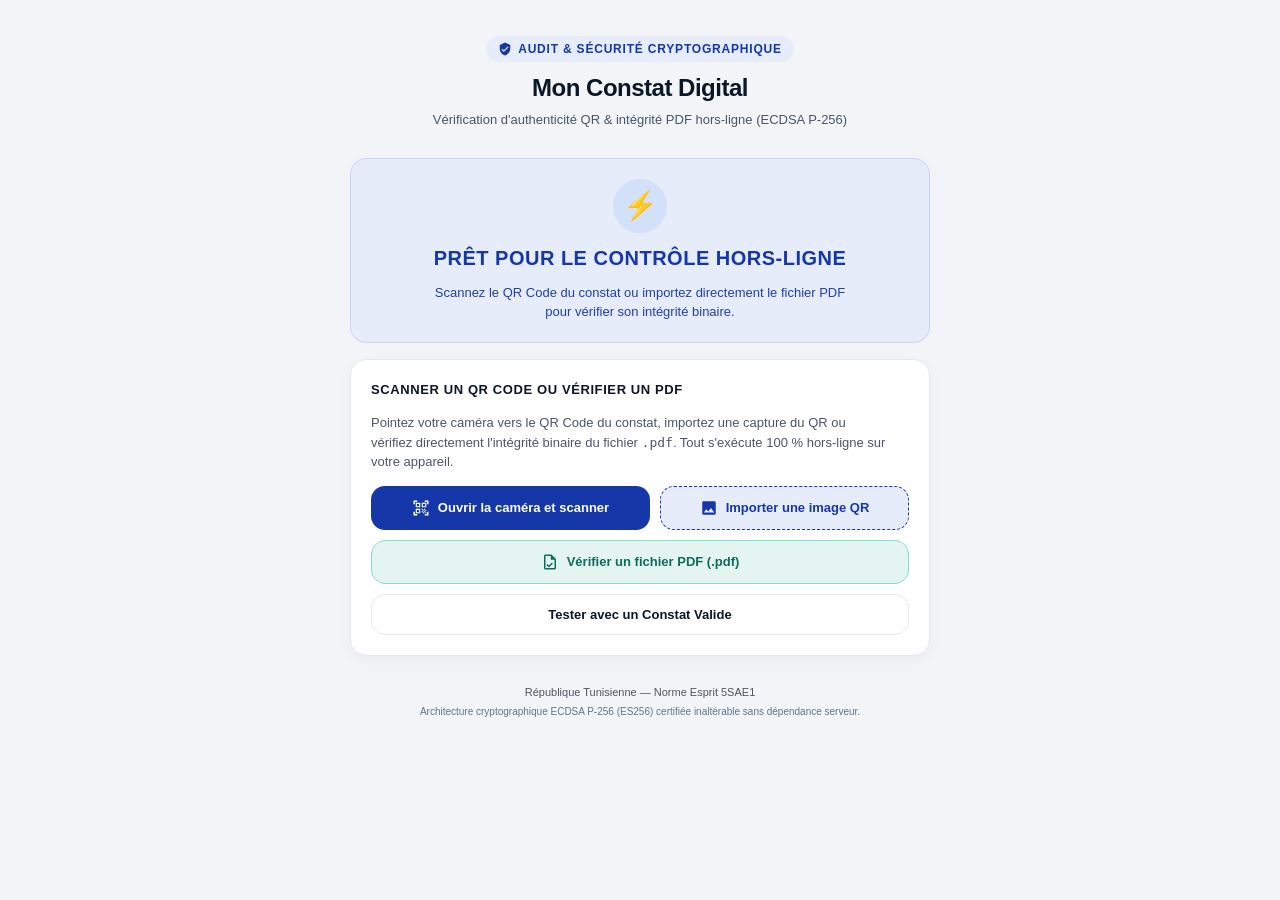
<file: verifier-pwa/index.html>
<!DOCTYPE html>
<html lang="fr">
<head>
  <meta charset="UTF-8">
  <meta name="viewport" content="width=device-width, initial-scale=1.0">
  <meta name="theme-color" content="#1537A8">
  <meta name="description" content="Vérificateur d'authenticité hors-ligne des constats amiables numériques (ECDSA P-256 JWS & PDF)">
  <meta http-equiv="Content-Security-Policy" content="default-src 'none'; script-src 'self'; style-src 'self'; img-src 'self' data:; media-src 'self' mediastream:; font-src 'self'; connect-src 'none'; object-src 'none'; base-uri 'none'; form-action 'none';">
  <title>Certification Constat | Mon Constat Digital</title>
  <link rel="stylesheet" href="style.css">
</head>
<body>

  <main class="container">
    <!-- En-tête Marque -->
    <header class="brand-header">
      <div class="brand-badge">
        <svg width="14" height="14" viewBox="0 0 24 24" fill="currentColor" aria-hidden="true">
          <path d="M12 1L3 5v6c0 5.55 3.84 10.74 9 12 5.16-1.26 9-6.45 9-12V5l-9-4zm-2 16l-4-4 1.41-1.41L10 14.17l6.59-6.59L18 9l-8 8z"/>
        </svg>
        Audit & Sécurité Cryptographique
      </div>
      <h1 class="brand-title">Mon Constat Digital</h1>
      <p class="brand-subtitle">Vérification d'authenticité QR & intégrité PDF hors-ligne (ECDSA P-256)</p>
    </header>

    <!-- Zone de statut dynamique -->
    <section id="result-area" aria-live="polite">
      <!-- Rempli dynamiquement par verify.js -->
    </section>

    <!-- Scanner QR Code & Vérificateur PDF intégrés -->
    <section id="scanner-box" class="card scanner-box hidden" aria-labelledby="scanner-heading">
      <h2 id="scanner-heading" class="card-title">Scanner un QR Code ou vérifier un PDF</h2>
      <p class="helper-text">
        Pointez votre caméra vers le QR Code du constat, importez une capture du QR ou vérifiez directement l'intégrité binaire du fichier <code>.pdf</code>. Tout s'exécute 100 % hors-ligne sur votre appareil.
      </p>

      <div id="scanner-stage" class="scanner-stage hidden">
        <video
          id="qr-video"
          class="scanner-video"
          autoplay
          playsinline
          muted
          aria-label="Aperçu caméra pour scanner le QR code du constat"
        ></video>
        <div class="scanner-reticle" aria-hidden="true">
          <span class="corner tl"></span>
          <span class="corner tr"></span>
          <span class="corner bl"></span>
          <span class="corner br"></span>
        </div>
      </div>

      <canvas id="qr-canvas" hidden></canvas>
      <input id="qr-file-input" type="file" accept="image/*" hidden>
      <input id="pdf-file-input" type="file" accept="application/pdf,.pdf" hidden>

      <p id="scanner-status" class="scanner-status hidden" role="status" aria-live="polite"></p>

      <div class="btn-group">
        <button id="start-scan-btn" class="btn btn-primary" type="button">
          <svg width="18" height="18" viewBox="0 0 24 24" fill="currentColor" aria-hidden="true">
            <path d="M9.5 6.5v3h-3v-3h3M11 5H5v6h6V5zm-1.5 9.5v3h-3v-3h3M11 13H5v6h6v-6zm6.5-6.5v3h-3v-3h3M19 5h-6v6h6V5zm-6 8h1.5v1.5H13V13zm1.5 1.5H16V16h-1.5v-1.5zM16 13h1.5v1.5H16V13zm-3 3h1.5v1.5H13V16zm1.5 1.5H16V19h-1.5v-1.5zM16 16h1.5v1.5H16V16zm1.5-1.5H19V16h-1.5v-1.5zm0 3H19V19h-1.5v-1.5zM22 7h-2V4h-3V2h5v5zm0 15v-5h-2v3h-3v2h5zM2 22h5v-2H4v-3H2v5zM2 2v5h2V4h3V2H2z"/>
          </svg>
          <span id="start-scan-label">Ouvrir la caméra et scanner</span>
        </button>

        <button id="upload-scan-btn" class="btn btn-scan" type="button">
          <svg width="18" height="18" viewBox="0 0 24 24" fill="currentColor" aria-hidden="true">
            <path d="M21 19V5c0-1.1-.9-2-2-2H5c-1.1 0-2 .9-2 2v14c0 1.1.9 2 2 2h14c1.1 0 2-.9 2-2zM8.5 13.5l2.5 3.01L14.5 12l4.5 6H5l3.5-4.5z"/>
          </svg>
          Importer une image QR
        </button>

        <button id="verify-pdf-btn" class="btn btn-pdf" type="button">
          <svg width="18" height="18" viewBox="0 0 24 24" fill="currentColor" aria-hidden="true">
            <path d="M14 2H6c-1.1 0-2 .9-2 2v16c0 1.1.9 2 2 2h12c1.1 0 2-.9 2-2V8l-6-6zm4 18H6V4h7v5h5v11zm-9.5-5.5l2 2 4-4 1.4 1.4-5.4 5.4-3.4-3.4 1.4-1.4z"/>
          </svg>
          Vérifier un fichier PDF (.pdf)
        </button>

        <button id="demo-btn" class="btn btn-secondary" type="button">
          Tester avec un Constat Valide
        </button>
      </div>
    </section>

    <!-- Actions post-vérification -->
    <div id="post-verify-actions" class="post-actions hidden">
      <button id="rescan-btn" class="btn btn-primary" type="button">
        Scanner un autre QR Code
      </button>
      <button id="post-verify-pdf-btn" class="btn btn-pdf" type="button">
        Contrôler un fichier PDF (.pdf)
      </button>
    </div>

    <!-- Détails vérifiés du constat et/ou du PDF -->
    <section id="details-area" class="details-stack hidden">
      <!-- Rempli dynamiquement par verify.js -->
    </section>

    <!-- Pied de page officiel -->
    <footer class="footer">
      <p>République Tunisienne — Norme Esprit 5SAE1</p>
      <p class="footer-note">
        Architecture cryptographique ECDSA P-256 (ES256) certifiée inaltérable sans dépendance serveur.
      </p>
    </footer>
  </main>

  <script src="jsqr.js"></script>
  <script src="verify.js"></script>
</body>
</html>
</file>
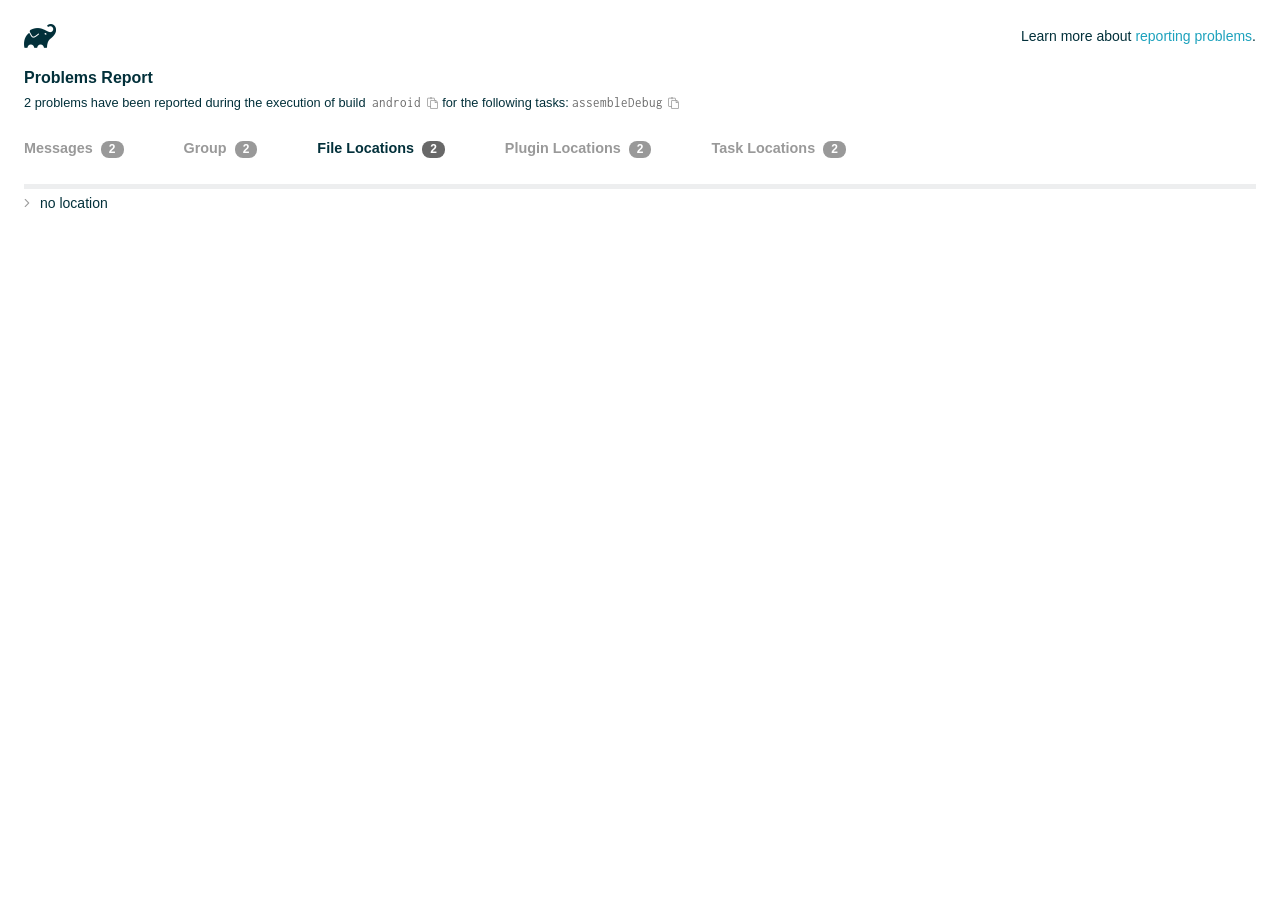
<file: android/build/reports/problems/problems-report.html>
<!DOCTYPE html>

<html lang="en">
<head>
    <!-- Required meta tags -->
    <meta charset="utf-8">
    <meta name="viewport" content="width=device-width, initial-scale=1, shrink-to-fit=no">

                    <style type="text/css">
                /*! normalize.css v7.0.0 | MIT License | github.com/necolas/normalize.css */
html {
    line-height: 1.15;
    -ms-text-size-adjust: 100%;
    -webkit-text-size-adjust: 100%
}

body {
    margin: 0
}

article, aside, footer, header, nav, section {
    display: block
}

h1 {
    font-size: 2em;
    margin: .67em 0
}

figcaption, figure, main {
    display: block
}

figure {
    margin: 1em 40px
}

hr {
    box-sizing: content-box;
    height: 0;
    overflow: visible
}

pre {
    font-family: monospace, monospace;
    font-size: 1em
}

a {
    background-color: transparent;
    -webkit-text-decoration-skip: objects
}

abbr[title] {
    border-bottom: none;
    text-decoration: underline;
    text-decoration: underline dotted
}

b, strong {
    font-weight: inherit
}

b, strong {
    font-weight: bolder
}

code, kbd, samp {
    font-family: monospace, monospace;
    font-size: 1em
}

dfn {
    font-style: italic
}

mark {
    background-color: #ff0;
    color: #000
}

small {
    font-size: 80%
}

sub, sup {
    font-size: 75%;
    line-height: 0;
    position: relative;
    vertical-align: baseline
}

sub {
    bottom: -.25em
}

sup {
    top: -.5em
}

audio, video {
    display: inline-block
}

audio:not([controls]) {
    display: none;
    height: 0
}

img {
    border-style: none
}

svg:not(:root) {
    overflow: hidden
}

button, input, optgroup, select, textarea {
    font-family: sans-serif;
    font-size: 100%;
    line-height: 1.15;
    margin: 0
}

button, input {
    overflow: visible
}

button, select {
    text-transform: none
}

[type=reset], [type=submit], button, html [type=button] {
    -webkit-appearance: button
}

[type=button]::-moz-focus-inner, [type=reset]::-moz-focus-inner, [type=submit]::-moz-focus-inner, button::-moz-focus-inner {
    border-style: none;
    padding: 0
}

[type=button]:-moz-focusring, [type=reset]:-moz-focusring, [type=submit]:-moz-focusring, button:-moz-focusring {
    outline: 1px dotted ButtonText
}

fieldset {
    padding: .35em .75em .625em
}

legend {
    box-sizing: border-box;
    color: inherit;
    display: table;
    max-width: 100%;
    padding: 0;
    white-space: normal
}

progress {
    display: inline-block;
    vertical-align: baseline
}

textarea {
    overflow: auto
}

[type=checkbox], [type=radio] {
    box-sizing: border-box;
    padding: 0
}

[type=number]::-webkit-inner-spin-button, [type=number]::-webkit-outer-spin-button {
    height: auto
}

[type=search] {
    -webkit-appearance: textfield;
    outline-offset: -2px
}

[type=search]::-webkit-search-cancel-button, [type=search]::-webkit-search-decoration {
    -webkit-appearance: none
}

::-webkit-file-upload-button {
    -webkit-appearance: button;
    font: inherit
}

details, menu {
    display: block
}

summary {
    display: list-item
}

canvas {
    display: inline-block
}

template {
    display: none
}

[hidden] {
    display: none
}

/* configuration cache styles */

.report-wrapper {
    margin: 0;
    padding: 0 24px;
}

.gradle-logo {
    width: 32px;
    height: 24px;
    background-image: url("[data-uri]");
    background-size: contain;
}

.header {
    display: flex;
    flex-wrap: wrap;
    top: 0;
    left: 0;
    width: 100%;
    padding-top: 24px;
    background-color: white;
}

.learn-more {
    margin-left: auto;
    align-self: center;
    font-size: 0.875rem;
    font-weight: normal;
}

.title {
    display: flex;
    align-items: center;
    padding: 18px 0 24px 0;
    flex: 1 0 100%;
}

.content {
    font-size: 0.875rem;
    white-space: nowrap;
}

.content ol:first-of-type {
    margin: 0;
}

.tree-btn {
    cursor: pointer;
    display: inline-block;
    width: 16px;
    height: 16px;
    background-size: contain;
    background-repeat: no-repeat;
    vertical-align: middle;
    margin-top: -0.2em;
}

.tree-btn.collapsed {
    background-image: url('data:image/svg+xml;utf8,<svg xmlns="http://www.w3.org/2000/svg" viewBox="0 0 192 512"><path d="M166.9 264.5l-117.8 116c-4.7 4.7-12.3 4.7-17 0l-7.1-7.1c-4.7-4.7-4.7-12.3 0-17L127.3 256 25.1 155.6c-4.7-4.7-4.7-12.3 0-17l7.1-7.1c4.7-4.7 12.3-4.7 17 0l117.8 116c4.6 4.7 4.6 12.3-.1 17z" fill="%23999999" stroke="%23999999"/></svg>');
}

.tree-btn.expanded {
    background-image: url('data:image/svg+xml;utf8,<svg xmlns="http://www.w3.org/2000/svg" viewBox="0 0 256 512"><path d="M119.5 326.9L3.5 209.1c-4.7-4.7-4.7-12.3 0-17l7.1-7.1c4.7-4.7 12.3-4.7 17 0L128 287.3l100.4-102.2c4.7-4.7 12.3-4.7 17 0l7.1 7.1c4.7 4.7 4.7 12.3 0 17L136.5 327c-4.7 4.6-12.3 4.6-17-.1z" fill="%23999999" stroke="%23999999"/></svg>');
}

ul .tree-btn {
    margin-right: 3px;
}

.leaf-icon {
    display: inline-block;
    width: 16px;
    height: 16px;
    background-image: url('data:image/svg+xml;utf8,<svg xmlns="http://www.w3.org/2000/svg" viewBox="0 0 256 512"><path d="M32 256 H224" stroke="%23999999" stroke-width="48" stroke-linecap="round"/></svg>');
    background-size: contain;
    background-repeat: no-repeat;
    vertical-align: middle;
    margin-top: -0.2em;
}

.invisible-text {
    user-select: all; /* Allow the text to be selectable */
    color: transparent; /* Hide the text */
    text-indent: -9999px; /* Move the text out of view */
    position: relative;
    white-space: pre; /* Preserve meaningful whitespace in the invisible text for copying */
}

.text-for-copy {
    display: inline-block;
}

.enum-icon {
    display: inline-block;
    width: 16px;
    height: 16px;
    background-image: url('data:image/svg+xml;utf8,<svg xmlns="http://www.w3.org/2000/svg" viewBox="0 0 1024 1024"><circle cx="512" cy="512" r="200" /></svg>');
    background-size: contain;
    background-repeat: no-repeat;
    vertical-align: middle;
    margin-inline-start: 0.5ex;
    margin-inline-end: 0.5ex;
    margin-top: -0.2em;
}

.error-icon {
    display: inline-block;
    width: 16px;
    height: 16px;
    background-image: url('data:image/svg+xml;utf8,<svg xmlns="http://www.w3.org/2000/svg" viewBox="0 0 320 512"><path d="M193.94 256L296.5 153.44l21.15-21.15c3.12-3.12 3.12-8.19 0-11.31l-22.63-22.63c-3.12-3.12-8.19-3.12-11.31 0L160 222.06 36.29 98.34c-3.12-3.12-8.19-3.12-11.31 0L2.34 120.97c-3.12 3.12-3.12 8.19 0 11.31L126.06 256 2.34 379.71c-3.12 3.12-3.12 8.19 0 11.31l22.63 22.63c3.12 3.12 8.19 3.12 11.31 0L160 289.94 262.56 392.5l21.15 21.15c3.12 3.12 8.19 3.12 11.31 0l22.63-22.63c3.12-3.12 3.12-8.19 0-11.31L193.94 256z" fill="%23FC461E" stroke="%23FC461E"/></svg>');
    background-size: contain;
    background-repeat: no-repeat;
    vertical-align: middle;
    margin-inline-start: 0.5ex;
    margin-inline-end: 0.5ex;
    margin-top: -0.2em;
}

.advice-icon {
    display: inline-block;
    width: 16px;
    height: 16px;
    background-image: url('data:image/svg+xml;utf8,<svg width="800px" height="800px" viewBox="-4.93 0 122.88 122.88" version="1.1" id="Layer_1" xmlns="http://www.w3.org/2000/svg" xmlns:xlink="http://www.w3.org/1999/xlink"  style="enable-background:new 0 0 113.01 122.88" xml:space="preserve"><g><path d="M44.13,102.06c-1.14,0.03-2.14-0.81-2.3-1.96c-0.17-1.2,0.64-2.31,1.82-2.54c-1.3-7.37-4.85-11.43-8.6-15.72 c-2.92-3.34-5.95-6.81-8.34-11.92c-2.35-5.03-3.64-10.23-3.6-15.63c0.05-5.4,1.42-10.96,4.4-16.71c0.02-0.04,0.04-0.07,0.06-0.11 l0,0c3.91-6.62,9.38-11.04,15.47-13.52c5.11-2.09,10.66-2.8,16.1-2.3c5.42,0.5,10.73,2.2,15.37,4.94 c5.9,3.49,10.75,8.67,13.42,15.21c1.44,3.54,2.42,7.49,2.54,11.82c0.12,4.31-0.62,8.96-2.61,13.88 c-2.66,6.59-6.18,10.68-9.47,14.51c-3.03,3.53-5.85,6.81-7.42,11.84c0.89,0.21,1.59,0.94,1.73,1.9c0.17,1.24-0.7,2.39-1.94,2.56 l-0.77,0.11c-0.14,1.09-0.23,2.26-0.27,3.51l0.25-0.04c1.24-0.17,2.39,0.7,2.56,1.94c0.17,1.24-0.7,2.39-1.94,2.56l-0.78,0.11 c0.01,0.15,0.02,0.3,0.03,0.45l0,0c0.07,0.88,0.08,1.73,0.03,2.54l0.13-0.02c1.25-0.15,2.38,0.74,2.54,1.98 c0.15,1.25-0.74,2.38-1.98,2.54l-1.68,0.21c-1.2,3.11-3.34,5.48-5.87,6.94c-1.74,1.01-3.67,1.59-5.61,1.71 c-1.97,0.12-3.96-0.25-5.78-1.13c-2.08-1.02-3.94-2.71-5.29-5.14c-0.65-0.33-1.13-0.97-1.23-1.75c-0.04-0.31-0.01-0.61,0.07-0.89 c-0.39-1.16-0.68-2.43-0.87-3.83l-0.07,0.01c-1.24,0.17-2.39-0.7-2.56-1.94c-0.17-1.24,0.7-2.39,1.94-2.56l0.54-0.08 C44.19,104.32,44.18,103.16,44.13,102.06L44.13,102.06z M2.18,58.86C1.01,58.89,0.04,57.98,0,56.81c-0.04-1.17,0.88-2.14,2.05-2.18 l8.7-0.3c1.17-0.04,2.14,0.88,2.18,2.05c0.04,1.17-0.88,2.14-2.05,2.18L2.18,58.86L2.18,58.86z M110.68,50.25 c1.16-0.12,2.2,0.73,2.32,1.89c0.12,1.16-0.73,2.2-1.89,2.32l-8.66,0.91c-1.16,0.12-2.2-0.73-2.32-1.89 c-0.12-1.16,0.73-2.2,1.89-2.32L110.68,50.25L110.68,50.25z M94.91,14.78c0.65-0.97,1.96-1.23,2.93-0.58 c0.97,0.65,1.23,1.96,0.58,2.93l-4.84,7.24c-0.65,0.97-1.96,1.23-2.93,0.58c-0.97-0.65-1.23-1.96-0.58-2.93L94.91,14.78 L94.91,14.78z M57.63,2.06c0.03-1.17,1-2.09,2.16-2.06c1.17,0.03,2.09,1,2.06,2.16l-0.22,8.7c-0.03,1.17-1,2.09-2.16,2.06 c-1.17-0.03-2.09-1-2.06-2.16L57.63,2.06L57.63,2.06z M13.88,15.53c-0.86-0.8-0.9-2.14-0.11-2.99c0.8-0.86,2.14-0.9,2.99-0.11 l6.37,5.94c0.86,0.8,0.9,2.14,0.11,2.99c-0.8,0.86-2.14,0.9-2.99,0.11L13.88,15.53L13.88,15.53z M47.88,96.95l18.49-2.63 c1.59-6.7,5.05-10.73,8.8-15.08c3.08-3.58,6.36-7.4,8.76-13.34c1.76-4.35,2.41-8.43,2.31-12.19c-0.1-3.75-0.96-7.21-2.24-10.34 c-2.3-5.63-6.51-10.11-11.65-13.15c-4.11-2.43-8.8-3.94-13.59-4.37c-4.77-0.44-9.64,0.19-14.13,2.02 c-5.26,2.15-9.99,5.97-13.39,11.72c-2.64,5.12-3.86,10.02-3.9,14.73c-0.04,4.74,1.11,9.33,3.2,13.8c2.13,4.56,4.97,7.8,7.69,10.92 C42.47,83.9,46.48,88.49,47.88,96.95L47.88,96.95z M65.62,99.02l-17.27,2.45c0.05,1.1,0.07,2.25,0.05,3.47l17.05-2.42 C65.47,101.29,65.52,100.12,65.62,99.02L65.62,99.02z M48.49,109.52c0.12,0.92,0.3,1.76,0.53,2.54l16.55-2.04 c0.11-0.86,0.13-1.77,0.05-2.74l0,0l0-0.02l-0.01-0.17L48.49,109.52L48.49,109.52z M51.37,116.36c0.64,0.67,1.35,1.19,2.1,1.55 c1.15,0.56,2.42,0.79,3.67,0.72c1.29-0.08,2.57-0.47,3.74-1.15c1.1-0.64,2.09-1.53,2.88-2.65L51.37,116.36L51.37,116.36z"/></g></svg>');
    background-size: contain;
    background-repeat: no-repeat;
    vertical-align: middle;
    margin-inline-start: 0.5ex;
    margin-inline-end: 0.5ex;
    margin-top: -0.2em;
}

.warning-icon {
    display: inline-block;
    width: 13px;
    height: 13px;
    background-image: url('data:image/svg+xml;utf8,<svg xmlns="http://www.w3.org/2000/svg" viewBox="0 0 576 512"><path d="M270.2 160h35.5c3.4 0 6.1 2.8 6 6.2l-7.5 196c-.1 3.2-2.8 5.8-6 5.8h-20.5c-3.2 0-5.9-2.5-6-5.8l-7.5-196c-.1-3.4 2.6-6.2 6-6.2zM288 388c-15.5 0-28 12.5-28 28s12.5 28 28 28 28-12.5 28-28-12.5-28-28-28zm281.5 52L329.6 24c-18.4-32-64.7-32-83.2 0L6.5 440c-18.4 31.9 4.6 72 41.6 72H528c36.8 0 60-40 41.5-72zM528 480H48c-12.3 0-20-13.3-13.9-24l240-416c6.1-10.6 21.6-10.7 27.7 0l240 416c6.2 10.6-1.5 24-13.8 24z" fill="%23DEAD22" stroke="%23DEAD22"/></svg>');
    background-size: contain;
    background-repeat: no-repeat;
    vertical-align: middle;
    margin-inline-start: 0.3ex;
    margin-inline-end: 1.1ex;
    margin-top: -0.1em;
}

.documentation-button {
    cursor: pointer;
    display: inline-block;
    width: 13px;
    height: 13px;
    background-image: url('data:image/svg+xml;utf8,<svg xmlns="http://www.w3.org/2000/svg" viewBox="0 0 512 512"><path d="M256 340c-15.464 0-28 12.536-28 28s12.536 28 28 28 28-12.536 28-28-12.536-28-28-28zm7.67-24h-16c-6.627 0-12-5.373-12-12v-.381c0-70.343 77.44-63.619 77.44-107.408 0-20.016-17.761-40.211-57.44-40.211-29.144 0-44.265 9.649-59.211 28.692-3.908 4.98-11.054 5.995-16.248 2.376l-13.134-9.15c-5.625-3.919-6.86-11.771-2.645-17.177C185.658 133.514 210.842 116 255.67 116c52.32 0 97.44 29.751 97.44 80.211 0 67.414-77.44 63.849-77.44 107.408V304c0 6.627-5.373 12-12 12zM256 40c118.621 0 216 96.075 216 216 0 119.291-96.61 216-216 216-119.244 0-216-96.562-216-216 0-119.203 96.602-216 216-216m0-32C119.043 8 8 119.083 8 256c0 136.997 111.043 248 248 248s248-111.003 248-248C504 119.083 392.957 8 256 8z" fill="%23999999" stroke="%23999999"/></svg>');
    background-size: contain;
    background-repeat: no-repeat;
    vertical-align: middle;
    margin-inline-start: 0.5ex;
    margin-inline-end: 0.5ex;
    margin-top: -0.2em;
}

.documentation-button::selection {
    color: transparent;
}

.documentation-button:hover {
    color: transparent;
}

.copy-button {
    cursor: pointer;
    display: inline-block;
    width: 12px;
    height: 12px;
    background-image: url('data:image/svg+xml;utf8,<svg xmlns="http://www.w3.org/2000/svg" viewBox="0 0 448 512"><path d="M433.941 193.941l-51.882-51.882A48 48 0 0 0 348.118 128H320V80c0-26.51-21.49-48-48-48h-66.752C198.643 13.377 180.858 0 160 0s-38.643 13.377-45.248 32H48C21.49 32 0 53.49 0 80v288c0 26.51 21.49 48 48 48h80v48c0 26.51 21.49 48 48 48h224c26.51 0 48-21.49 48-48V227.882a48 48 0 0 0-14.059-33.941zm-22.627 22.627a15.888 15.888 0 0 1 4.195 7.432H352v-63.509a15.88 15.88 0 0 1 7.431 4.195l51.883 51.882zM160 30c9.941 0 18 8.059 18 18s-8.059 18-18 18-18-8.059-18-18 8.059-18 18-18zM48 384c-8.822 0-16-7.178-16-16V80c0-8.822 7.178-16 16-16h66.752c6.605 18.623 24.389 32 45.248 32s38.643-13.377 45.248-32H272c8.822 0 16 7.178 16 16v48H176c-26.51 0-48 21.49-48 48v208H48zm352 96H176c-8.822 0-16-7.178-16-16V176c0-8.822 7.178-16 16-16h144v72c0 13.2 10.8 24 24 24h72v208c0 8.822-7.178 16-16 16z" fill="%23999999" stroke="%23999999"/></svg>');
    background-size: contain;
    background-repeat: no-repeat;
    vertical-align: middle;
    margin-inline-start: 0.5ex;
    margin-top: -0.2em;
}

.groups{
    display: flex;
    border-bottom: 1px solid #EDEEEF;
    flex: 1 0 100%;
}

.uncategorized {
    display: flex;
    border-top: 4px solid #EDEEEF;
    flex: 1 0 100%;
}

.group-selector {
    padding: 0 52px 24px 0;
    font-size: 0.9rem;
    font-weight: bold;
    color: #999999;
    cursor: pointer;
}

.group-selector__count {
    margin: 0 8px;
    border-radius: 8px;
    background-color: #999;
    color: #fff;
    padding: 1px 8px 2px;
    font-size: 0.75rem;
}

.group-selector--active {
    color: #02303A;
    cursor: auto;
}

.group-selector--active .group-selector__count {
    background-color: #686868;
}

.group-selector--disabled {
    cursor: not-allowed;
}

.accordion-header {
    cursor: pointer;
}

.container {
    padding-left: 0.5em;
    padding-right: 0.5em;
}

.stacktrace {
    border-radius: 4px;
    overflow-x: auto;
    padding: 0.5rem;
    margin-bottom: 0;
    min-width: 1000px;
}

/* Lato (bold, regular) */
@font-face {
    font-display: swap;
    font-family: Lato;
    font-weight: 500;
    font-style: normal;
    src: url("https://assets.gradle.com/lato/fonts/lato-semibold/lato-semibold.woff2") format("woff2"),
    url("https://assets.gradle.com/lato/fonts/lato-semibold/lato-semibold.woff") format("woff");
}

@font-face {
    font-display: swap;
    font-family: Lato;
    font-weight: bold;
    font-style: normal;
    src: url("https://assets.gradle.com/lato/fonts/lato-bold/lato-bold.woff2") format("woff2"),
    url("https://assets.gradle.com/lato/fonts/lato-bold/lato-bold.woff") format("woff");
}

* {
    -webkit-box-sizing: border-box;
    -moz-box-sizing: border-box;
    box-sizing: border-box;
}

html,
body {
    margin: 0;
    padding: 0;
}

html {
    font-family: "Lato", "Helvetica Neue", Arial, sans-serif;
    font-size: 16px;
    font-weight: 400;
    line-height: 1.5;
}

body {
    color: #02303A;
    background-color: #ffffff;
    -webkit-text-size-adjust: 100%;
    -ms-text-size-adjust: 100%;
    -webkit-font-smoothing: antialiased;
}


/* typography */
h1, h2, h3, h4, h5, h6 {
    color: #02303A;
    text-rendering: optimizeLegibility;
    margin: 0;
}

h1 {
    font-size: 1rem;
}

h2 {
    font-size: 0.9rem;
}

h3 {
    font-size: 1.125rem;
}

h4, h5, h6 {
    font-size: 0.875rem;
}

h1 code {
    font-weight: bold;
}

ul, ol, dl {
    list-style-position: outside;
    line-height: 1.6;
    padding: 0;
    margin: 0 0 0 20px;
    list-style-type: none;
}

li {
    line-height: 2;
}

a {
    color: #1DA2BD;
    text-decoration: none;
    transition: all 0.3s ease, visibility 0s;
}

a:hover {
    color: #35c1e4;
}

/* code */
code, pre {
    font-family: Inconsolata, Monaco, "Courier New", monospace;
    font-style: normal;
    font-variant-ligatures: normal;
    font-variant-caps: normal;
    font-variant-numeric: normal;
    font-variant-east-asian: normal;
    font-weight: normal;
    font-stretch: normal;
    color: #686868;
}

*:not(pre) > code {
    letter-spacing: 0;
    padding: 0.1em 0.5ex;
    text-rendering: optimizeSpeed;
    word-spacing: -0.15em;
    word-wrap: break-word;
}

pre {
    font-size: 0.75rem;
    line-height: 1.8;
    margin-top: 0;
    margin-bottom: 1.5em;
    padding: 1rem;
}

pre code {
    background-color: transparent;
    color: inherit;
    line-height: 1.8;
    font-size: 100%;
    padding: 0;
}

a code {
    color: #1BA8CB;
}

pre.code, pre.programlisting, pre.screen, pre.tt {
    background-color: #f7f7f8;
    border-radius: 4px;
    font-size: 1em;
    line-height: 1.45;
    margin-bottom: 1.25em;
    overflow-x: auto;
    padding: 1rem;
}

li em, p em {
    padding: 0 1px;
}

code em, tt em {
    text-decoration: none;
}

code + .copy-button {
    margin-inline-start: 0.2ex;
}

.java-exception {
    font-size: 0.75rem;
    padding-left: 24px;
}

.java-exception ul {
    margin: 0;
    line-height: inherit;
}

.java-exception code {
    white-space: pre;
}

.java-exception-part-toggle {
    user-select: none;
    cursor: pointer;
    border-radius: 2px;
    padding: 0.1em 0.2em;
    background: azure;
    color: #686868;
}

                </style>
    <!-- Inconsolata is used as a default monospace font in the report. -->
    <link rel="stylesheet" href="https://fonts.googleapis.com/css?family=Inconsolata:400,700" />

    <title>Gradle Configuration Cache</title>
</head>
<body>

<div id="playground"></div>

<div class="report" id="report">
    Loading...
</div>

<script type="text/javascript">
function configurationCacheProblems() { return (
// begin-report-data
{"diagnostics":[{"locations":[{"pluginId":"com.android.internal.application"}],"problem":[{"text":"Declaring dependencies using multi-string notation has been deprecated."}],"severity":"WARNING","problemDetails":[{"text":"This will fail with an error in Gradle 10."}],"contextualLabel":"Declaring dependencies using multi-string notation has been deprecated.","documentationLink":"https://docs.gradle.org/9.3.1/userguide/upgrading_version_9.html#dependency_multi_string_notation","problemId":[{"name":"deprecation","displayName":"Deprecation"},{"name":"declaring-dependencies-using-multi-string-notation","displayName":"Declaring dependencies using multi-string notation has been deprecated."}],"solutions":[[{"text":"Please use single-string notation instead: \"com.android.tools.lint:lint-gradle:31.11.1\"."}]]},{"locations":[{"pluginId":"com.android.internal.application"}],"problem":[{"text":"Declaring dependencies using multi-string notation has been deprecated."}],"severity":"WARNING","problemDetails":[{"text":"This will fail with an error in Gradle 10."}],"contextualLabel":"Declaring dependencies using multi-string notation has been deprecated.","documentationLink":"https://docs.gradle.org/9.3.1/userguide/upgrading_version_9.html#dependency_multi_string_notation","problemId":[{"name":"deprecation","displayName":"Deprecation"},{"name":"declaring-dependencies-using-multi-string-notation","displayName":"Declaring dependencies using multi-string notation has been deprecated."}],"solutions":[[{"text":"Please use single-string notation instead: \"com.android.tools.build:aapt2:8.11.1-12782657:windows\"."}]]}],"problemsReport":{"totalProblemCount":2,"buildName":"android","requestedTasks":"assembleDebug","documentationLink":"https://docs.gradle.org/9.3.1/userguide/reporting_problems.html","documentationLinkCaption":"Problem report","summaries":[]}}
// end-report-data
);}
</script>
                <script type="text/javascript">
                !function(n,t){"object"==typeof exports&&"object"==typeof module?module.exports=t():"function"==typeof define&&define.amd?define([],t):"object"==typeof exports?exports["configuration-cache-report"]=t():n["configuration-cache-report"]=t()}(globalThis,()=>{return void 0===Math.imul&&(Math.imul=function(n,t){return(4294901760&n)*(65535&t)+(65535&n)*(0|t)|0}),void 0===ArrayBuffer.isView&&(ArrayBuffer.isView=function(n){return null!=n&&null!=n.__proto__&&n.__proto__.__proto__===Int8Array.prototype.__proto__}),void 0===Array.prototype.fill&&Object.defineProperty(Array.prototype,"fill",{value:function(n){if(null==this)throw new TypeError("this is null or not defined");for(var t=Object(this),r=t.length>>>0,i=0|arguments[1],e=i<0?Math.max(r+i,0):Math.min(i,r),u=arguments[2],o=void 0===u?r:0|u,a=o<0?Math.max(r+o,0):Math.min(o,r);e<a;)t[e]=n,e++;return t}}),[Int8Array,Int16Array,Uint16Array,Int32Array,Float32Array,Float64Array].forEach(function(n){void 0===n.prototype.fill&&Object.defineProperty(n.prototype,"fill",{value:Array.prototype.fill})}),void 0===Math.clz32&&(Math.clz32=(n=Math.log,t=Math.LN2,function(r){var i=r>>>0;return 0===i?32:31-(n(i)/t|0)|0})),globalThis["org.gradle.buildtool.internal:configuration-cache-report"]=function(n){"use strict";var t,r,i,e,u,o,a,f,s,c,h,l,_,v,g,d,w,b,m,p,k,y,q,j,B,C,x,P,S,I,z,T,L,E,M,N,A,F,D,O,R,H,$,G,U,Q,V,W,Y,K,Z,J,X,nn,tn,rn,en,un,on,an,fn,sn,cn,hn,ln,_n,vn,gn,dn,wn,bn,mn,pn,kn,yn,qn,jn,Bn,Cn,xn,Pn,Sn,In,zn,Tn,Ln=Math.imul,En=ArrayBuffer.isView,Mn=Math.clz32;function Nn(){}function An(){}function Fn(){}function Dn(n,t){if(!(t>=0))throw ue($t("Requested element count "+t+" is less than zero."));return function(n,t){if(!(t>=0))throw ue($t("Requested element count "+t+" is less than zero."));if(0===t)return ou();if(t>=n.length)return function(n){switch(n.length){case 0:return ou();case 1:return $r(n[0]);default:return function(n){return oi(function(n,t){return new hu(n,t=t!==b&&t)}(n))}(n)}}(n);if(1===t)return $r(n[0]);var r=0,i=ui(t),e=0,u=n.length;n:for(;e<u;){var o=n[e];if(e=e+1|0,i.h(o),(r=r+1|0)===t)break n}return i}(n,tt(n.length-t|0,0))}function On(n,t,r,i,e,u,o){return t=t===b?", ":t,r=r===b?"":r,i=i===b?"":i,e=e===b?-1:e,u=u===b?"...":u,o=o===b?null:o,function(n,t,r,i,e,u,o,a){r=r===b?", ":r,i=i===b?"":i,e=e===b?"":e,u=u===b?-1:u,o=o===b?"...":o,a=a===b?null:a,t.i(i);var f=0,s=0,c=n.length;n:for(;s<c;){var h=n[s];if(s=s+1|0,(f=f+1|0)>1&&t.i(r),!(u<0||f<=u))break n;Tu(t,h,a)}return u>=0&&f>u&&t.i(o),t.i(e),t}(n,Le(),t,r,i,e,u,o).toString()}function Rn(n){return n.length-1|0}function Hn(n,t,r,i,e,u,o){return t=t===b?", ":t,r=r===b?"":r,i=i===b?"":i,e=e===b?-1:e,u=u===b?"...":u,o=o===b?null:o,$n(n,Le(),t,r,i,e,u,o).toString()}function $n(n,t,r,i,e,u,o,a){r=r===b?", ":r,i=i===b?"":i,e=e===b?"":e,u=u===b?-1:u,o=o===b?"...":o,a=a===b?null:a,t.i(i);var f=0,s=n.j();n:for(;s.k();){var c=s.l();if((f=f+1|0)>1&&t.i(r),!(u<0||f<=u))break n;Tu(t,c,a)}return u>=0&&f>u&&t.i(o),t.i(e),t}function Gn(n){return new nt(n)}function Un(n){if(n.m())throw we("List is empty.");return n.n(0)}function Qn(n){if(zr(n,vt)){var t;switch(n.o()){case 0:t=ou();break;case 1:t=$r(zr(n,_t)?n.n(0):n.j().l());break;default:t=Vn(n)}return t}return au(Zn(n))}function Vn(n){return oi(n)}function Wn(n){if(zr(n,vt)&&n.o()<=1)return Qn(n);var t=Zn(n);return function(n){var t=(n.o()/2|0)-1|0;if(t<0)return k;var r=fu(n),i=0;if(i<=t)do{var e=i;i=i+1|0;var u=n.n(e);n.z1(e,n.n(r)),n.z1(r,u),r=r-1|0}while(e!==t)}(t),t}function Yn(n,t){if(!(t>=0))throw ue($t("Requested element count "+t+" is less than zero."));return function(n,t){if(!(t>=0))throw ue($t("Requested element count "+t+" is less than zero."));if(0===t)return ou();if(zr(n,vt)){if(t>=n.o())return Qn(n);if(1===t)return $r(function(n){if(zr(n,_t))return Un(n);var t=n.j();if(!t.k())throw we("Collection is empty.");return t.l()}(n))}var r=0,i=ui(t),e=n.j();n:for(;e.k();){var u=e.l();if(i.h(u),(r=r+1|0)===t)break n}return au(i)}(n,tt(n.o()-t|0,0))}function Kn(n,t){if(!(t>=0))throw ue($t("Requested element count "+t+" is less than zero."));if(0===t)return ou();var r=n.o();if(t>=r)return Qn(n);if(1===t)return $r(Jn(n));var i=ui(t);if(zr(n,Yi)){var e=r-t|0;if(e<r)do{var u=e;e=e+1|0,i.h(n.n(u))}while(e<r)}else for(var o=n.p(r-t|0);o.k();){var a=o.l();i.h(a)}return i}function Zn(n){return zr(n,vt)?Vn(n):Xn(n,ei())}function Jn(n){if(n.m())throw we("List is empty.");return n.n(fu(n))}function Xn(n,t){for(var r=n.j();r.k();){var i=r.l();t.h(i)}return t}function nt(n){this.r_1=n}function tt(n,t){return n<t?t:n}function rt(n,t){return n>t?t:n}function it(n,t){return E.u(n,t,-1)}function et(n,t){return new bu(n,t)}function ut(n){var t=n.j();if(!t.k())return ou();var r=t.l();if(!t.k())return $r(r);var i=ei();for(i.h(r);t.k();)i.h(t.l());return i}function ot(n){this.v_1=n}function at(n,t){this.w_1=n,this.x_1=t}function ft(n){return n}function st(n,t){return n-t|0}function ct(n){return n}function ht(n){return String.fromCharCode(n)}function lt(){}function _t(){}function vt(){}function gt(){}function dt(){}function wt(){}function bt(){}function mt(n,t){this.g1_1=n,this.h1_1=t}function pt(n){var t=null==n?null:$t(n);return null==t?"null":t}function kt(){t=this,this.j1_1=new yt(0,-2147483648),this.k1_1=new yt(-1,2147483647),this.l1_1=8,this.m1_1=64}function yt(n,r){null==t&&new kt,Fn.call(this),this.n1_1=n,this.o1_1=r}function qt(n){var t=n>>5,r=new Int32Array(t+1|0),i=1<<(31&n);return r[t]=r[t]|i,r}function jt(){}function Bt(n){this.y1_1=n,this.x1_1=0}function Ct(){return It(),r}function xt(){return It(),i}function Pt(){return It(),e}function St(){return It(),u}function It(){a||(a=!0,r=new ArrayBuffer(8),i=new Float64Array(Ct()),new Float32Array(Ct()),e=new Int32Array(Ct()),xt()[0]=-1,u=0!==Pt()[0]?1:0,o=1-St()|0)}function zt(n,t){return Tt(n)?Lt(n,t):n.b(t)}function Tt(n){return"string"==typeof n}function Lt(n,t){return n.charCodeAt(t)}function Et(n){return Tt(n)?n.length:n.a()}function Mt(n,t,r){return Tt(n)?Re(n,t,r):n.c(t,r)}function Nt(n){return $t(n)}function At(n,t){var r;switch(typeof n){case"number":r="number"==typeof t?Ft(n,t):t instanceof yt?Ft(n,t.v1()):Dt(n,t);break;case"string":case"boolean":r=Dt(n,t);break;default:r=function(n,t){return n.d(t)}(n,t)}return r}function Ft(n,t){var r;if(n<t)r=-1;else if(n>t)r=1;else if(n===t){var i;if(0!==n)i=0;else{var e=1/n;i=e===1/t?0:e<0?-1:1}r=i}else r=n!=n?t!=t?0:1:-1;return r}function Dt(n,t){return n<t?-1:n>t?1:0}function Ot(n){if(!("kotlinHashCodeValue$"in n)){var t=Rt(),r=new Object;r.value=t,r.enumerable=!1,Object.defineProperty(n,"kotlinHashCodeValue$",r)}return n.kotlinHashCodeValue$}function Rt(){return 4294967296*Math.random()|0}function Ht(n){return n=n===b?null:n,Object.create(n)}function $t(n){return null==n?"null":function(n){return t=n,Array.isArray(t)||En(n);var t}(n)?"[...]":"function"!=typeof n.toString?function(n){return Object.prototype.toString.call(n)}(n):n.toString()}function Gt(n){if(null==n)return 0;var t,r=typeof n;switch(r){case"object":t="function"==typeof n.hashCode?n.hashCode():Ot(n);break;case"function":t=Ot(n);break;case"number":t=function(n){return It(),(0|n)===n?Sr(n):(xt()[0]=n,Ln(Pt()[(It(),o)],31)+Pt()[St()]|0)}(n);break;case"boolean":t=Ut(n);break;case"string":t=Qt(String(n));break;case"bigint":t=function(n){for(var t=BigInt(32),r=BigInt(4294967295),i=n<0?-n:n,e=0,u=n<0?-1:1;0!=i;){var o=Number(i&r);e=Ln(31,e)+o|0,i>>=t}return Ln(e,u)}(n);break;case"symbol":t=function(n){var t,r=(t=n,Symbol.keyFor(t)!=b?(f===b&&(f=new Map),f):(s===b&&(s=new WeakMap),s)),i=r.get(n);if(i!==b)return i;var e=Rt();return r.set(n,e),e}(n);break;default:t=function(){throw new Error("Unexpected typeof `"+r+"`")}()}return t}function Ut(n){return n?1231:1237}function Qt(n){var t=0,r=0,i=n.length-1|0;if(r<=i)do{var e=r;r=r+1|0;var u=n.charCodeAt(e);t=Ln(t,31)+u|0}while(e!==i);return t}function Vt(n,t){return null==n?null==t:null!=t&&("object"==typeof n&&"function"==typeof n.equals?n.equals(t):n!=n?t!=t:"number"==typeof n&&"number"==typeof t?n===t&&(0!==n||1/n==1/t):n===t)}function Wt(n,t){null!=Error.captureStackTrace?Error.captureStackTrace(n,t):n.stack=(new Error).stack}function Yt(n){return n.prototype}function Kt(n){return n===b}function Zt(n,t,r){Jt(n,"message",function(n,t){var r;if(Kt(n)){var i;if(Kt(t))i=n;else{var e=null==t?null:t.toString();i=null==e?b:e}r=i}else r=null==n?b:n;return r}(t,r)),Jt(n,"cause",r),Jt(n,"name",Object.getPrototypeOf(n).constructor.name)}function Jt(n,t,r){Object.defineProperty(n,t,{configurable:!0,writable:!0,value:r})}function Xt(n){var t;return null==n?function(){throw Ce()}():t=n,t}function nr(){throw Pe()}function tr(){throw Ie()}function rr(){return qr(),c}function ir(){return qr(),h}function er(){return qr(),l}function ur(){return qr(),v}function or(){return qr(),g}function ar(n,t){if(qr(),_r(n,t))return 0;var r=gr(n),i=gr(t);return r&&!i?-1:!r&&i?1:gr(sr(n,t))?-1:1}function fr(n,t){qr();var r=n.o1_1>>>16|0,i=65535&n.o1_1,e=n.n1_1>>>16|0,u=65535&n.n1_1,o=t.o1_1>>>16|0,a=65535&t.o1_1,f=t.n1_1>>>16|0,s=0,c=0,h=0,l=0;return s=(s=s+((c=(c=c+((h=(h=h+((l=l+(u+(65535&t.n1_1)|0)|0)>>>16|0)|0)+(e+f|0)|0)>>>16|0)|0)+(i+a|0)|0)>>>16|0)|0)+(r+o|0)|0,new yt((h&=65535)<<16|(l&=65535),(s&=65535)<<16|(c&=65535))}function sr(n,t){return qr(),fr(n,t.s1())}function cr(n,t){if(qr(),dr(n))return rr();if(dr(t))return rr();if(_r(n,ur()))return wr(t)?ur():rr();if(_r(t,ur()))return wr(n)?ur():rr();if(gr(n))return gr(t)?cr(br(n),br(t)):br(cr(br(n),t));if(gr(t))return br(cr(n,br(t)));if(mr(n,or())&&mr(t,or()))return pr(hr(n)*hr(t));var r=n.o1_1>>>16|0,i=65535&n.o1_1,e=n.n1_1>>>16|0,u=65535&n.n1_1,o=t.o1_1>>>16|0,a=65535&t.o1_1,f=t.n1_1>>>16|0,s=65535&t.n1_1,c=0,h=0,l=0,_=0;return l=l+((_=_+Ln(u,s)|0)>>>16|0)|0,_&=65535,h=(h=h+((l=l+Ln(e,s)|0)>>>16|0)|0)+((l=(l&=65535)+Ln(u,f)|0)>>>16|0)|0,l&=65535,c=(c=(c=c+((h=h+Ln(i,s)|0)>>>16|0)|0)+((h=(h&=65535)+Ln(e,f)|0)>>>16|0)|0)+((h=(h&=65535)+Ln(u,a)|0)>>>16|0)|0,h&=65535,c=c+(((Ln(r,s)+Ln(i,f)|0)+Ln(e,a)|0)+Ln(u,o)|0)|0,new yt(l<<16|_,(c&=65535)<<16|h)}function hr(n){return qr(),4294967296*n.o1_1+function(n){return qr(),n.n1_1>=0?n.n1_1:4294967296+n.n1_1}(n)}function lr(n,t){if(qr(),t<2||36<t)throw ie("radix out of range: "+t);if(dr(n))return"0";if(gr(n)){if(_r(n,ur())){var r=vr(t),i=n.r1(r),e=sr(cr(i,r),n).u1();return lr(i,t)+e.toString(t)}return"-"+lr(br(n),t)}for(var u=2===t?31:t<=10?9:t<=21?7:t<=35?6:5,o=pr(Math.pow(t,u)),a=n,f="";;){var s=a.r1(o),c=sr(a,cr(s,o)).u1().toString(t);if(dr(a=s))return c+f;for(;c.length<u;)c="0"+c;f=c+f}}function _r(n,t){return qr(),n.o1_1===t.o1_1&&n.n1_1===t.n1_1}function vr(n){return qr(),new yt(n,n<0?-1:0)}function gr(n){return qr(),n.o1_1<0}function dr(n){return qr(),0===n.o1_1&&0===n.n1_1}function wr(n){return qr(),!(1&~n.n1_1)}function br(n){return qr(),n.s1()}function mr(n,t){return qr(),ar(n,t)<0}function pr(n){if(qr(),(t=n)!=t)return rr();if(n<=-0x8000000000000000)return ur();if(n+1>=0x8000000000000000)return qr(),_;if(n<0)return br(pr(-n));var t,r=4294967296;return new yt(n%r|0,n/r|0)}function kr(n,t){return qr(),ar(n,t)>0}function yr(n,t){return qr(),ar(n,t)>=0}function qr(){d||(d=!0,c=vr(0),h=vr(1),l=vr(-1),_=new yt(-1,2147483647),v=new yt(0,-2147483648),g=vr(16777216))}function jr(n,t,r,i,e,u,o,a,f){null!=e&&(t.prototype=Object.create(e.prototype),t.prototype.constructor=t);var s=function(n,t,r,i,e,u){return{kind:n,simpleName:t,associatedObjectKey:i,associatedObjects:e,suspendArity:u,$kClass$:b,defaultConstructor:r,iid:"interface"===n?(w===b&&(w=0),w=w+1|0):b}}(n,r,i,a,f,o);t.$metadata$=s,null!=u&&((Vt(s.iid,b)?t.prototype:t).$imask$=function(n){for(var t=1,r=[],i=0,e=n.length;i<e;){var u=n[i];i=i+1|0;var o=t,a=u.prototype.$imask$,f=null==a?u.$imask$:a;null!=f&&(r.push(f),o=f.length);var s=u.$metadata$.iid,c=null==s?null:qt(s);null!=c&&(r.push(c),o=Math.max(o,c.length)),o>t&&(t=o)}return function(n,t){for(var r=0,i=new Int32Array(n);r<n;){for(var e=r,u=0,o=0,a=t.length;o<a;){var f=t[o];o=o+1|0,e<f.length&&(u|=f[e])}i[e]=u,r=r+1|0}return i}(t,r)}(u))}function Br(n,t,r,i,e,u,o,a){jr("class",n,t,r,i,e,u,o,a)}function Cr(n,t,r,i,e,u,o,a){jr("object",n,t,r,i,e,u,o,a)}function xr(n,t,r,i,e,u,o,a){jr("interface",n,t,r,i,e,u,o,a)}function Pr(n,t,r,i){Cr(n,"Companion",b,t,r,i,b,b)}function Sr(n){return n instanceof yt?n.u1():function(n){return n>2147483647?2147483647:n<-2147483648?-2147483648:0|n}(n)}function Ir(n,t){return new Pu(n,t)}function zr(n,t){return function(n,t){var r=n.$imask$;return null!=r&&function(n,t){var r=t>>5;if(r>n.length)return!1;var i=1<<(31&t);return!(0===(n[r]&i))}(r,t)}(n,t.$metadata$.iid)}function Tr(n){return"string"==typeof n||zr(n,Nn)}function Lr(n){return new fi(n)}function Er(n,t,r){for(var i=new Int32Array(r),e=0,u=0,o=0,a=0,f=n.length;a<f;){var s=Lt(n,a);a=a+1|0;var c=t[ct(s)];if(u|=(31&c)<<o,c<32){var h=e;e=h+1|0,i[h]=u,u=0,o=0}else o=o+5|0}return i}function Mr(n,t){for(var r=0,i=n.length-1|0,e=-1,u=0;r<=i;)if(t>(u=n[e=(r+i|0)/2|0]))r=e+1|0;else{if(t===u)return e;i=e-1|0}return e-(t<u?1:0)|0}function Nr(){m=this;var n="ABCDEFGHIJKLMNOPQRSTUVWXYZabcdefghijklmnopqrstuvwxyz0123456789+/",t=new Int32Array(128),r=0,i=Et(n)-1|0;if(r<=i)do{var e=r;r=r+1|0,t[ct(Lt(n,e))]=e}while(r<=i);var u=Er("[base64]/DxENVNU+B9zCwBwBPPCkDPNnBPqDYY1R8B7FkFgTgwGgwUwmBgKwBuBScmEP/BPPPPPPrBP8B7F1B/ErBqC6B7BiBmBfQsBUwCw/KwqIwLwETPcPjQgJxFgBlBsD",t,222),o=new Int32Array(u.length),a=0,f=u.length-1|0;if(a<=f)do{var s=a;a=a+1|0,o[s]=0===s?u[s]:o[s-1|0]+u[s]|0}while(a<=f);this.a2_1=o,this.b2_1=Er("[base64]/BPPPPPPBPf4FrBjEhBpC3B5BKaWPrBOwCk/KsCuLqDHPbPxPsFtEaaqDL",t,222),this.c2_1=Er("[base64]//v+85BkwvoIsgoyI4yguI0whiwEowri4CoghsJowgqYowgm4DkwgsY/nwnzPowhmYkg6wI8yggZswikwHgxgmIoxgqYkwgk4DkxgmIkgoioBsgssoBgzgyI8g9gL8g9kI0wgwJoxgkoC0wgioFkw/[base64]//3q16B///q1qBH/qlqq9Bholqq9B1i00a1q10qD1op1HkwmigEigiy6Cptogq1Bixo1kDq7/j00B2qgoBWGFm1lz50B6s5q1+BGWhggzhwBFFhgk4//Bo2jigE8wguI8wguI8wgugUog1qoB4qjmIwwi2KgkYHHH4lBgiFWkgIWoghssMmz5smrBZ3q1y50B5sm7gzBtz1smzB5smz50BqzqtmzB5sgzqzBF2/9//5BowgoIwmnkzPkwgk4C8ys65BkgoqI0wgy6FghquZo2giY0ghiIsgh24B4ghsQ8QF/v1q1OFs0O8iCHHF1qggz/B8wg6Iznv+//B08QgohsjK0QGFk7hsQ4gB",t,222)}function Ar(){return null==m&&new Nr,m}function Fr(){p=this,this.d2_1=new Int32Array([170,186,688,704,736,837,890,7468,7544,7579,8305,8319,8336,8560,9424,11388,42652,42864,43e3,43868]),this.e2_1=new Int32Array([1,1,9,2,5,1,1,63,1,37,1,1,13,16,26,2,2,1,2,4])}function Dr(){return null==p&&new Fr,p}function Or(){}function Rr(){}function Hr(n){return function(n){if(n.m())return[];for(var t=n.o(),r=Array(t),i=n.j(),e=0;i.k();){var u=e;e=u+1|0,r[u]=i.l()}return r}(n)}function $r(n){return new fi([n])}function Gr(n){return n<0&&function(){throw ke("Index overflow has happened.")}(),n}function Ur(n){return void 0!==n.toArray?n.toArray():Hr(n)}function Qr(n){return function(n,t){for(var r=0,i=n.length;r<i;){var e=n[r];r=r+1|0,t.h(e)}return t}(i=[n],(t=i.length,r=Ht(Yt(yi)),ki(t,1,r),r));var t,r,i}function Vr(){Ve.call(this)}function Wr(n){this.i2_1=n,this.g2_1=0,this.h2_1=-1}function Yr(n,t){this.m2_1=n,Wr.call(this,n),P.o2(t,this.m2_1.o()),this.g2_1=t}function Kr(){Vr.call(this),this.r2_1=0}function Zr(){iu.call(this),this.y2_1=null,this.z2_1=null}function Jr(){Vr.call(this)}function Xr(n){if(!(n>=0))throw ue($t("capacity must be non-negative."));return Array(n)}function ni(n,t,r){n.fill(null,t,r)}function ti(n,t){return function(n,t){if(!(t>=0))throw ue($t("Invalid new array size: "+t+"."));return function(n,t){var r=n.slice(0,t);void 0!==n.$type$&&(r.$type$=n.$type$);var i=n.length;if(t>i)for(r.length=t;i<t;){var e=i;i=e+1|0,r[e]=null}return r}(n,t)}(n,t)}function ri(){y=this;var n=ui(0);n.g_1=!0,this.h3_1=n}function ii(){return null==y&&new ri,y}function ei(){return n=Ht(Yt(fi)),fi.call(n,[]),n;var n}function ui(n){return function(n,t){if(fi.call(t,[]),!(n>=0))throw ue($t("Negative initial capacity: "+n));return t}(n,Ht(Yt(fi)))}function oi(n){return function(n,t){var r=Ur(n);return fi.call(t,r),t}(n,Ht(Yt(fi)))}function ai(n,t){return P.i3(t,n.o()),t}function fi(n){ii(),Kr.call(this),this.f_1=n,this.g_1=!1}function si(n,t,r,i,e){if(r===i)return n;var u=(r+i|0)/2|0,o=si(n,t,r,u,e),a=si(n,t,u+1|0,i,e),f=o===t?n:t,s=r,c=u+1|0,h=r;if(h<=i)do{var l=h;if(h=h+1|0,s<=u&&c<=i){var _=o[s],v=a[c];e.compare(_,v)<=0?(f[l]=_,s=s+1|0):(f[l]=v,c=c+1|0)}else s<=u?(f[l]=o[s],s=s+1|0):(f[l]=a[c],c=c+1|0)}while(l!==i);return f}function ci(n,t){return(3&n)-(3&t)|0}function hi(n){return function(n,t){Zr.call(t),_i.call(t),t.p3_1=n}(Ci(),n),n}function li(){return hi(Ht(Yt(_i)))}function _i(){this.q3_1=null}function vi(n){Vr.call(this),this.s3_1=n}function gi(n){di.call(this,n)}function di(n){Jr.call(this),this.z3_1=n}function wi(n){this.f4_1=n}function bi(n){Vr.call(this),this.g4_1=n}function mi(n,t){return Jr.call(t),yi.call(t),t.h4_1=n,t}function pi(n){return mi(Ci(),n),n}function ki(n,t,r){return mi(function(n,t){return function(n,t,r){if(xi(n,r),!(t>0))throw ue($t("Non-positive load factor: "+t));return r}(n,t,Ht(Yt($i)))}(n,t),r),r}function yi(){}function qi(n,t){return 0===(r=Ln(tt(t,1),3))?0:1<<31-Mn(r);var r}function ji(n,t){return Mn(t)+1|0}function Bi(n){if(n.t4_1.q4_1!==n.v4_1)throw je("The backing map has been modified after this entry was obtained.")}function Ci(){return xi(8,n=Ht(Yt($i))),n;var n}function xi(n,t){return $i.call(t,Xr(n),null,new Int32Array(n),new Int32Array(qi(0,n)),2,0),t}function Pi(n){return n.j4_1.length}function Si(n){return n.m4_1.length}function Ii(n){n.q4_1=n.q4_1+1|0}function zi(n,t){!function(n,t){var r=Pi(n)-n.o4_1|0,i=n.o4_1-n.o()|0;return r<t&&(i+r|0)>=t&&i>=(Pi(n)/4|0)}(n,t)?function(n,t){if(t<0)throw ve("too many elements");if(t>Pi(n)){var r=P.w4(Pi(n),t);n.j4_1=ti(n.j4_1,r);var i=n,e=n.k4_1;i.k4_1=null==e?null:ti(e,r),n.l4_1=function(n,t){if(!(t>=0))throw ue($t("Invalid new array size: "+t+"."));return function(n,t){for(var r=n.length,i=t.length,e=0,u=t;e<r&&e<i;){var o=e,a=e;e=a+1|0,u[o]=n[a]}return t}(n,new Int32Array(t))}(n.l4_1,r);var u=qi(0,r);u>Si(n)&&Ei(n,u)}}(n,n.o4_1+t|0):Li(n,!0)}function Ti(n,t){return null==t?0:Ln(Gt(t),-1640531527)>>>n.p4_1|0}function Li(n,t){for(var r=0,i=0,e=n.k4_1;r<n.o4_1;){var u=n.l4_1[r];u>=0&&(n.j4_1[i]=n.j4_1[r],null!=e&&(e[i]=e[r]),t&&(n.l4_1[i]=u,n.m4_1[u]=i+1|0),i=i+1|0),r=r+1|0}ni(n.j4_1,i,n.o4_1),null==e||ni(e,i,n.o4_1),n.o4_1=i}function Ei(n,t){Ii(n),n.o4_1>n.r4_1&&Li(n,!1),n.m4_1=new Int32Array(t),n.p4_1=ji(0,t);for(var r=0;r<n.o4_1;){var i=r;if(r=i+1|0,!Mi(n,i))throw ae("This cannot happen with fixed magic multiplier and grow-only hash array. Have object hashCodes changed?")}}function Mi(n,t){for(var r=Ti(n,n.j4_1[t]),i=n.n4_1;;){if(0===n.m4_1[r])return n.m4_1[r]=t+1|0,n.l4_1[t]=r,!0;if((i=i-1|0)<0)return!1;var e=r;r=e-1|0,0===e&&(r=Si(n)-1|0)}}function Ni(n,t){for(var r=Ti(n,t),i=n.n4_1;;){var e=n.m4_1[r];if(0===e)return-1;if(e>0&&Vt(n.j4_1[e-1|0],t))return e-1|0;if((i=i-1|0)<0)return-1;var u=r;r=u-1|0,0===u&&(r=Si(n)-1|0)}}function Ai(){this.x4_1=-1640531527,this.y4_1=8,this.z4_1=2,this.a5_1=-1}function Fi(n){this.b5_1=n,this.c5_1=0,this.d5_1=-1,this.e5_1=this.b5_1.q4_1,this.f5()}function Di(n){Fi.call(this,n)}function Oi(n){Fi.call(this,n)}function Ri(n){Fi.call(this,n)}function Hi(n,t){this.t4_1=n,this.u4_1=t,this.v4_1=this.t4_1.q4_1}function $i(n,t,r,i,e,u){this.j4_1=n,this.k4_1=t,this.l4_1=r,this.m4_1=i,this.n4_1=e,this.o4_1=u,this.p4_1=ji(0,Si(this)),this.q4_1=0,this.r4_1=0,this.s4_1=!1}function Gi(){}function Ui(){return hi(n=Ht(Yt(Qi))),Qi.call(n),n;var n}function Qi(){}function Vi(){return pi(n=Ht(Yt(Wi))),Wi.call(n),n;var n}function Wi(){}function Yi(){}function Ki(){}function Zi(n){Ki.call(this),this.k6_1=n}function Ji(){Xi.call(this)}function Xi(){Ki.call(this),this.m6_1=""}function ne(){if(!B){B=!0;var n="undefined"!=typeof process&&process.versions&&!!process.versions.node;j=n?new Zi(process.stdout):new Ji}}function te(n){return Zt(n),ee.call(n),n}function re(n,t){return Zt(t,n),ee.call(t),t}function ie(n){var t=re(n,Ht(Yt(ee)));return Wt(t,ie),t}function ee(){Wt(this,ee)}function ue(n){var t=function(n,t){return _e(n,t),oe.call(t),t}(n,Ht(Yt(oe)));return Wt(t,ue),t}function oe(){Wt(this,oe)}function ae(n){var t=function(n,t){return _e(n,t),fe.call(t),t}(n,Ht(Yt(fe)));return Wt(t,ae),t}function fe(){Wt(this,fe)}function se(){var n,t=(le(n=Ht(Yt(he))),he.call(n),n);return Wt(t,se),t}function ce(n){var t=function(n,t){return _e(n,t),he.call(t),t}(n,Ht(Yt(he)));return Wt(t,ce),t}function he(){Wt(this,he)}function le(n){return te(n),ge.call(n),n}function _e(n,t){return re(n,t),ge.call(t),t}function ve(n){var t=_e(n,Ht(Yt(ge)));return Wt(t,ve),t}function ge(){Wt(this,ge)}function de(){var n,t=(le(n=Ht(Yt(be))),be.call(n),n);return Wt(t,de),t}function we(n){var t=function(n,t){return _e(n,t),be.call(t),t}(n,Ht(Yt(be)));return Wt(t,we),t}function be(){Wt(this,be)}function me(n){var t=function(n,t){return _e(n,t),pe.call(t),t}(n,Ht(Yt(pe)));return Wt(t,me),t}function pe(){Wt(this,pe)}function ke(n){var t=function(n,t){return _e(n,t),ye.call(t),t}(n,Ht(Yt(ye)));return Wt(t,ke),t}function ye(){Wt(this,ye)}function qe(){var n,t=(le(n=Ht(Yt(Be))),Be.call(n),n);return Wt(t,qe),t}function je(n){var t=function(n,t){return _e(n,t),Be.call(t),t}(n,Ht(Yt(Be)));return Wt(t,je),t}function Be(){Wt(this,Be)}function Ce(){var n,t=(le(n=Ht(Yt(xe))),xe.call(n),n);return Wt(t,Ce),t}function xe(){Wt(this,xe)}function Pe(){var n,t=(le(n=Ht(Yt(Se))),Se.call(n),n);return Wt(t,Pe),t}function Se(){Wt(this,Se)}function Ie(){var n,t=(le(n=Ht(Yt(ze))),ze.call(n),n);return Wt(t,Ie),t}function ze(){Wt(this,ze)}function Te(n){return Ee.call(n,""),n}function Le(){return Te(Ht(Yt(Ee)))}function Ee(n){this.v5_1=n}function Me(n){var t=ht(n).toUpperCase();return t.length>1?n:Lt(t,0)}function Ne(n){return function(n){return 9<=n&&n<=13||28<=n&&n<=32||160===n||n>4096&&(5760===n||8192<=n&&n<=8202||8232===n||8233===n||8239===n||8287===n||12288===n)}(n)}function Ae(){C=this,this.q6_1=new RegExp("[\\\\^$*+?.()|[\\]{}]","g"),this.r6_1=new RegExp("[\\\\$]","g"),this.s6_1=new RegExp("\\$","g")}function Fe(){return null==C&&new Ae,C}function De(n,t){Fe(),this.v6_1=n,this.w6_1=function(n){if(zr(n,vt)){var t;switch(n.o()){case 0:t=yu();break;case 1:t=Qr(zr(n,_t)?n.n(0):n.j().l());break;default:t=Xn(n,(function(n,t,r){ki(n,1,r),Wi.call(r)}(n.o(),0,r=Ht(Yt(Wi))),r))}return t}var r;return function(n){switch(n.o()){case 0:return yu();case 1:return Qr(n.j().l());default:return n}}(Xn(n,Vi()))}(t),this.x6_1=new RegExp(n,Hn(t,"","gu",b,b,b,Oe)),this.y6_1=null,this.z6_1=null}function Oe(n){return n.d7_1}function Re(n,t,r){return Ue(),n.substring(t,r)}function He(n,t){return Ue(),n.substring(t)}function $e(n){this.e7_1=n}function Ge(n,t){return Ue(),function(n,t,r){if(r=r!==b&&r,Ue(),r){var i=n.length,e=t.length,u=Math.min(i,e);if(0===u)return i-e|0;var o=0;if(o<u)do{var a=o;o=o+1|0;var f=Lt(n,a),s=Lt(t,a);if(f!==s&&(f=Me(f))!==(s=Me(s))&&(f=Lt(ht(f).toLowerCase(),0))!==(s=Lt(ht(s).toLowerCase(),0)))return st(f,s)}while(o<u);return i-e|0}return At(n,t)}(n,t,!0)}function Ue(){x||(x=!0,new $e(Ge))}function Qe(n,t,r,i,e,u){return Hu(n,t,r,i,e,u=u!==b&&u)}function Ve(){}function We(n){this.h7_1=n,this.g7_1=0}function Ye(n,t){this.k7_1=n,We.call(this,n),P.o2(t,this.k7_1.o()),this.g7_1=t}function Ke(){this.n2_1=2147483639}function Ze(){Ve.call(this)}function Je(n){this.l7_1=n}function Xe(n,t){return t===n?"(this Map)":pt(t)}function nu(n,t){var r;n:{for(var i=n.s().j();i.k();){var e=i.l();if(Vt(e.a1(),t)){r=e;break n}}r=null}return r}function tu(){}function ru(n){this.m7_1=n,Ve.call(this)}function iu(){this.c3_1=null,this.d3_1=null}function eu(){}function uu(n){return n.length>0?Lr(n):ou()}function ou(){return null==I&&new su,I}function au(n){switch(n.o()){case 0:return ou();case 1:return $r(n.n(0));default:return n}}function fu(n){return n.o()-1|0}function su(){I=this,this.n7_1=new yt(-1478467534,-1720727600)}function cu(){}function hu(n,t){this.o7_1=n,this.p7_1=t}function lu(n,t){return zr(n,vt)?n.o():t}function _u(n,t){if(zr(t,vt))return n.q(t);for(var r=!1,i=t.j();i.k();){var e=i.l();n.h(e)&&(r=!0)}return r}function vu(){}function gu(n,t){this.s7_1=n,this.r7_1=n.t7_1.p(function(n,t){if(!(0<=t&&t<=n.o()))throw me("Position index "+t+" must be in range ["+Ir(0,n.o()).toString()+"].");return n.o()-t|0}(n,t))}function du(n){Ze.call(this),this.t7_1=n}function wu(n){this.v7_1=n,this.u7_1=n.w7_1.j()}function bu(n,t){this.w7_1=n,this.x7_1=t}function mu(n){for(;n.y7_1.k();){var t=n.y7_1.l();if(n.b8_1.e8_1(t)===n.b8_1.d8_1)return n.a8_1=t,n.z7_1=1,k}n.z7_1=0}function pu(n){this.b8_1=n,this.y7_1=n.c8_1.j(),this.z7_1=-1,this.a8_1=null}function ku(n,t,r){t=t===b||t,this.c8_1=n,this.d8_1=t,this.e8_1=r}function yu(){return null==T&&new qu,T}function qu(){T=this,this.f8_1=new yt(1993859828,793161749)}function ju(n,t,r){return Bu(Bu(n,r)-Bu(t,r)|0,r)}function Bu(n,t){var r=n%t|0;return r>=0?r:r+t|0}function Cu(){L=this,this.t_1=new Pu(1,0)}function xu(){return null==L&&new Cu,L}function Pu(n,t){xu(),zu.call(this,n,t,1)}function Su(n,t,r){vu.call(this),this.p8_1=r,this.q8_1=t,this.r8_1=this.p8_1>0?n<=t:n>=t,this.s8_1=this.r8_1?n:this.q8_1}function Iu(){}function zu(n,t,r){if(0===r)throw ue("Step must be non-zero.");if(-2147483648===r)throw ue("Step must be greater than Int.MIN_VALUE to avoid overflow on negation.");this.l8_1=n,this.m8_1=function(n,t,r){var i;if(r>0)i=n>=t?t:t-ju(t,n,r)|0;else{if(!(r<0))throw ue("Step is zero.");i=n<=t?t:t+ju(n,t,0|-r)|0}return i}(n,t,r),this.n8_1=r}function Tu(n,t,r){null!=r?n.i(r(t)):null==t||Tr(t)?n.i(t):t instanceof lt?n.y5(t.t8_1):n.i($t(t))}function Lu(n,t,r){if(n===t)return!0;if(!(r=r!==b&&r))return!1;var i=Me(n),e=Me(t);return i===e||Lt(ht(i).toLowerCase(),0)===Lt(ht(e).toLowerCase(),0)}function Eu(n,t,r,i){if(r=r!==b&&r,i=i===b?0:i,1===t.length){var e=t[0];if(0!==Et(e))return function(n,t,r,i){$u(i);var e=0,u=Mu(n,t,e,r);if(-1===u||1===i)return $r($t(n));var o=i>0,a=ui(o?rt(i,10):10);n:do{var f=$t(Mt(n,e,u));if(a.h(f),e=u+t.length|0,o&&a.o()===(i-1|0))break n;u=Mu(n,t,e,r)}while(-1!==u);var s=$t(Mt(n,e,Et(n)));return a.h(s),a}(n,e,r,i)}for(var u=function(n){return new ot(n)}(function(n,t,r,i,e){r=r===b?0:r,i=i!==b&&i,$u(e=e===b?0:e);var u,o,a=Lr(t);return new Qu(n,r,e,(u=a,o=i,function(n,t){var r=function(n,t,r,i){if(!i&&1===t.o()){var e=function(n){if(zr(n,_t))return function(n){var t;switch(n.o()){case 0:throw we("List is empty.");case 1:t=n.n(0);break;default:throw ue("List has more than one element.")}return t}(n);var t=n.j();if(!t.k())throw we("Collection is empty.");var r=t.l();if(t.k())throw ue("Collection has more than one element.");return r}(t),u=Mu(n,e,r);return u<0?null:Yu(u,e)}var o=Ir(tt(r,0),Et(n));if("string"==typeof n){var a=o.l8_1,f=o.m8_1,s=o.n8_1;if(s>0&&a<=f||s<0&&f<=a)do{var c,h=a;a=a+s|0;n:{for(var l=t.j();l.k();){var _=l.l();if(Qe(_,0,n,h,_.length,i)){c=_;break n}}c=null}if(null!=c)return Yu(h,c)}while(h!==f)}else{var v=o.l8_1,g=o.m8_1,d=o.n8_1;if(d>0&&v<=g||d<0&&g<=v)do{var w,b=v;v=v+d|0;n:{for(var m=t.j();m.k();){var p=m.l();if(Hu(p,0,n,b,p.length,i)){w=p;break n}}w=null}if(null!=w)return Yu(b,w)}while(b!==g)}return null}(n,u,t,o);return null==r?null:Yu(r.m9_1,r.n9_1.length)}))}(n,t,b,r,i)),o=ui(lu(u,10)),a=u.j();a.k();){var f=Ou(n,a.l());o.h(f)}return o}function Mu(n,t,r,i){return r=r===b?0:r,(i=i!==b&&i)||"string"!=typeof n?Nu(n,t,r,Et(n),i):n.indexOf(t,r)}function Nu(n,t,r,i,e,u){var o=(u=u!==b&&u)?it(rt(r,Ru(n)),tt(i,0)):Ir(tt(r,0),rt(i,Et(n)));if("string"==typeof n&&"string"==typeof t){var a=o.l8_1,f=o.m8_1,s=o.n8_1;if(s>0&&a<=f||s<0&&f<=a)do{var c=a;if(a=a+s|0,Qe(t,0,n,c,t.length,e))return c}while(c!==f)}else{var h=o.l8_1,l=o.m8_1,_=o.n8_1;if(_>0&&h<=l||_<0&&l<=h)do{var v=h;if(h=h+_|0,Hu(t,0,n,v,Et(t),e))return v}while(v!==l)}return-1}function Au(n){var t=0,r=Et(n)-1|0,i=!1;n:for(;t<=r;){var e=Ne(zt(n,i?r:t));if(i){if(!e)break n;r=r-1|0}else e?t=t+1|0:i=!0}return Mt(n,t,r+1|0)}function Fu(){this.u8_1=0,this.v8_1=1,this.w8_1=2}function Du(n){this.x8_1=n,this.y8_1=0,this.z8_1=0,this.a9_1=0,this.b9_1=0}function Ou(n,t){return $t(Mt(n,t.k8(),t.o8()+1|0))}function Ru(n){return Et(n)-1|0}function Hu(n,t,r,i,e,u){if(i<0||t<0||t>(Et(n)-e|0)||i>(Et(r)-e|0))return!1;var o=0;if(o<e)do{var a=o;if(o=o+1|0,!Lu(zt(n,t+a|0),zt(r,i+a|0),u))return!1}while(o<e);return!0}function $u(n){if(!(n>=0))throw ue($t("Limit must be non-negative, but was "+n));return k}function Gu(n){if(n.e9_1<0)n.c9_1=0,n.f9_1=null;else{var t;if(n.h9_1.k9_1>0?(n.g9_1=n.g9_1+1|0,t=n.g9_1>=n.h9_1.k9_1):t=!1,t||n.e9_1>Et(n.h9_1.i9_1))n.f9_1=Ir(n.d9_1,Ru(n.h9_1.i9_1)),n.e9_1=-1;else{var r=n.h9_1.l9_1(n.h9_1.i9_1,n.e9_1);if(null==r)n.f9_1=Ir(n.d9_1,Ru(n.h9_1.i9_1)),n.e9_1=-1;else{var i=r.o9(),e=r.p9();n.f9_1=function(n,t){return t<=-2147483648?xu().t_1:Ir(n,t-1|0)}(n.d9_1,i),n.d9_1=i+e|0,n.e9_1=n.d9_1+(0===e?1:0)|0}}n.c9_1=1}}function Uu(n){this.h9_1=n,this.c9_1=-1,this.d9_1=function(n,t,r){if(0>r)throw ue("Cannot coerce value to an empty range: maximum "+r+" is less than minimum 0.");return n<0?0:n>r?r:n}(n.j9_1,0,Et(n.i9_1)),this.e9_1=this.d9_1,this.f9_1=null,this.g9_1=0}function Qu(n,t,r,i){this.i9_1=n,this.j9_1=t,this.k9_1=r,this.l9_1=i}function Vu(n){this.q9_1=n}function Wu(n,t){this.m9_1=n,this.n9_1=t}function Yu(n,t){return new Wu(n,t)}function Ku(n,t){var r,i=n.className;return(r="(^|.*\\s+)"+t+"($|\\s+.*)",function(n,t){return De.call(t,n,yu()),t}(r,Ht(Yt(De)))).a7(i)}function Zu(n,t){this.r9_1=n,this.s9_1=t}function Ju(n){this.t9_1=n}function Xu(n,t,r){var i,e=Ya(),u=ho(),o=Wa().ja(t),a=ho();if(0===Et(r))i=Ua();else{var f=n.la_1,s=null==f?null:new Ju(f).y9(r,"Copy reference to the clipboard");i=null==s?Ua():s}return e.ma([u,o,a,i])}function no(n){n=n===b?null:n,this.la_1=n}function to(n,t,r){co.call(this),this.pa_1=n,this.qa_1=t,this.ra_1=r}function ro(n,t){this.ua_1=n,this.va_1=t}function io(n,t,r){r=r===b?null:r,co.call(this),this.ya_1=n,this.za_1=t,this.ab_1=r}function eo(n,t,r){r=r===b?null:r,co.call(this),this.bb_1=n,this.cb_1=t,this.db_1=r}function uo(n){co.call(this),this.eb_1=n}function oo(n){co.call(this),this.fb_1=n}function ao(n){co.call(this),this.gb_1=n}function fo(n){co.call(this),this.hb_1=n}function so(n){co.call(this),this.ib_1=n}function co(){}function ho(){return bo(),M}function lo(){return bo(),N}function _o(){return bo(),A}function vo(){return bo(),F}function go(n){return bo(),Ya().jb(cf(wo),n)}function wo(n){return bo(),n.kb(["invisible-text","text-for-copy"]),k}function bo(){D||(D=!0,M=go("`"),N=go(" "),A=go("("),F=go(")"))}function mo(n,t){co.call(this),this.lb_1=n,this.mb_1=t}function po(n){co.call(this),this.nb_1=n}function ko(n,t){co.call(this),this.ob_1=n,this.pb_1=t}function yo(n){co.call(this),this.qb_1=n}function qo(n){co.call(this),this.rb_1=n}function jo(n){co.call(this),this.sb_1=n}function Bo(n,t,r){co.call(this),this.tb_1=n,this.ub_1=t,this.vb_1=r}function Co(n){co.call(this),this.wb_1=n}function xo(n){co.call(this),this.xb_1=n}function Po(n){return n.bc_1.zb_1.o()}function So(){if(G)return k;G=!0,O=new No("Inputs",0,"Build configuration inputs"),R=new No("ByMessage",1,"Problems grouped by message"),H=new No("ByLocation",2,"Problems grouped by location"),$=new No("IncompatibleTasks",3,"Incompatible tasks")}function Io(n){Us.call(this),this.cc_1=n}function zo(n){Us.call(this),this.ec_1=n}function To(n){Us.call(this),this.fc_1=n}function Lo(n){Us.call(this),this.gc_1=n}function Eo(n){Ao.call(this),this.hc_1=n}function Mo(n,t,r,i,e,u,o,a){this.ic_1=n,this.jc_1=t,this.kc_1=r,this.lc_1=i,this.mc_1=e,this.nc_1=u,this.oc_1=o,this.pc_1=a}function No(n,t,r){mt.call(this,n,t),this.uc_1=r}function Ao(){Vs.call(this)}function Fo(n,t){var r=Va(),i=cf(Yo),e=Va().ba(cf(Ko),[]),u=function(n,t){var r,i=Va(),e=cf(ta),u=Ya().ja("Learn more about the "),o=nf();return i.ba(e,[u,o.jb(cf((r=t,function(n){return n.fd(r.xc_1),k})),t.wc_1),Ya().ja(".")])}(0,t.kc_1),o=Va().ba(cf(Zo),[Oo(0,t)]),a=Va();return r.ba(i,[e,u,o,a.ba(cf(Jo),[Go(0,ra(),t.pc_1,Po(t.nc_1)),Go(0,ia(),t.pc_1,Po(t.lc_1)),Go(0,ea(),t.pc_1,Po(t.mc_1)),Go(0,ua(),t.pc_1,Po(t.oc_1))])])}function Do(n,t){var r,i,e=Va(),u=cf(Xo);switch(t.pc_1.h1_1){case 0:r=Qo(0,t.nc_1,((i=function(n){return new To(n)}).callableName="<init>",i));break;case 3:r=Qo(0,t.oc_1,function(){var n=function(n){return new Lo(n)};return n.callableName="<init>",n}());break;case 1:r=Qo(0,t.lc_1,function(){var n=function(n){return new zo(n)};return n.callableName="<init>",n}());break;case 2:r=Qo(0,t.mc_1,function(){var n=function(n){return new Io(n)};return n.callableName="<init>",n}());break;default:nr()}return e.ba(u,[r])}function Oo(n,t){return Va().ma([$o(0,t),Ro(0,t)])}function Ro(n,t){for(var r=Va(),i=t.jc_1,e=ei(),u=0,o=i.j();o.k();){var a=o.l(),f=u;u=f+1|0,_u(e,0===Gr(f)?$r(Ho(0,a)):uu([tf().ma([]),Ho(0,a)]))}return r.ka(e)}function Ho(n,t){return Ka().ma([Js(t)])}function $o(n,t){return Qa().ma([Ks().na(t.ic_1)])}function Go(n,t,r,i){var e,u,o;return Va().ba(cf((e=i,u=t,o=r,function(n){return n.w9("group-selector"),0===e?n.w9("group-selector--disabled"):u.equals(o)?n.w9("group-selector--active"):n.x9(function(n){return function(t){return new Eo(n)}}(u)),k})),[Ya().vc(t.uc_1,[Uo(0,i)])])}function Uo(n,t){return Ya().ba(cf(na),[lo(),_o(),Ya().ja(""+t),vo()])}function Qo(n,t,r){return function(n,t,r){var i,e=Va(),u=Za();return e.ma([u.ka(Tf(t,(i=r,function(n){var t,r=n.gd().yb_1;return r instanceof io?uc(i,((t=function(n){return Vo(0,n)}).callableName="viewNode",t),n,r.ya_1,r.za_1,Ws()):r instanceof eo?uc(i,function(){var n=function(n){return Vo(0,n)};return n.callableName="viewNode",n}(),n,r.bb_1,r.cb_1,Ys()):r instanceof mo?uc(i,function(){var n=function(n){return Vo(0,n)};return n.callableName="viewNode",n}(),n,r.lb_1,r.mb_1,b,Uo(0,n.gd().zb_1.o())):r instanceof to?ec(i,n,r):uc(i,function(){var n=function(n){return Vo(0,n)};return n.callableName="viewNode",n}(),n,r)})))])}(0,t.bc_1.yc().zc(),r)}function Vo(n,t){var r;return t instanceof po?Xs((r=t,function(n){return n.id("project "),n.jd(r.nb_1),k})):t instanceof Bo?Xs(function(n){return function(t){return t.id(n.tb_1+" "),t.jd(n.ub_1),t.id(" of "),t.jd(n.vb_1),k}}(t)):t instanceof jo?Xs(function(n){return function(t){return t.id("system property "),t.jd(n.sb_1),k}}(t)):t instanceof ko?Xs(function(n){return function(t){return t.id("task "),t.jd(n.ob_1),t.id(" of type "),t.jd(n.pb_1),k}}(t)):t instanceof qo?Xs(function(n){return function(t){return t.id("bean of type "),t.jd(n.rb_1),k}}(t)):t instanceof Co?Xs(function(n){return function(t){return t.id(n.wb_1),k}}(t)):t instanceof xo?Xs(function(n){return function(t){return t.id("class "),t.jd(n.xb_1),k}}(t)):t instanceof so?Xs(function(n){return function(t){return t.id(n.ib_1),k}}(t)):t instanceof uo?Js(t.eb_1):t instanceof fo?aa(t):Ya().ja($t(t))}function Wo(n){return n.w9("report-wrapper"),k}function Yo(n){return n.w9("header"),k}function Ko(n){return n.w9("gradle-logo"),k}function Zo(n){return n.w9("title"),k}function Jo(n){return n.w9("groups"),k}function Xo(n){return n.w9("content"),k}function na(n){return n.w9("group-selector__count"),k}function ta(n){return n.w9("learn-more"),k}function ra(){return So(),O}function ia(){return So(),R}function ea(){return So(),H}function ua(){return So(),$}function oa(){}function aa(n){var t;return nf().ba(cf((t=n,function(n){return n.w9("documentation-button"),n.fd(t.hb_1),k})),[])}function fa(n,t,r){this.od_1=n,this.pd_1=t,this.qd_1=r}function sa(n,t,r){this.rd_1=n,this.sd_1=t,this.td_1=r}function ca(n,t){for(var r=xa(n),i=t.trace,e=ui(i.length),u=0,o=i.length;u<o;){var a=i[u];u=u+1|0;var f=_a(a);e.h(f)}return new fa(t,r,e)}function ha(n,t){var r,i=null==(r=t.od_1.error)?null:va(r);null==i||n.h(i)}function la(n){return function(n,t,r){var i=null==n.error?null:new io(t,r);return null==i?new eo(t,r):i}(n.od_1,new uo(n.pd_1),wa(n.od_1))}function _a(n){var t;switch(n.kind){case"Project":t=new po(n.path);break;case"Task":t=new ko(n.path,n.type);break;case"TaskPath":t=new yo(n.path);break;case"Bean":t=new qo(n.type);break;case"Field":t=new Bo("field",n.name,n.declaringType);break;case"InputProperty":t=new Bo("input property",n.name,n.task);break;case"OutputProperty":t=new Bo("output property",n.name,n.task);break;case"SystemProperty":t=new jo(n.name);break;case"PropertyUsage":t=new Bo("property",n.name,n.from);break;case"BuildLogic":t=new Co(n.location);break;case"BuildLogicClass":t=new xo(n.type);break;default:t=new so("Gradle runtime")}return t}function va(n){var t=n.parts;if(null==t){var r=n.summary;return null==r?null:new uo(xa(r))}for(var i=n.summary,e=null==i?null:xa(i),u=ei(),o=0,a=t.length;o<a;){var f=t[o];o=o+1|0;var s=da(f);null==s||u.h(s)}for(var c=Hn(u,"\n"),h=ei(),l=0,_=t.length;l<_;){var v=t[l];l=l+1|0;var g=ga(v);null==g||h.h(g)}return new to(e,c,h)}function ga(n){var t=da(n);if(null==t)return null;var r,i,e=ut(new ku(new Vu(t),!0,Ba));return new ro(e,(r=!(null==n.internalText),i=e.o(),r&&i>1?Sf():null))}function da(n){var t=n.text;return null==t?n.internalText:t}function wa(n){var t=n.documentationLink;return null==t?null:new fo(t)}function ba(n,t){return new pf(ma(n,V.wd(t),Sf()))}function ma(n,t,r){return new zf(n,function(n,t){var r,i=et(Gn(n.s()),Oa);return ut(et(new at(i,new pa(Ca)),(r=t,function(n){return ma(n.o9(),n.p9().zd_1,r)})))}(t,1===Da(t)?If():Sf()),0===Da(t)?Sf():r)}function pa(n){this.xd_1=n}function ka(n){var t=ei(),r=n.pd_1,i=Un(r.fa_1).ia_1,e=$t(Au(Tr(i)?i:tr())),u=r.yd(function(n,t){var r;if(!(t>=0))throw ue($t("Requested element count "+t+" is less than zero."));if(0===t)return Qn(n);if(zr(n,vt)){var i=n.o()-t|0;if(i<=0)return ou();if(1===i)return $r(function(n){if(zr(n,_t))return Jn(n);var t=n.j();if(!t.k())throw we("Collection is empty.");for(var r=t.l();t.k();)r=t.l();return r}(n));if(r=ui(i),zr(n,_t)){if(zr(n,Yi)){var e=t,u=n.o();if(e<u)do{var o=e;e=e+1|0,r.h(n.n(o))}while(e<u)}else for(var a=n.p(t);a.k();){var f=a.l();r.h(f)}return r}}else r=ei();for(var s=0,c=n.j();c.k();){var h=c.l();s>=t?r.h(h):s=s+1|0}return au(r)}(r.fa_1,1));return t.h(new mo(new so(e),wa(n.od_1))),t.h(new uo(u)),t.q(n.qd_1),t.j3()}function ya(n){var t=ei(),r=n.pd_1,i=r.yd(r.fa_1);return t.h(new eo(new uo(i),wa(n.od_1))),t.j3()}function qa(n){var t=ei();return t.h(la(n)),t.q(n.qd_1),ha(t,n),t.j3()}function ja(n){var t=ei();return t.q(new du(n.qd_1)),t.h(la(n)),ha(t,n),t.j3()}function Ba(n){return Et(n)>0}function Ca(n,t){return function(n,t){return n===t?0:null==n?-1:null==t?1:At(null!=n&&("string"===(i=typeof(r=n))||"boolean"===i||function(n){return"number"==typeof n||n instanceof yt}(r)||zr(r,An))?n:tr(),t);var r,i}(pt(n.o9()),pt(t.o9()))}function xa(n){var t;return Q.ud((t=n,function(n){for(var r=t,i=0,e=r.length;i<e;){var u=r[i];i=i+1|0;var o=u.text;null==o||n.id(o);var a=u.name;null==a||n.jd(a)}return k}))}function Pa(n,t){return(0!==(r=n)?r.toString():"No")+" "+Sa(t,n)+" "+Ia(n)+" found";var r}function Sa(n,t){return t<2?n:n+"s"}function Ia(n){return n<=1?"was":"were"}function za(n,t){this.wc_1=n,this.xc_1=t}function Ta(n){Ea.call(this),this.ia_1=n}function La(n,t){Ea.call(this),this.ga_1=n,this.ha_1=t}function Ea(){}function Ma(){this.hd_1=ei()}function Na(){}function Aa(n){this.fa_1=n}function Fa(){}function Da(n){return n.o()}function Oa(n){var t=n.a1(),r=n.b1();return Yu(t,new Ra(zr(r,dt)?r:tr()))}function Ra(n){this.zd_1=n}function Ha(n,t,r){var i;Ga(t,n,r),i="Component mounted at #"+n.id+".",ne(),(ne(),j).j6(i)}function $a(n){var t=document.getElementById(n);if(null==t)throw ae("'"+n+"' element missing");return t}function Ga(n,t,r){var i,e,u;i=n.ca(r),e=t,u=function(n,t,r){return function(i){return Ga(n,r,n.ea(i,t)),k}}(n,r,t),bf(),e.innerHTML="",df(e,i,u)}function Ua(){return bf(),W}function Qa(){return bf(),Y}function Va(){return bf(),K}function Wa(){return bf(),Z}function Ya(){return bf(),J}function Ka(){return bf(),X}function Za(){return bf(),nn}function Ja(){return bf(),tn}function Xa(){return bf(),rn}function nf(){return bf(),en}function tf(){return bf(),un}function rf(n){this.aa_1=n}function ef(){}function uf(){an=this,sf.call(this)}function of(){return null==an&&new uf,an}function af(n,t,r,i){t=t===b?ou():t,r=r===b?null:r,i=i===b?ou():i,sf.call(this),this.fe_1=n,this.ge_1=t,this.he_1=r,this.ie_1=i}function ff(){}function sf(){}function cf(n){bf();var t,r=ei();return n(new hf((t=r,function(n){return t.h(n),k}))),r}function hf(n){this.u9_1=n}function lf(n,t){gf.call(this),this.je_1=n,this.ke_1=t}function _f(n){gf.call(this),this.le_1=n}function vf(n,t){gf.call(this),this.me_1=n,this.ne_1=t}function gf(){}function df(n,t,r){if(bf(),t instanceof af)!function(n,t,r){var i=function(n,t,r){var i=n.createElement(t);return r(i),i}(Xt(n.ownerDocument),t,r);n.appendChild(i)}(n,t.fe_1,(e=t,u=r,function(n){for(var t=e.ge_1.j();t.k();)wf(n,t.l(),u);var r=e.he_1;null==r||function(n,t){n.appendChild(Xt(n.ownerDocument).createTextNode(t))}(n,r);for(var i=e.ie_1.j();i.k();)df(n,i.l(),u);return k}));else if(t instanceof ff){var i=t instanceof ff?t:tr();df(n,i.oe_1,function(n,t){return function(r){return n(t.pe_1(r)),k}}(r,i))}else{if(Vt(t,of()))return k;nr()}var e,u}function wf(n,t,r){var i,e;bf(),t instanceof vf?n.setAttribute(t.me_1,t.ne_1):t instanceof _f?function(n,t){for(var r=ei(),i=0,e=t.length;i<e;){var u=t[i];i=i+1|0,Ku(n,u)||r.h(u)}var o=r;if(!o.m()){var a=n.className,f=$t(Au(Tr(a)?a:tr())),s=Le();s.x5(f),0!==Et(f)&&s.x5(" "),$n(o,s," "),n.className=s.toString()}}(n,[t.le_1]):t instanceof lf?n.addEventListener(t.je_1,(i=r,e=t,function(n){return n.stopPropagation(),i(e.ke_1(n)),k})):nr()}function bf(){fn||(fn=!0,W=of(),new rf("hr"),Y=new rf("h1"),new rf("h2"),K=new rf("div"),new rf("pre"),Z=new rf("code"),J=new rf("span"),X=new rf("small"),nn=new rf("ol"),tn=new rf("ul"),rn=new rf("li"),en=new rf("a"),un=new rf("br"),new rf("p"))}function mf(n){kf.call(this),this.re_1=n}function pf(n){this.bc_1=n}function kf(){}function yf(n){return n.qe(b,b,n.ac_1.ed())}function qf(){}function jf(){if(ln)return k;ln=!0,cn=new xf("Collapsed",0),hn=new xf("Expanded",1)}function Bf(n){Pf.call(this),this.ze_1=n}function Cf(n,t,r){Pf.call(this),this.we_1=n,this.xe_1=t,this.ye_1=r}function xf(n,t){mt.call(this,n,t)}function Pf(){}function Sf(){return jf(),cn}function If(){return jf(),hn}function zf(n,t,r){t=t===b?ou():t,r=r===b?Sf():r,this.yb_1=n,this.zb_1=t,this.ac_1=r}function Tf(n,t){return ut(et(n,(r=t,function(n){return function(n,t){var r,i=n.gd(),e=Xa(),u=t(n),o=i.zb_1;r=null==(i.ac_1.equals(If())&&!o.m()?o:null)?null:function(n,t){return Ja().ka(function(n,t){return Tf(n.zc(),t)}(n,t))}(n,t);var a=r;return e.ma([u,null==a?Ua():a])}(n,r)})));var r}function Lf(){if(yn)return k;yn=!0,wn=new Ef("ByMessage",0,"Messages"),bn=new Ef("ByGroup",1,"Group"),mn=new Ef("ByFileLocation",2,"File Locations"),pn=new Ef("ByPluginLocation",3,"Plugin Locations"),kn=new Ef("ByTaskLocation",4,"Task Locations")}function Ef(n,t,r){mt.call(this,n,t),this.gf_1=r}function Mf(n,t){this.hf_1=n,this.if_1=t}function Nf(n,t){this.jf_1=n,this.kf_1=t}function Af(n,t,r){ss();for(var i=ei(),e=Ui(),u=0,o=n.length;u<o;){var a=n[u];u=u+1|0;var f=a.locations;null==f||0===f.length?i.h(Uf(a)):r(a,e)||i.h(Uf(a))}var s=function(n,t,r){ss();for(var i=n.f1(),e=ui(lu(i,10)),u=i.j();u.k();){var o=u.l().m9_1;e.h(o)}var a=Vn(e);return t.m()||a.h(new zf(new hs(Q.vd("no location"),!0),t)),r>0&&a.h(Df(r)),a}(e,i,t);return new pf(new zf(new cs("text"),s))}function Ff(n){return ss(),t=n,function(n,r){var i,e=n.locations;if(null==e)i=null;else{for(var u=ei(),o=0,a=e.length;o<a;){var f=e[o];o=o+1|0,null!=t(f)&&u.h(f)}i=u}var s,c=i;if(null==c||c.m())s=!1;else{for(var h=c.j();h.k();){var l=h.l();Of(r,Xt(t(l)),n,l)}s=!0}return s};var t}function Df(n){return ss(),new zf(new uo(Q.vd(n+" more problem"+(n>1?"s have":" has")+" been skipped")))}function Of(n,t,r,i){ss();var e,u,o=n.e1(t);if(null==o){var a=ei(),f=Yu(new zf(new hs(Q.ud((u=t,function(n){return n.jd(u),k}))),a,If()),a);n.b3(t,f),e=f}else e=o;e.n9_1.h(Uf(r,i))}function Rf(n,t,r,i){var e,u;if(t=t===b?ei():t,r=r===b?Ui():r,i===b){var o=(ss(),dn);u=o+1|0,ss(),dn=u,e=o}else e=i;i=e,this.lf_1=n,this.mf_1=t,this.nf_1=r,this.of_1=i}function Hf(n,t){if(ss(),t.m())return null;for(var r,i=n,e=null,u=t.j();u.k();){var o=u.l();r=e;var a,f=i,s=o.if_1+" ("+o.hf_1+")",c=f.e1(s);if(null==c){var h=ei(),l=new Rf(new zf(new hs(Q.ud(ns(o))),h,If()),h);f.b3(s,l),a=l}else a=c;e=a,null==r||Xt(r).mf_1.y(Xt(e).lf_1)||Xt(r).mf_1.h(Xt(e).lf_1),i=Xt(e).nf_1}return e}function $f(n,t){if(ss(),n.o()===t.length){var r,i=function(n,t){var r=t.length,i=lu(n,10),e=ui(Math.min(i,r)),u=0,o=n.j();n:for(;o.k();){var a=o.l();if(u>=r)break n;var f=u;u=f+1|0;var s=Yu(a,t[f]);e.h(s)}return e}(n,t);n:if(zr(i,vt)&&i.m())r=!0;else{for(var e=i.j();e.k();){var u=e.l();if(u.m9_1.hf_1!==u.n9_1.name||u.m9_1.if_1!==u.n9_1.displayName){r=!1;break n}}r=!0}return r}return!1}function Gf(n){return ss(),On(n,":",b,b,b,b,ts)}function Uf(n,t,r){t=t===b?null:t,r=r!==b&&r,ss();var i=function(n,t,r){t=t===b?null:t,r=r!==b&&r,ss();var i=Wf(function(n,t){return ss(),n&&null!=t.contextualLabel?Xt(t.contextualLabel):Qf(t)}(r,n),t).be();return Vf(n,new uo(i))}(n,t,r),e=function(n,t,r){r=r!==b&&r,ss();var i,e=n.problemDetails;if(null==e)i=null;else{var u,o=e[0].text,a=null==o?null:Eu(o,["\n"]);if(null==a)u=null;else{for(var f=ui(lu(a,10)),s=a.j();s.k();){var c=s.l(),h=Kf(n)?Q.ud(rs(c)):Q.vd(c);f.h(h)}u=f}var l,_=u;if(null==_)l=null;else{for(var v=ui(lu(_,10)),g=_.j();g.k();){var d=new zf(new uo(g.l()));v.h(d)}l=v}var w=null==l?null:Vn(l);i=null==w?ei():w}var m=i,p=null==m?ei():m;r||null==n.contextualLabel||p.h(new zf(new uo(Q.vd(Xt(n.contextualLabel)))));var k=function(n){ss();var t=n.solutions;if(null==t||0===t.length)return null;for(var r=new ao(Q.vd("Solutions")),i=Xt(n.solutions),e=ui(i.length),u=0,o=i.length;u<o;){var a=i[u];u=u+1|0;var f=new zf(new oo(xa(a)));e.h(f)}return new zf(r,e)}(n);null==k||p.h(k);var y,q=n.error,j=null==q?null:va(q);if(null==j||p.h(new zf(j)),t){var B=n.locations;y=!(null==B||0===B.length)}else y=!1;return y&&p.h(function(n){ss();var t,r=n.locations;if(null==r)t=null;else{for(var i=ui(r.length),e=0,u=r.length;e<u;){var o=r[e];e=e+1|0;var a=new zf(new uo(Q.ud(is(o))));i.h(a)}t=i}var f=t;return new zf(new so("Locations"),null==f?ou():f)}(n)),p}(n,null==t,r);return new zf(i,e)}function Qf(n){return ss(),function(n){if(0===n.length)throw we("Array is empty.");return n[Rn(n)]}(n.problemId).displayName}function Vf(n,t,r){r=r===b?null:r,ss();var i,e=n.documentationLink,u=null==e?null:new fo(e);switch(n.severity){case"WARNING":i=new eo(t,u,r);break;case"ERROR":i=new io(t,u,r);break;case"ADVICE":i=new ls(t,u,r);break;default:console.error("no severity "+n.severity),i=t}return i}function Wf(n,t){t=t===b?null:t,ss();var r,i=new Ma;if(i.id(n),null==t);else if(null!=t.line){var e=Yf(t);i.ae(e+(r=t,ss(),null==r.line||null==r.length?"":"-"+r.length),""+t.path+e)}else null!=t.taskPath?i.jd(Xt(t.taskPath)):null!=t.pluginId&&i.jd(Xt(t.pluginId));return i}function Yf(n){var t;if(ss(),null==n.line)t=null;else{var r,i=":"+n.line,e=n.column;t=i+(null==(r=null==e?null:":"+e)?"":r)}return null==t?"":t}function Kf(n){var t;ss();var r,i=n.problemId;n:{for(var e=0,u=i.length;e<u;){var o=i[e];if(e=e+1|0,"compilation"===o.name){r=o;break n}}r=null}if(null!=r){var a,f=n.problemId;n:{for(var s=0,c=f.length;s<c;){var h=f[s];if(s=s+1|0,"java"===h.name){a=h;break n}}a=null}t=!(null==a)}else t=!1;return t}function Zf(n){return ss(),n.path}function Jf(n){return ss(),n.pluginId}function Xf(n){return ss(),n.taskPath}function ns(n){return function(t){return t.id(n.if_1),t.jd(n.hf_1),k}}function ts(n){return ss(),n.name}function rs(n){return function(t){return t.ae(function(n,t,r,i){i=i!==b&&i;var e=new RegExp(Fe().t6(" "),i?"gui":"gu"),u=Fe().u6(" ");return n.replace(e,u)}(n),""),k}}function is(n){return function(t){var r;return t.id("- "),t.jd((r=n,ss(),null!=r.path?""+r.path+Yf(r):null!=r.taskPath?Xt(r.taskPath):null!=r.pluginId?Xt(r.pluginId):"<undefined>")),k}}function es(){return Lf(),wn}function us(){return Lf(),bn}function os(){return Lf(),mn}function as(){return Lf(),pn}function fs(){return Lf(),kn}function ss(){qn||(qn=!0,_n=Ff(Zf),vn=Ff(Jf),gn=Ff(Xf),dn=0)}function cs(n){_s.call(this),this.pf_1=n}function hs(n,t){t=t!==b&&t,_s.call(this),this.qf_1=n,this.rf_1=t}function ls(n,t,r){t=t===b?null:t,co.call(this),this.sf_1=n,this.tf_1=t,this.uf_1=r}function _s(){co.call(this)}function vs(n){Us.call(this),this.vf_1=n}function gs(n){Us.call(this),this.wf_1=n}function ds(n){Us.call(this),this.xf_1=n}function ws(n){Us.call(this),this.yf_1=n}function bs(n){Us.call(this),this.zf_1=n}function ms(n){ks.call(this),this.ag_1=n}function ps(n,t,r,i,e,u,o,a,f,s){this.bg_1=n,this.cg_1=t,this.dg_1=r,this.eg_1=i,this.fg_1=e,this.gg_1=u,this.hg_1=o,this.ig_1=a,this.jg_1=f,this.kg_1=s}function ks(){Vs.call(this)}function ys(n,t){var r=ei();Po(t.eg_1)>0&&r.h(Ps(0,es(),t.kg_1,t.jg_1)),Po(t.fg_1)>0&&r.h(Ps(0,us(),t.kg_1,t.jg_1)),Po(t.gg_1)>0&&r.h(Ps(0,os(),t.kg_1,t.jg_1)),Po(t.hg_1)>0&&r.h(Ps(0,as(),t.kg_1,t.jg_1)),Po(t.ig_1)>0&&r.h(Ps(0,fs(),t.kg_1,t.jg_1));var i=Va(),e=cf(Ls),u=Va().ba(cf(Es),[]),o=function(n,t){var r,i=Va(),e=cf(Ds),u=Ya().ja("Learn more about "),o=nf();return i.ba(e,[u,o.jb(cf((r=t,function(n){return n.fd(r.xc_1),k})),t.wc_1),Ya().ja(".")])}(0,t.dg_1),a=Va().ba(cf(Ms),[js(0,t)]),f=Va();return i.ba(e,[u,o,a,f.de(cf(Ns),r)])}function qs(n,t){var r,i,e=Va(),u=cf(As);switch(t.kg_1.h1_1){case 0:r=Ss(0,t.eg_1,((i=function(n){return new vs(n)}).callableName="<init>",i));break;case 1:r=Ss(0,t.fg_1,function(){var n=function(n){return new gs(n)};return n.callableName="<init>",n}());break;case 2:r=Ss(0,t.gg_1,function(){var n=function(n){return new ds(n)};return n.callableName="<init>",n}());break;case 3:r=Ss(0,t.hg_1,function(){var n=function(n){return new ws(n)};return n.callableName="<init>",n}());break;case 4:r=Ss(0,t.ig_1,function(){var n=function(n){return new bs(n)};return n.callableName="<init>",n}());break;default:nr()}return e.ba(u,[r])}function js(n,t){return Va().ma([xs(0,t),Bs(0,t)])}function Bs(n,t){for(var r=Va(),i=t.cg_1,e=ei(),u=0,o=i.j();o.k();){var a=o.l(),f=u;u=f+1|0,_u(e,0===Gr(f)?$r(Cs(Hs(),a)):uu([tf().ma([]),Cs(Hs(),a)]))}return r.ka(e)}function Cs(n,t){return Ka().ma([Js(t)])}function xs(n,t){return Qa().ma([Ks().na(t.bg_1)])}function Ps(n,t,r,i){var e,u,o,a;return Va().ba(cf((e=i,u=t,o=r,function(n){return n.w9("group-selector"),0===e?n.w9("group-selector--disabled"):u.equals(o)?n.w9("group-selector--active"):n.x9(function(n){return function(t){return new ms(n)}}(u)),k})),[Ya().vc(t.gf_1,[(a=i,Ya().ba(cf(Fs),[lo(),_o(),Ya().ja(""+a),vo()]))])])}function Ss(n,t,r){return function(n,t,r){var i,e=Va(),u=Za();return e.ma([u.ka(Tf(t,(i=r,function(n){return function(n,t,r,i){var e,u;return t instanceof cs?Js(Q.vd(t.pf_1)):t instanceof hs?Va().ba(cf((u=t,function(n){return u.rf_1&&n.w9("uncategorized"),k})),[Va().ma([nc(r,i),Js(t.qf_1)])]):t instanceof to?ec(i,r,t):t instanceof uo?Js(t.eb_1):t instanceof oo?Va().ma([(dc(),Pn),Js(t.fb_1)]):t instanceof ao?Va().ma([nc(r,i),Js(t.gb_1)]):t instanceof io?uc(i,((e=function(n){return Is(0,n)}).callableName="viewIt",e),r,t.ya_1,t.za_1,Ws(),zs(0,t.ab_1)):t instanceof ls?uc(i,function(){var n=function(n){return Is(0,n)};return n.callableName="viewIt",n}(),r,t.sf_1,t.tf_1,(dc(),Cn),zs(0,t.uf_1)):t instanceof eo?uc(i,function(){var n=function(n){return Is(0,n)};return n.callableName="viewIt",n}(),r,t.bb_1,t.cb_1,Ys(),zs(0,t.db_1)):t instanceof so?Va().ma([nc(r,i),Js(Q.vd(t.ib_1))]):Ya().ja("Unknown node type viewNode: "+$t(t))}(Hs(),n.gd().yb_1,n,i)})))])}(0,t.bc_1.yc().zc(),r)}function Is(n,t){var r;if(t instanceof fo)r=aa(t);else if(t instanceof so)r=Js(Q.vd(t.ib_1));else if(t instanceof uo)r=Js(t.eb_1);else{var i="Unknown node type viewIt: "+$t(t);console.error(i),r=Ya().ja(i)}return r}function zs(n,t){return null==t?Ua():Ya().ba(cf(Os),[lo(),_o(),Ya().ja(""+t),vo()])}function Ts(n){return n.w9("report-wrapper"),k}function Ls(n){return n.w9("header"),k}function Es(n){return n.w9("gradle-logo"),k}function Ms(n){return n.w9("title"),k}function Ns(n){return n.w9("groups"),k}function As(n){return n.w9("content"),k}function Fs(n){return n.w9("group-selector__count"),k}function Ds(n){return n.w9("learn-more"),k}function Os(n){return n.w9("group-selector__count"),k}function Rs(){jn=this,document.title="Gradle - Problems Report"}function Hs(){return null==jn&&new Rs,jn}function $s(n,t,r){return n.te(t.dc().se(),r)}function Gs(n){Vs.call(this),this.ld_1=n}function Us(){Vs.call(this)}function Qs(n,t){Vs.call(this),this.ad_1=n,this.bd_1=t}function Vs(){}function Ws(){return dc(),Bn}function Ys(){return dc(),xn}function Ks(){return dc(),Sn}function Zs(){return dc(),In}function Js(n){return dc(),Zs().na(n)}function Xs(n){return dc(),Zs().na(Q.ud(n))}function nc(n,t){return dc(),n.gd().cf()?oc(n,t):function(n){return dc(),Ya().jb(cf(vc),ac(n))}(n)}function tc(n,t,r,i){var e,u,o;return dc(),Ya().jb(cf((e=r,u=t,o=i,function(n){return n.w9("java-exception-part-toggle"),n.x9(function(n,t){return function(r){return new Qs(n,t())}}(u,o)),n.v9("Click to "+function(n){var t;switch(dc(),n.h1_1){case 0:t="show";break;case 1:t="hide";break;default:nr()}return t}(e)),k})),"("+n+" internal "+Sa("line",n)+" "+function(n){var t;switch(dc(),n.h1_1){case 0:t="hidden";break;case 1:t="shown";break;default:nr()}return t}(r)+")")}function rc(n,t){t=t===b?Ua():t,dc();for(var r=Ja(),i=ui(lu(n,10)),e=0,u=n.j();u.k();){var o=e;e=o+1|0;var a=ic(u.l(),0===Gr(o)?t:Ua());i.h(a)}return r.ka(i)}function ic(n,t){return t=t===b?Ua():t,dc(),Xa().ma([Wa().ja(n),t])}function ec(n,t,r){dc();var i,e,u,o=Va(),a=oc(t,n),f=Ya().ja("Exception"),s=Ya().ma([(dc(),zn).y9(r.qa_1,"Copy exception to the clipboard")]),c=null==r.pa_1?null:Ya().ja(" "),h=null==c?Ua():c,l=r.pa_1,_=null==l?null:Js(l),v=null==_?Ua():_;switch(t.gd().ac_1.h1_1){case 0:i=Ua();break;case 1:i=function(n,t){dc();for(var r=Va(),i=cf(gc),e=n.ra_1,u=ui(lu(e,10)),o=0,a=e.j();a.k();){var f=a.l(),s=o;o=s+1|0;var c,h=Gr(s);if(null!=f.va_1){var l,_=tc(f.ua_1.o(),h,f.va_1,t),v=f.va_1;switch(null==v?-1:v.h1_1){case 0:l=rc(Kn(f.ua_1,1),_);break;case 1:l=rc(f.ua_1,_);break;default:nr()}c=l}else c=rc(f.ua_1);var g=c;u.h(g)}return r.de(i,u)}(r,(e=n,u=t,function(){return e(new mf(u))}));break;default:nr()}return o.ma([a,f,s,h,v,i])}function uc(n,t,r,i,e,u,o){e=e===b?null:e,u=u===b?Ua():u,o=o===b?Ua():o,dc();var a=Va(),f=nc(r,n),s=t(i),c=null==e?null:t(e);return a.ma([f,u,s,null==c?Ua():c,o])}function oc(n,t){var r,i;return dc(),Ya().jb(cf((r=n,i=t,function(n){return n.kb(["invisible-text","tree-btn"]),r.gd().ac_1===Sf()&&n.w9("collapsed"),r.gd().ac_1===If()&&n.w9("expanded"),n.v9("Click to "+function(n){var t;switch(dc(),n.h1_1){case 0:t="expand";break;case 1:t="collapse";break;default:nr()}return t}(r.gd().ac_1)),n.x9(function(n,t){return function(r){return n(new mf(t))}}(i,r)),k})),ac(n))}function ac(n){return dc(),function(n,t){var r;if(!(t>=0))throw ue($t("Count 'n' must be non-negative, but was "+t+"."));switch(t){case 0:r="";break;case 1:r=$t(n);break;default:var i="";if(0!==Et(n))for(var e=$t(n),u=t;1&~u||(i+=e),0!=(u=u>>>1|0);)e+=e;return i}return r}("    ",n.af()-1|0)+"- "}function fc(n){return dc(),n.kb(["invisible-text","error-icon"]),k}function sc(n){return dc(),n.kb(["invisible-text","advice-icon"]),k}function cc(n){return dc(),n.kb(["invisible-text","warning-icon"]),k}function hc(n){return dc(),n.kb(["invisible-text","enum-icon"]),k}function lc(n){return dc(),new Gs(n)}function _c(n){return dc(),new Gs(n)}function vc(n){return dc(),n.kb(["invisible-text","leaf-icon"]),k}function gc(n){return dc(),n.w9("java-exception"),k}function dc(){if(!Tn){Tn=!0;var n=Ya();Bn=n.jb(cf(fc),"[error] ");var t=Ya();Cn=t.jb(cf(sc),"[advice] ");var r=Ya();xn=r.jb(cf(cc),"[warn]  ");var i=Ya();Pn=i.jb(cf(hc),"[enum]  "),Sn=new no,In=new no(lc),zn=new Ju(_c)}}return xr(Nn,"CharSequence"),xr(An,"Comparable"),Br(Fn,"Number"),Br(nt),Br(ot),Br(at),Br(lt,"Char",b,b,[An]),xr(vt,"Collection"),xr(_t,"List",b,b,[vt]),xr(gt,"Entry"),xr(dt,"Map"),xr(wt,"Set",b,b,[vt]),Pr(bt),Br(mt,"Enum",b,b,[An]),Pr(kt),Br(yt,"Long",b,Fn,[Fn,An]),xr(jt,"FunctionAdapter"),Br(Bt),Cr(Nr,"Letter"),Cr(Fr,"OtherLowercase"),xr(Or,"Comparator"),Cr(Rr,"Unit"),Br(Ve,"AbstractCollection",b,b,[vt]),Br(Vr,"AbstractMutableCollection",b,Ve,[Ve,vt]),Br(Wr,"IteratorImpl"),Br(Yr,"ListIteratorImpl",b,Wr),Br(Kr,"AbstractMutableList",b,Vr,[Vr,vt,_t]),Br(iu,"AbstractMap",b,b,[dt]),Br(Zr,"AbstractMutableMap",b,iu,[iu,dt]),Br(Jr,"AbstractMutableSet",b,Vr,[Vr,wt,vt]),Pr(ri),xr(Yi,"RandomAccess"),Br(fi,"ArrayList",ei,Kr,[Kr,vt,_t,Yi]),Br(_i,"HashMap",li,Zr,[Zr,dt]),Br(vi,"HashMapValues",b,Vr,[vt,Vr]),Br(di,"HashMapEntrySetBase",b,Jr,[wt,vt,Jr]),Br(gi,"HashMapEntrySet",b,di),Br(wi),Br(bi,"HashMapValuesDefault",b,Vr),Br(yi,"HashSet",function(){return pi(Ht(Yt(yi)))},Jr,[Jr,wt,vt]),Pr(Ai),Br(Fi,"Itr"),Br(Di,"KeysItr",b,Fi),Br(Oi,"ValuesItr",b,Fi),Br(Ri,"EntriesItr",b,Fi),Br(Hi,"EntryRef",b,b,[gt]),xr(Gi,"InternalMap"),Br($i,"InternalHashMap",Ci,b,[Gi]),Br(Qi,"LinkedHashMap",Ui,_i,[_i,dt]),Br(Wi,"LinkedHashSet",Vi,yi,[yi,wt,vt]),Br(Ki,"BaseOutput"),Br(Zi,"NodeJsOutput",b,Ki),Br(Xi,"BufferedOutput",Xi,Ki),Br(Ji,"BufferedOutputToConsoleLog",Ji,Xi),Br(ee,"Exception",function n(){var t=te(Ht(Yt(ee)));return Wt(t,n),t},Error),Br(ge,"RuntimeException",function n(){var t=le(Ht(Yt(ge)));return Wt(t,n),t},ee),Br(oe,"IllegalArgumentException",function n(){var t,r=(le(t=Ht(Yt(oe))),oe.call(t),t);return Wt(r,n),r},ge),Br(fe,"IllegalStateException",function n(){var t,r=(le(t=Ht(Yt(fe))),fe.call(t),t);return Wt(r,n),r},ge),Br(he,"UnsupportedOperationException",se,ge),Br(be,"NoSuchElementException",de,ge),Br(pe,"IndexOutOfBoundsException",function n(){var t,r=(le(t=Ht(Yt(pe))),pe.call(t),t);return Wt(r,n),r},ge),Br(ye,"ArithmeticException",function n(){var t,r=(le(t=Ht(Yt(ye))),ye.call(t),t);return Wt(r,n),r},ge),Br(Be,"ConcurrentModificationException",qe,ge),Br(xe,"NullPointerException",Ce,ge),Br(Se,"NoWhenBranchMatchedException",Pe,ge),Br(ze,"ClassCastException",Ie,ge),Br(Ee,"StringBuilder",Le,b,[Nn]),Pr(Ae),Br(De,"Regex"),Br($e,"sam$kotlin_Comparator$0",b,b,[Or,jt]),Br(We,"IteratorImpl"),Br(Ye,"ListIteratorImpl",b,We),Pr(Ke),Br(Ze,"AbstractList",b,Ve,[Ve,_t]),Br(Je),Pr(tu),Br(ru,b,b,Ve),Pr(eu),Cr(su,"EmptyList",b,b,[_t,Yi]),Cr(cu,"EmptyIterator"),Br(hu,"ArrayAsCollection",b,b,[vt]),Br(vu,"IntIterator"),Br(gu),Br(du,"ReversedListReadOnly",b,Ze),Br(wu),Br(bu,"TransformingSequence"),Br(pu),Br(ku,"FilteringSequence"),Cr(qu,"EmptySet",b,b,[wt]),Pr(Cu),Br(zu,"IntProgression"),Br(Pu,"IntRange",b,zu),Br(Su,"IntProgressionIterator",b,vu),Pr(Iu),Cr(Fu,"State"),Br(Du,"LinesIterator"),Br(Uu),Br(Qu,"DelimitedRangesSequence"),Br(Vu),Br(Wu,"Pair"),Br(Zu,"Model"),Br(Ju,"CopyButtonComponent"),Br(no,"PrettyTextComponent",no),Br(co,"ProblemNode",co),Br(to,"Exception",b,co),Br(ro,"StackTracePart"),Br(io,"Error",b,co),Br(eo,"Warning",b,co),Br(uo,"Message",b,co),Br(oo,"ListElement",b,co),Br(ao,"TreeNode",b,co),Br(fo,"Link",b,co),Br(so,"Label",b,co),Br(mo,"Info",b,co),Br(po,"Project",b,co),Br(ko,"Task",b,co),Br(yo,"TaskPath",b,co),Br(qo,"Bean",b,co),Br(jo,"SystemProperty",b,co),Br(Bo,"Property",b,co),Br(Co,"BuildLogic",b,co),Br(xo,"BuildLogicClass",b,co),Br(Vs,"BaseIntent",Vs),Br(Us,"TreeIntent",b,Vs),Br(Io,"TaskTreeIntent",b,Us),Br(zo,"MessageTreeIntent",b,Us),Br(To,"InputTreeIntent",b,Us),Br(Lo,"IncompatibleTaskTreeIntent",b,Us),Br(Ao,"Intent",b,Vs),Br(Eo,"SetTab",b,Ao),Br(Mo,"Model"),Br(No,"Tab",b,mt),Cr(oa,"ConfigurationCacheReportPage"),Br(fa,"ImportedProblem"),Br(sa,"ImportedDiagnostics"),Br(pa,"sam$kotlin_Comparator$0",b,b,[Or,jt]),Br(za,"LearnMore"),Br(Ea,"Fragment"),Br(Ta,"Text",b,Ea),Br(La,"Reference",b,Ea),Br(Ma,"Builder",Ma),Pr(Na),Br(Aa,"PrettyText"),Pr(Fa),Br(Ra,"Trie"),Br(rf,"ViewFactory"),Pr(ef),Br(sf,"View"),Cr(uf,"Empty",b,sf),Br(af,"Element",b,sf),Br(ff,"MappedView",b,sf),Br(hf,"Attributes"),Br(gf,"Attribute"),Br(lf,"OnEvent",b,gf),Br(_f,"ClassName",b,gf),Br(vf,"Named",b,gf),Br(kf,"Intent"),Br(mf,"Toggle",b,kf),Br(pf,"Model"),Cr(qf,"TreeView"),Br(Pf,"Focus"),Br(Bf,"Original",b,Pf),Br(Cf,"Child",b,Pf),Br(xf,"ViewState",b,mt),Br(zf,"Tree"),Br(Ef,"Tab",b,mt),Br(Mf,"ProblemIdElement"),Br(Nf,"ProblemSummary"),Br(Rf,"ProblemNodeGroup"),Br(_s,"ProblemApiNode",b,co),Br(cs,"Text",b,_s),Br(hs,"ProblemIdNode",b,_s),Br(ls,"Advice",b,co),Br(vs,"MessageTreeIntent",b,Us),Br(gs,"ProblemIdTreeIntent",b,Us),Br(ds,"FileLocationTreeIntent",b,Us),Br(ws,"PluginLocationTreeIntent",b,Us),Br(bs,"TaskLocationTreeIntent",b,Us),Br(ks,"Intent",b,Vs),Br(ms,"SetTab",b,ks),Br(ps,"Model"),Cr(Rs,"ProblemsReportPage"),Br(Gs,"Copy",b,Vs),Br(Qs,"ToggleStackTracePart",b,Vs),Yt(nt).j=function(){return this.r_1.j()},Yt(ot).j=function(){return this.v_1.j()},Yt(at).j=function(){var n,t,r=function(n,t){for(var r=n.j();r.k();){var i=r.l();t.h(i)}return t}(this.w_1,ei());return n=r,t=this.x_1,function(n,t){if(n.o()<=1)return k;var r=Ur(n);!function(n,t){if(function(){if(null!=q)return q;q=!1;var n=[],t=0;if(t<600)do{var r=t;t=t+1|0,n.push(r)}while(t<600);var i=ci;n.sort(i);var e=1,u=n.length;if(e<u)do{var o=e;e=e+1|0;var a=n[o-1|0],f=n[o];if((3&a)==(3&f)&&a>=f)return!1}while(e<u);return q=!0,!0}()){var r=(i=t,function(n,t){return i.compare(n,t)});n.sort(r)}else!function(n,t,r,i){var e=n.length,u=si(n,Array(e),0,r,i);if(u!==n){var o=0;if(o<=r)do{var a=o;o=o+1|0,n[a]=u[a]}while(a!==r)}}(n,0,Rn(n),t);var i}(r,t);var i=0,e=r.length;if(i<e)do{var u=i;i=i+1|0,n.z1(u,r[u])}while(i<e)}(n,t),r.j()},Yt(mt).i1=function(n){return At(this.h1_1,n.h1_1)},Yt(mt).d=function(n){return this.i1(n instanceof mt?n:tr())},Yt(mt).equals=function(n){return this===n},Yt(mt).hashCode=function(){return Ot(this)},Yt(mt).toString=function(){return this.g1_1},Yt(yt).p1=function(n){return ar(this,n)},Yt(yt).d=function(n){return this.p1(n instanceof yt?n:tr())},Yt(yt).q1=function(n){return fr(this,n)},Yt(yt).r1=function(n){return function(n,t){if(qr(),dr(t))throw ie("division by zero");if(dr(n))return rr();if(_r(n,ur())){if(_r(t,ir())||_r(t,er()))return ur();if(_r(t,ur()))return ir();var r=function(n){qr();return new yt(n.n1_1>>>1|n.o1_1<<31,n.o1_1>>1)}(n),i=function(n){qr();return new yt(n.n1_1<<1,n.o1_1<<1|n.n1_1>>>31)}(r.r1(t));return _r(i,rr())?gr(t)?ir():er():fr(i,sr(n,cr(t,i)).r1(t))}if(_r(t,ur()))return rr();if(gr(n))return gr(t)?br(n).r1(br(t)):br(br(n).r1(t));if(gr(t))return br(n.r1(br(t)));for(var e=rr(),u=n;yr(u,t);){for(var o=hr(u)/hr(t),a=Math.max(1,Math.floor(o)),f=Math.ceil(Math.log(a)/Math.LN2),s=f<=48?1:Math.pow(2,f-48),c=pr(a),h=cr(c,t);gr(h)||kr(h,u);)h=cr(c=pr(a-=s),t);dr(c)&&(c=ir()),e=fr(e,c),u=sr(u,h)}return e}(this,n)},Yt(yt).s1=function(){return this.t1().q1(new yt(1,0))},Yt(yt).t1=function(){return new yt(~this.n1_1,~this.o1_1)},Yt(yt).u1=function(){return this.n1_1},Yt(yt).v1=function(){return hr(this)},Yt(yt).toString=function(){return lr(this,10)},Yt(yt).equals=function(n){return n instanceof yt&&_r(this,n)},Yt(yt).hashCode=function(){return qr(),this.n1_1^this.o1_1},Yt(yt).valueOf=function(){return this.v1()},Yt(Bt).k=function(){return!(this.x1_1===this.y1_1.length)},Yt(Bt).l=function(){if(this.x1_1===this.y1_1.length)throw we(""+this.x1_1);var n=this.x1_1;return this.x1_1=n+1|0,this.y1_1[n]},Yt(Rr).toString=function(){return"kotlin.Unit"},Yt(Vr).q=function(n){this.f2();for(var t=!1,r=n.j();r.k();){var i=r.l();this.h(i)&&(t=!0)}return t},Yt(Vr).toJSON=function(){return this.toArray()},Yt(Vr).f2=function(){},Yt(Wr).k=function(){return this.g2_1<this.i2_1.o()},Yt(Wr).l=function(){if(!this.k())throw de();var n=this.g2_1;return this.g2_1=n+1|0,this.h2_1=n,this.i2_1.n(this.h2_1)},Yt(Yr).p2=function(){return this.g2_1>0},Yt(Yr).q2=function(){if(!this.p2())throw de();return this.g2_1=this.g2_1-1|0,this.h2_1=this.g2_1,this.m2_1.n(this.h2_1)},Yt(Kr).h=function(n){return this.f2(),this.s2(this.o(),n),!0},Yt(Kr).j=function(){return new Wr(this)},Yt(Kr).y=function(n){return this.t2(n)>=0},Yt(Kr).t2=function(n){var t;n:{for(var r=0,i=this.j();i.k();){if(Vt(i.l(),n)){t=r;break n}r=r+1|0}t=-1}return t},Yt(Kr).p=function(n){return new Yr(this,n)},Yt(Kr).equals=function(n){return n===this||!(null==n||!zr(n,_t))&&P.u2(this,n)},Yt(Kr).hashCode=function(){return P.v2(this)},Yt(Zr).a3=function(){return new bi(this)},Yt(Zr).f1=function(){var n,t=this.z2_1;if(null==t){var r=this.a3();this.z2_1=r,n=r}else n=t;return n},Yt(Zr).f2=function(){},Yt(Jr).equals=function(n){return n===this||!(null==n||!zr(n,wt))&&S.f3(this,n)},Yt(Jr).hashCode=function(){return S.g3(this)},Yt(fi).j3=function(){return this.f2(),this.g_1=!0,this.o()>0?this:ii().h3_1},Yt(fi).o=function(){return this.f_1.length},Yt(fi).n=function(n){var t=this.f_1[ai(this,n)];return null==t||null!=t?t:tr()},Yt(fi).z1=function(n,t){this.f2(),ai(this,n);var r=this.f_1[n];return this.f_1[n]=t,null==r||null!=r?r:tr()},Yt(fi).h=function(n){return this.f2(),this.f_1.push(n),this.r2_1=this.r2_1+1|0,!0},Yt(fi).s2=function(n,t){this.f2(),this.f_1.splice(function(n,t){return P.o2(t,n.o()),t}(this,n),0,t),this.r2_1=this.r2_1+1|0},Yt(fi).q=function(n){if(this.f2(),n.m())return!1;for(var t,r,i,e=(t=this,r=n.o(),i=t.o(),t.f_1.length=t.o()+r|0,i),u=0,o=n.j();o.k();){var a=o.l(),f=u;u=f+1|0;var s=Gr(f);this.f_1[e+s|0]=a}return this.r2_1=this.r2_1+1|0,!0},Yt(fi).t2=function(n){return function(n,t){if(null==t){var r=0,i=n.length-1|0;if(r<=i)do{var e=r;if(r=r+1|0,null==n[e])return e}while(r<=i)}else{var u=0,o=n.length-1|0;if(u<=o)do{var a=u;if(u=u+1|0,Vt(t,n[a]))return a}while(u<=o)}return-1}(this.f_1,n)},Yt(fi).toString=function(){return On(this.f_1,", ","[","]",b,b,Nt)},Yt(fi).k3=function(){return[].slice.call(this.f_1)},Yt(fi).toArray=function(){return this.k3()},Yt(fi).f2=function(){if(this.g_1)throw se()},Yt(_i).c1=function(n){return this.p3_1.r3(n)},Yt(_i).d1=function(n){return this.p3_1.d1(n)},Yt(_i).a3=function(){return new vi(this.p3_1)},Yt(_i).s=function(){var n,t=this.q3_1;if(null==t){var r=new gi(this.p3_1);this.q3_1=r,n=r}else n=t;return n},Yt(_i).e1=function(n){return this.p3_1.e1(n)},Yt(_i).b3=function(n,t){return this.p3_1.b3(n,t)},Yt(_i).o=function(){return this.p3_1.o()},Yt(vi).o=function(){return this.s3_1.o()},Yt(vi).m=function(){return 0===this.s3_1.o()},Yt(vi).t3=function(n){return this.s3_1.d1(n)},Yt(vi).y=function(n){return(null==n||null!=n)&&this.t3(null==n||null!=n?n:tr())},Yt(vi).u3=function(n){throw se()},Yt(vi).h=function(n){return this.u3(null==n||null!=n?n:tr())},Yt(vi).v3=function(n){throw se()},Yt(vi).q=function(n){return this.v3(n)},Yt(vi).j=function(){return this.s3_1.w3()},Yt(vi).f2=function(){return this.s3_1.x3()},Yt(gi).j=function(){return this.z3_1.a4()},Yt(di).o=function(){return this.z3_1.o()},Yt(di).m=function(){return 0===this.z3_1.o()},Yt(di).b4=function(n){return this.z3_1.d4(n)},Yt(di).y=function(n){return!(null==n||!zr(n,gt))&&this.b4(null!=n&&zr(n,gt)?n:tr())},Yt(di).c4=function(n){throw se()},Yt(di).h=function(n){return this.c4(null!=n&&zr(n,gt)?n:tr())},Yt(di).q=function(n){throw se()},Yt(di).z=function(n){return this.z3_1.e4(n)},Yt(di).f2=function(){return this.z3_1.x3()},Yt(wi).k=function(){return this.f4_1.k()},Yt(wi).l=function(){return this.f4_1.l().b1()},Yt(bi).u3=function(n){throw ce("Add is not supported on values")},Yt(bi).h=function(n){return this.u3(null==n||null!=n?n:tr())},Yt(bi).t3=function(n){return this.g4_1.d1(n)},Yt(bi).y=function(n){return(null==n||null!=n)&&this.t3(null==n||null!=n?n:tr())},Yt(bi).j=function(){return new wi(this.g4_1.s().j())},Yt(bi).o=function(){return this.g4_1.o()},Yt(bi).f2=function(){return this.g4_1.f2()},Yt(yi).h=function(n){return null==this.h4_1.b3(n,!0)},Yt(yi).y=function(n){return this.h4_1.r3(n)},Yt(yi).m=function(){return 0===this.h4_1.o()},Yt(yi).j=function(){return this.h4_1.i4()},Yt(yi).o=function(){return this.h4_1.o()},Yt(Fi).f5=function(){for(;this.c5_1<this.b5_1.o4_1&&this.b5_1.l4_1[this.c5_1]<0;)this.c5_1=this.c5_1+1|0},Yt(Fi).k=function(){return this.c5_1<this.b5_1.o4_1},Yt(Fi).g5=function(){if(this.b5_1.q4_1!==this.e5_1)throw qe()},Yt(Di).l=function(){if(this.g5(),this.c5_1>=this.b5_1.o4_1)throw de();var n=this.c5_1;this.c5_1=n+1|0,this.d5_1=n;var t=this.b5_1.j4_1[this.d5_1];return this.f5(),t},Yt(Oi).l=function(){if(this.g5(),this.c5_1>=this.b5_1.o4_1)throw de();var n=this.c5_1;this.c5_1=n+1|0,this.d5_1=n;var t=Xt(this.b5_1.k4_1)[this.d5_1];return this.f5(),t},Yt(Ri).l=function(){if(this.g5(),this.c5_1>=this.b5_1.o4_1)throw de();var n=this.c5_1;this.c5_1=n+1|0,this.d5_1=n;var t=new Hi(this.b5_1,this.d5_1);return this.f5(),t},Yt(Ri).t5=function(){if(this.c5_1>=this.b5_1.o4_1)throw de();var n=this.c5_1;this.c5_1=n+1|0,this.d5_1=n;var t=this.b5_1.j4_1[this.d5_1],r=null==t?null:Gt(t),i=null==r?0:r,e=Xt(this.b5_1.k4_1)[this.d5_1],u=null==e?null:Gt(e),o=i^(null==u?0:u);return this.f5(),o},Yt(Ri).u5=function(n){if(this.c5_1>=this.b5_1.o4_1)throw de();var t=this.c5_1;this.c5_1=t+1|0,this.d5_1=t;var r=this.b5_1.j4_1[this.d5_1];Vt(r,this.b5_1)?n.x5("(this Map)"):n.w5(r),n.y5(61);var i=Xt(this.b5_1.k4_1)[this.d5_1];Vt(i,this.b5_1)?n.x5("(this Map)"):n.w5(i),this.f5()},Yt(Hi).a1=function(){return Bi(this),this.t4_1.j4_1[this.u4_1]},Yt(Hi).b1=function(){return Bi(this),Xt(this.t4_1.k4_1)[this.u4_1]},Yt(Hi).equals=function(n){return!(null==n||!zr(n,gt)||!Vt(n.a1(),this.a1()))&&Vt(n.b1(),this.b1())},Yt(Hi).hashCode=function(){var n=this.a1(),t=null==n?null:Gt(n),r=null==t?0:t,i=this.b1(),e=null==i?null:Gt(i);return r^(null==e?0:e)},Yt(Hi).toString=function(){return pt(this.a1())+"="+pt(this.b1())},Yt($i).o=function(){return this.r4_1},Yt($i).d1=function(n){return function(n,t){for(var r=n.o4_1;(r=r-1|0)>=0;)if(n.l4_1[r]>=0&&Vt(Xt(n.k4_1)[r],t))return r;return-1}(this,n)>=0},Yt($i).e1=function(n){var t=Ni(this,n);return t<0?null:Xt(this.k4_1)[t]},Yt($i).r3=function(n){return Ni(this,n)>=0},Yt($i).b3=function(n,t){var r=function(n,t){n.x3();n:for(;;)for(var r=Ti(n,t),i=rt(Ln(n.n4_1,2),Si(n)/2|0),e=0;;){var u=n.m4_1[r];if(u<=0){if(n.o4_1>=Pi(n)){zi(n,1);continue n}var o=n.o4_1;n.o4_1=o+1|0;var a=o;return n.j4_1[a]=t,n.l4_1[a]=r,n.m4_1[r]=a+1|0,n.r4_1=n.r4_1+1|0,Ii(n),e>n.n4_1&&(n.n4_1=e),a}if(Vt(n.j4_1[u-1|0],t))return 0|-u;if((e=e+1|0)>i){Ei(n,Ln(Si(n),2));continue n}var f=r;r=f-1|0,0===f&&(r=Si(n)-1|0)}}(this,n),i=function(n){var t=n.k4_1;if(null!=t)return t;var r=Xr(Pi(n));return n.k4_1=r,r}(this);if(r<0){var e=i[(0|-r)-1|0];return i[(0|-r)-1|0]=t,e}return i[r]=t,null},Yt($i).equals=function(n){var t,r;return n===this?t=!0:(r=!(null==n||!zr(n,dt))&&function(n,t){return n.r4_1===t.o()&&n.e4(t.s())}(this,n),t=r),t},Yt($i).hashCode=function(){for(var n=0,t=this.a4();t.k();)n=n+t.t5()|0;return n},Yt($i).toString=function(){var n,t=(Ln(this.r4_1,3),Te(n=Ht(Yt(Ee))),n);t.x5("{");for(var r=0,i=this.a4();i.k();)r>0&&t.x5(", "),i.u5(t),r=r+1|0;return t.x5("}"),t.toString()},Yt($i).x3=function(){if(this.s4_1)throw se()},Yt($i).d4=function(n){var t=Ni(this,n.a1());return!(t<0)&&Vt(Xt(this.k4_1)[t],n.b1())},Yt($i).z5=function(n){return this.d4(zr(n,gt)?n:tr())},Yt($i).i4=function(){return new Di(this)},Yt($i).w3=function(){return new Oi(this)},Yt($i).a4=function(){return new Ri(this)},Yt(Qi).f2=function(){return this.p3_1.x3()},Yt(Wi).f2=function(){return this.h4_1.x3()},Yt(Ki).h6=function(){this.i6("\n")},Yt(Ki).j6=function(n){this.i6(n),this.h6()},Yt(Zi).i6=function(n){var t=null==n?null:$t(n),r=null==t?"null":t;this.k6_1.write(r)},Yt(Ji).i6=function(n){var t=null==n?null:$t(n),r=null==t?"null":t,i=r.lastIndexOf("\n",0);i>=0&&(this.m6_1=this.m6_1+Re(r,0,i),this.n6(),r=He(r,i+1|0)),this.m6_1=this.m6_1+r},Yt(Ji).n6=function(){console.log(this.m6_1),this.m6_1=""},Yt(Xi).i6=function(n){var t=this.m6_1,r=null==n?null:$t(n);this.m6_1=t+(null==r?"null":r)},Yt(Ee).a=function(){return this.v5_1.length},Yt(Ee).b=function(n){var t=this.v5_1;if(!(0<=n&&n<=(Et(t)-1|0)))throw me("index: "+n+", length: "+this.a()+"}");return zt(t,n)},Yt(Ee).c=function(n,t){return Re(this.v5_1,n,t)},Yt(Ee).y5=function(n){return this.v5_1=this.v5_1+ht(n),this},Yt(Ee).i=function(n){return this.v5_1=this.v5_1+pt(n),this},Yt(Ee).w5=function(n){return this.v5_1=this.v5_1+pt(n),this},Yt(Ee).x5=function(n){var t=this.v5_1;return this.v5_1=t+(null==n?"null":n),this},Yt(Ee).toString=function(){return this.v5_1},Yt(Ae).t6=function(n){var t=this.q6_1;return n.replace(t,"\\$&")},Yt(Ae).u6=function(n){var t=this.s6_1;return n.replace(t,"$$$$")},Yt(De).a7=function(n){this.x6_1.lastIndex=0;var t=this.x6_1.exec($t(n));return!(null==t)&&0===t.index&&this.x6_1.lastIndex===Et(n)},Yt(De).toString=function(){return this.x6_1.toString()},Yt($e).f7=function(n,t){return this.e7_1(n,t)},Yt($e).compare=function(n,t){return this.f7(n,t)},Yt($e).w1=function(){return this.e7_1},Yt($e).equals=function(n){return!(null==n||!zr(n,Or))&&!(null==n||!zr(n,jt))&&Vt(this.w1(),n.w1())},Yt($e).hashCode=function(){return Gt(this.w1())},Yt(Ve).y=function(n){var t;n:if(zr(this,vt)&&this.m())t=!1;else{for(var r=this.j();r.k();)if(Vt(r.l(),n)){t=!0;break n}t=!1}return t},Yt(Ve).z=function(n){var t;n:if(zr(n,vt)&&n.m())t=!0;else{for(var r=n.j();r.k();){var i=r.l();if(!this.y(i)){t=!1;break n}}t=!0}return t},Yt(Ve).m=function(){return 0===this.o()},Yt(Ve).toString=function(){return Hn(this,", ","[","]",b,b,(n=this,function(t){return t===n?"(this Collection)":pt(t)}));var n},Yt(Ve).toArray=function(){return Hr(this)},Yt(We).k=function(){return this.g7_1<this.h7_1.o()},Yt(We).l=function(){if(!this.k())throw de();var n=this.g7_1;return this.g7_1=n+1|0,this.h7_1.n(n)},Yt(Ye).p2=function(){return this.g7_1>0},Yt(Ye).q2=function(){if(!this.p2())throw de();return this.g7_1=this.g7_1-1|0,this.k7_1.n(this.g7_1)},Yt(Ke).i3=function(n,t){if(n<0||n>=t)throw me("index: "+n+", size: "+t)},Yt(Ke).o2=function(n,t){if(n<0||n>t)throw me("index: "+n+", size: "+t)},Yt(Ke).w4=function(n,t){var r=n+(n>>1)|0;return(r-t|0)<0&&(r=t),(r-2147483639|0)>0&&(r=t>2147483639?2147483647:2147483639),r},Yt(Ke).v2=function(n){for(var t=1,r=n.j();r.k();){var i=r.l(),e=Ln(31,t),u=null==i?null:Gt(i);t=e+(null==u?0:u)|0}return t},Yt(Ke).u2=function(n,t){if(n.o()!==t.o())return!1;for(var r=t.j(),i=n.j();i.k();)if(!Vt(i.l(),r.l()))return!1;return!0},Yt(Ze).j=function(){return new We(this)},Yt(Ze).p=function(n){return new Ye(this,n)},Yt(Ze).equals=function(n){return n===this||!(null==n||!zr(n,_t))&&P.u2(this,n)},Yt(Ze).hashCode=function(){return P.v2(this)},Yt(Je).k=function(){return this.l7_1.k()},Yt(Je).l=function(){return this.l7_1.l().b1()},Yt(ru).t3=function(n){return this.m7_1.d1(n)},Yt(ru).y=function(n){return(null==n||null!=n)&&this.t3(null==n||null!=n?n:tr())},Yt(ru).j=function(){return new Je(this.m7_1.s().j())},Yt(ru).o=function(){return this.m7_1.o()},Yt(iu).c1=function(n){return!(null==nu(this,n))},Yt(iu).d1=function(n){var t,r=this.s();n:if(zr(r,vt)&&r.m())t=!1;else{for(var i=r.j();i.k();)if(Vt(i.l().b1(),n)){t=!0;break n}t=!1}return t},Yt(iu).e3=function(n){if(null==n||!zr(n,gt))return!1;var t=n.a1(),r=n.b1(),i=(zr(this,dt)?this:tr()).e1(t);return!(!Vt(r,i)||null==i&&!(zr(this,dt)?this:tr()).c1(t))},Yt(iu).equals=function(n){if(n===this)return!0;if(null==n||!zr(n,dt))return!1;if(this.o()!==n.o())return!1;var t,r=n.s();n:if(zr(r,vt)&&r.m())t=!0;else{for(var i=r.j();i.k();){var e=i.l();if(!this.e3(e)){t=!1;break n}}t=!0}return t},Yt(iu).e1=function(n){var t=nu(this,n);return null==t?null:t.b1()},Yt(iu).hashCode=function(){return Gt(this.s())},Yt(iu).o=function(){return this.s().o()},Yt(iu).toString=function(){return Hn(this.s(),", ","{","}",b,b,(n=this,function(t){return Xe(r=n,(i=t).a1())+"="+Xe(r,i.b1());var r,i}));var n},Yt(iu).f1=function(){return null==this.d3_1&&(this.d3_1=new ru(this)),Xt(this.d3_1)},Yt(eu).g3=function(n){for(var t=0,r=n.j();r.k();){var i=r.l(),e=t,u=null==i?null:Gt(i);t=e+(null==u?0:u)|0}return t},Yt(eu).f3=function(n,t){return n.o()===t.o()&&n.z(t)},Yt(su).equals=function(n){return!(null==n||!zr(n,_t))&&n.m()},Yt(su).hashCode=function(){return 1},Yt(su).toString=function(){return"[]"},Yt(su).o=function(){return 0},Yt(su).m=function(){return!0},Yt(su).n=function(n){throw me("Empty list doesn't contain element at index "+n+".")},Yt(su).j=function(){return z},Yt(su).p=function(n){if(0!==n)throw me("Index: "+n);return z},Yt(cu).k=function(){return!1},Yt(cu).p2=function(){return!1},Yt(cu).l=function(){throw de()},Yt(cu).q2=function(){throw de()},Yt(hu).o=function(){return this.o7_1.length},Yt(hu).m=function(){return 0===this.o7_1.length},Yt(hu).j=function(){return new Bt(this.o7_1)},Yt(vu).l=function(){return this.q7()},Yt(gu).k=function(){return this.r7_1.p2()},Yt(gu).p2=function(){return this.r7_1.k()},Yt(gu).l=function(){return this.r7_1.q2()},Yt(gu).q2=function(){return this.r7_1.l()},Yt(du).o=function(){return this.t7_1.o()},Yt(du).n=function(n){return this.t7_1.n(function(n,t){if(!(0<=t&&t<=fu(n)))throw me("Element index "+t+" must be in range ["+Ir(0,fu(n)).toString()+"].");return fu(n)-t|0}(this,n))},Yt(du).j=function(){return this.p(0)},Yt(du).p=function(n){return new gu(this,n)},Yt(wu).l=function(){return this.v7_1.x7_1(this.u7_1.l())},Yt(wu).k=function(){return this.u7_1.k()},Yt(bu).j=function(){return new wu(this)},Yt(pu).l=function(){if(-1===this.z7_1&&mu(this),0===this.z7_1)throw de();var n=this.a8_1;return this.a8_1=null,this.z7_1=-1,null==n||null!=n?n:tr()},Yt(pu).k=function(){return-1===this.z7_1&&mu(this),1===this.z7_1},Yt(ku).j=function(){return new pu(this)},Yt(qu).equals=function(n){return!(null==n||!zr(n,wt))&&n.m()},Yt(qu).hashCode=function(){return 0},Yt(qu).toString=function(){return"[]"},Yt(qu).o=function(){return 0},Yt(qu).m=function(){return!0},Yt(qu).g8=function(n){return n.m()},Yt(qu).z=function(n){return this.g8(n)},Yt(qu).j=function(){return z},Yt(Pu).k8=function(){return this.l8_1},Yt(Pu).o8=function(){return this.m8_1},Yt(Pu).m=function(){return this.l8_1>this.m8_1},Yt(Pu).equals=function(n){return n instanceof Pu&&(this.m()&&n.m()||this.l8_1===n.l8_1&&this.m8_1===n.m8_1)},Yt(Pu).hashCode=function(){return this.m()?-1:Ln(31,this.l8_1)+this.m8_1|0},Yt(Pu).toString=function(){return this.l8_1+".."+this.m8_1},Yt(Su).k=function(){return this.r8_1},Yt(Su).q7=function(){var n=this.s8_1;if(n===this.q8_1){if(!this.r8_1)throw de();this.r8_1=!1}else this.s8_1=this.s8_1+this.p8_1|0;return n},Yt(Iu).u=function(n,t,r){return new zu(n,t,r)},Yt(zu).j=function(){return new Su(this.l8_1,this.m8_1,this.n8_1)},Yt(zu).m=function(){return this.n8_1>0?this.l8_1>this.m8_1:this.l8_1<this.m8_1},Yt(zu).equals=function(n){return n instanceof zu&&(this.m()&&n.m()||this.l8_1===n.l8_1&&this.m8_1===n.m8_1&&this.n8_1===n.n8_1)},Yt(zu).hashCode=function(){return this.m()?-1:Ln(31,Ln(31,this.l8_1)+this.m8_1|0)+this.n8_1|0},Yt(zu).toString=function(){return this.n8_1>0?this.l8_1+".."+this.m8_1+" step "+this.n8_1:this.l8_1+" downTo "+this.m8_1+" step "+(0|-this.n8_1)},Yt(Du).k=function(){if(0!==this.y8_1)return 1===this.y8_1;if(this.b9_1<0)return this.y8_1=2,!1;var n=-1,t=Et(this.x8_1),r=this.z8_1,i=Et(this.x8_1);if(r<i)n:do{var e=r;r=r+1|0;var u=zt(this.x8_1,e);if(u===ft(10)||u===ft(13)){n=u===ft(13)&&(e+1|0)<Et(this.x8_1)&&zt(this.x8_1,e+1|0)===ft(10)?2:1,t=e;break n}}while(r<i);return this.y8_1=1,this.b9_1=n,this.a9_1=t,!0},Yt(Du).l=function(){if(!this.k())throw de();this.y8_1=0;var n=this.a9_1,t=this.z8_1;return this.z8_1=this.a9_1+this.b9_1|0,$t(Mt(this.x8_1,t,n))},Yt(Uu).l=function(){if(-1===this.c9_1&&Gu(this),0===this.c9_1)throw de();var n=this.f9_1,t=n instanceof Pu?n:tr();return this.f9_1=null,this.c9_1=-1,t},Yt(Uu).k=function(){return-1===this.c9_1&&Gu(this),1===this.c9_1},Yt(Qu).j=function(){return new Uu(this)},Yt(Vu).j=function(){return new Du(this.q9_1)},Yt(Wu).toString=function(){return"("+pt(this.m9_1)+", "+pt(this.n9_1)+")"},Yt(Wu).o9=function(){return this.m9_1},Yt(Wu).p9=function(){return this.n9_1},Yt(Wu).hashCode=function(){var n=null==this.m9_1?0:Gt(this.m9_1);return Ln(n,31)+(null==this.n9_1?0:Gt(this.n9_1))|0},Yt(Wu).equals=function(n){if(this===n)return!0;if(!(n instanceof Wu))return!1;var t=n instanceof Wu?n:tr();return!!Vt(this.m9_1,t.m9_1)&&!!Vt(this.n9_1,t.n9_1)},Yt(Zu).toString=function(){return"Model(text="+this.r9_1+", tooltip="+this.s9_1+")"},Yt(Zu).hashCode=function(){var n=Qt(this.r9_1);return Ln(n,31)+Qt(this.s9_1)|0},Yt(Zu).equals=function(n){if(this===n)return!0;if(!(n instanceof Zu))return!1;var t=n instanceof Zu?n:tr();return this.r9_1===t.r9_1&&this.s9_1===t.s9_1},Yt(Ju).y9=function(n,t){return this.z9(new Zu(n,t))},Yt(Ju).z9=function(n){var t,r;return Ka().ba(cf((t=n,r=this,function(n){return n.v9(t.s9_1),n.w9("copy-button"),n.x9(function(n,t){return function(r){return n.t9_1(t.r9_1)}}(r,t)),k})),[])},Yt(Ju).ca=function(n){return this.z9(n instanceof Zu?n:tr())},Yt(Ju).da=function(n,t){return t},Yt(Ju).ea=function(n,t){var r=null==n||null!=n?n:tr();return this.da(r,t instanceof Zu?t:tr())},Yt(no).na=function(n){return function(n,t){for(var r=Ya(),i=t.fa_1,e=ui(lu(i,10)),u=i.j();u.k();){var o,a=u.l();a instanceof Ta?o=Ya().ja(a.ia_1):a instanceof La?o=Xu(n,a.ga_1,a.ha_1):nr();var f=o;e.h(f)}return r.ka(e)}(this,n)},Yt(no).ca=function(n){return this.na(n instanceof Aa?n:tr())},Yt(no).oa=function(n,t){return t},Yt(no).ea=function(n,t){var r=null==n||null!=n?n:tr();return this.oa(r,t instanceof Aa?t:tr())},Yt(to).sa=function(n,t,r){return new to(n,t,r)},Yt(to).ta=function(n,t,r,i){return n=n===b?this.pa_1:n,t=t===b?this.qa_1:t,r=r===b?this.ra_1:r,i===b?this.sa(n,t,r):i.sa.call(this,n,t,r)},Yt(to).toString=function(){return"Exception(summary="+pt(this.pa_1)+", fullText="+this.qa_1+", parts="+$t(this.ra_1)+")"},Yt(to).hashCode=function(){var n=null==this.pa_1?0:this.pa_1.hashCode();return n=Ln(n,31)+Qt(this.qa_1)|0,Ln(n,31)+Gt(this.ra_1)|0},Yt(to).equals=function(n){if(this===n)return!0;if(!(n instanceof to))return!1;var t=n instanceof to?n:tr();return!!Vt(this.pa_1,t.pa_1)&&this.qa_1===t.qa_1&&!!Vt(this.ra_1,t.ra_1)},Yt(ro).wa=function(n,t){return new ro(n,t)},Yt(ro).xa=function(n,t,r){return n=n===b?this.ua_1:n,t=t===b?this.va_1:t,r===b?this.wa(n,t):r.wa.call(this,n,t)},Yt(ro).toString=function(){return"StackTracePart(lines="+$t(this.ua_1)+", state="+pt(this.va_1)+")"},Yt(ro).hashCode=function(){var n=Gt(this.ua_1);return Ln(n,31)+(null==this.va_1?0:this.va_1.hashCode())|0},Yt(ro).equals=function(n){if(this===n)return!0;if(!(n instanceof ro))return!1;var t=n instanceof ro?n:tr();return!!Vt(this.ua_1,t.ua_1)&&!!Vt(this.va_1,t.va_1)},Yt(io).toString=function(){return"Error(label="+$t(this.ya_1)+", docLink="+pt(this.za_1)+", count="+this.ab_1+")"},Yt(io).hashCode=function(){var n=Gt(this.ya_1);return n=Ln(n,31)+(null==this.za_1?0:Gt(this.za_1))|0,Ln(n,31)+(null==this.ab_1?0:this.ab_1)|0},Yt(io).equals=function(n){if(this===n)return!0;if(!(n instanceof io))return!1;var t=n instanceof io?n:tr();return!!Vt(this.ya_1,t.ya_1)&&!!Vt(this.za_1,t.za_1)&&this.ab_1==t.ab_1},Yt(eo).toString=function(){return"Warning(label="+$t(this.bb_1)+", docLink="+pt(this.cb_1)+", count="+this.db_1+")"},Yt(eo).hashCode=function(){var n=Gt(this.bb_1);return n=Ln(n,31)+(null==this.cb_1?0:Gt(this.cb_1))|0,Ln(n,31)+(null==this.db_1?0:this.db_1)|0},Yt(eo).equals=function(n){if(this===n)return!0;if(!(n instanceof eo))return!1;var t=n instanceof eo?n:tr();return!!Vt(this.bb_1,t.bb_1)&&!!Vt(this.cb_1,t.cb_1)&&this.db_1==t.db_1},Yt(uo).toString=function(){return"Message(prettyText="+this.eb_1.toString()+")"},Yt(uo).hashCode=function(){return this.eb_1.hashCode()},Yt(uo).equals=function(n){if(this===n)return!0;if(!(n instanceof uo))return!1;var t=n instanceof uo?n:tr();return!!this.eb_1.equals(t.eb_1)},Yt(oo).toString=function(){return"ListElement(prettyText="+this.fb_1.toString()+")"},Yt(oo).hashCode=function(){return this.fb_1.hashCode()},Yt(oo).equals=function(n){if(this===n)return!0;if(!(n instanceof oo))return!1;var t=n instanceof oo?n:tr();return!!this.fb_1.equals(t.fb_1)},Yt(ao).toString=function(){return"TreeNode(prettyText="+this.gb_1.toString()+")"},Yt(ao).hashCode=function(){return this.gb_1.hashCode()},Yt(ao).equals=function(n){if(this===n)return!0;if(!(n instanceof ao))return!1;var t=n instanceof ao?n:tr();return!!this.gb_1.equals(t.gb_1)},Yt(fo).toString=function(){return"Link(href="+this.hb_1+")"},Yt(fo).hashCode=function(){return Qt(this.hb_1)},Yt(fo).equals=function(n){if(this===n)return!0;if(!(n instanceof fo))return!1;var t=n instanceof fo?n:tr();return this.hb_1===t.hb_1},Yt(so).toString=function(){return"Label(text="+this.ib_1+")"},Yt(so).hashCode=function(){return Qt(this.ib_1)},Yt(so).equals=function(n){if(this===n)return!0;if(!(n instanceof so))return!1;var t=n instanceof so?n:tr();return this.ib_1===t.ib_1},Yt(mo).toString=function(){return"Info(label="+$t(this.lb_1)+", docLink="+pt(this.mb_1)+")"},Yt(mo).hashCode=function(){var n=Gt(this.lb_1);return Ln(n,31)+(null==this.mb_1?0:Gt(this.mb_1))|0},Yt(mo).equals=function(n){if(this===n)return!0;if(!(n instanceof mo))return!1;var t=n instanceof mo?n:tr();return!!Vt(this.lb_1,t.lb_1)&&!!Vt(this.mb_1,t.mb_1)},Yt(po).toString=function(){return"Project(path="+this.nb_1+")"},Yt(po).hashCode=function(){return Qt(this.nb_1)},Yt(po).equals=function(n){if(this===n)return!0;if(!(n instanceof po))return!1;var t=n instanceof po?n:tr();return this.nb_1===t.nb_1},Yt(ko).toString=function(){return"Task(path="+this.ob_1+", type="+this.pb_1+")"},Yt(ko).hashCode=function(){var n=Qt(this.ob_1);return Ln(n,31)+Qt(this.pb_1)|0},Yt(ko).equals=function(n){if(this===n)return!0;if(!(n instanceof ko))return!1;var t=n instanceof ko?n:tr();return this.ob_1===t.ob_1&&this.pb_1===t.pb_1},Yt(yo).toString=function(){return"TaskPath(path="+this.qb_1+")"},Yt(yo).hashCode=function(){return Qt(this.qb_1)},Yt(yo).equals=function(n){if(this===n)return!0;if(!(n instanceof yo))return!1;var t=n instanceof yo?n:tr();return this.qb_1===t.qb_1},Yt(qo).toString=function(){return"Bean(type="+this.rb_1+")"},Yt(qo).hashCode=function(){return Qt(this.rb_1)},Yt(qo).equals=function(n){if(this===n)return!0;if(!(n instanceof qo))return!1;var t=n instanceof qo?n:tr();return this.rb_1===t.rb_1},Yt(jo).toString=function(){return"SystemProperty(name="+this.sb_1+")"},Yt(jo).hashCode=function(){return Qt(this.sb_1)},Yt(jo).equals=function(n){if(this===n)return!0;if(!(n instanceof jo))return!1;var t=n instanceof jo?n:tr();return this.sb_1===t.sb_1},Yt(Bo).toString=function(){return"Property(kind="+this.tb_1+", name="+this.ub_1+", owner="+this.vb_1+")"},Yt(Bo).hashCode=function(){var n=Qt(this.tb_1);return n=Ln(n,31)+Qt(this.ub_1)|0,Ln(n,31)+Qt(this.vb_1)|0},Yt(Bo).equals=function(n){if(this===n)return!0;if(!(n instanceof Bo))return!1;var t=n instanceof Bo?n:tr();return this.tb_1===t.tb_1&&this.ub_1===t.ub_1&&this.vb_1===t.vb_1},Yt(Co).toString=function(){return"BuildLogic(location="+this.wb_1+")"},Yt(Co).hashCode=function(){return Qt(this.wb_1)},Yt(Co).equals=function(n){if(this===n)return!0;if(!(n instanceof Co))return!1;var t=n instanceof Co?n:tr();return this.wb_1===t.wb_1},Yt(xo).toString=function(){return"BuildLogicClass(type="+this.xb_1+")"},Yt(xo).hashCode=function(){return Qt(this.xb_1)},Yt(xo).equals=function(n){if(this===n)return!0;if(!(n instanceof xo))return!1;var t=n instanceof xo?n:tr();return this.xb_1===t.xb_1},Yt(Io).dc=function(){return this.cc_1},Yt(Io).toString=function(){return"TaskTreeIntent(delegate="+$t(this.cc_1)+")"},Yt(Io).hashCode=function(){return Gt(this.cc_1)},Yt(Io).equals=function(n){if(this===n)return!0;if(!(n instanceof Io))return!1;var t=n instanceof Io?n:tr();return!!Vt(this.cc_1,t.cc_1)},Yt(zo).dc=function(){return this.ec_1},Yt(zo).toString=function(){return"MessageTreeIntent(delegate="+$t(this.ec_1)+")"},Yt(zo).hashCode=function(){return Gt(this.ec_1)},Yt(zo).equals=function(n){if(this===n)return!0;if(!(n instanceof zo))return!1;var t=n instanceof zo?n:tr();return!!Vt(this.ec_1,t.ec_1)},Yt(To).dc=function(){return this.fc_1},Yt(To).toString=function(){return"InputTreeIntent(delegate="+$t(this.fc_1)+")"},Yt(To).hashCode=function(){return Gt(this.fc_1)},Yt(To).equals=function(n){if(this===n)return!0;if(!(n instanceof To))return!1;var t=n instanceof To?n:tr();return!!Vt(this.fc_1,t.fc_1)},Yt(Lo).dc=function(){return this.gc_1},Yt(Lo).toString=function(){return"IncompatibleTaskTreeIntent(delegate="+$t(this.gc_1)+")"},Yt(Lo).hashCode=function(){return Gt(this.gc_1)},Yt(Lo).equals=function(n){if(this===n)return!0;if(!(n instanceof Lo))return!1;var t=n instanceof Lo?n:tr();return!!Vt(this.gc_1,t.gc_1)},Yt(Eo).toString=function(){return"SetTab(tab="+this.hc_1.toString()+")"},Yt(Eo).hashCode=function(){return this.hc_1.hashCode()},Yt(Eo).equals=function(n){if(this===n)return!0;if(!(n instanceof Eo))return!1;var t=n instanceof Eo?n:tr();return!!this.hc_1.equals(t.hc_1)},Yt(Mo).qc=function(n,t,r,i,e,u,o,a){return new Mo(n,t,r,i,e,u,o,a)},Yt(Mo).rc=function(n,t,r,i,e,u,o,a,f){return n=n===b?this.ic_1:n,t=t===b?this.jc_1:t,r=r===b?this.kc_1:r,i=i===b?this.lc_1:i,e=e===b?this.mc_1:e,u=u===b?this.nc_1:u,o=o===b?this.oc_1:o,a=a===b?this.pc_1:a,f===b?this.qc(n,t,r,i,e,u,o,a):f.qc.call(this,n,t,r,i,e,u,o,a)},Yt(Mo).toString=function(){return"Model(heading="+this.ic_1.toString()+", summary="+$t(this.jc_1)+", learnMore="+this.kc_1.toString()+", messageTree="+this.lc_1.toString()+", locationTree="+this.mc_1.toString()+", inputTree="+this.nc_1.toString()+", incompatibleTaskTree="+this.oc_1.toString()+", tab="+this.pc_1.toString()+")"},Yt(Mo).hashCode=function(){var n=this.ic_1.hashCode();return n=Ln(n,31)+Gt(this.jc_1)|0,n=Ln(n,31)+this.kc_1.hashCode()|0,n=Ln(n,31)+this.lc_1.hashCode()|0,n=Ln(n,31)+this.mc_1.hashCode()|0,n=Ln(n,31)+this.nc_1.hashCode()|0,n=Ln(n,31)+this.oc_1.hashCode()|0,Ln(n,31)+this.pc_1.hashCode()|0},Yt(Mo).equals=function(n){if(this===n)return!0;if(!(n instanceof Mo))return!1;var t=n instanceof Mo?n:tr();return!!(this.ic_1.equals(t.ic_1)&&Vt(this.jc_1,t.jc_1)&&this.kc_1.equals(t.kc_1)&&this.lc_1.equals(t.lc_1)&&this.mc_1.equals(t.mc_1)&&this.nc_1.equals(t.nc_1)&&this.oc_1.equals(t.oc_1)&&this.pc_1.equals(t.pc_1))},Yt(oa).kd=function(n,t){var r,i;return n instanceof Io?r=t.rc(b,b,b,b,sn.md(n.cc_1,t.mc_1)):n instanceof zo?r=t.rc(b,b,b,sn.md(n.ec_1,t.lc_1)):n instanceof To?r=t.rc(b,b,b,b,b,sn.md(n.fc_1,t.nc_1)):n instanceof Lo?r=t.rc(b,b,b,b,b,b,sn.md(n.gc_1,t.oc_1)):n instanceof Qs?r=function(n,t,r,i){var e;return r instanceof zo?e=t.rc(b,b,b,$s(t.lc_1,r,i)):r instanceof Io?e=t.rc(b,b,b,b,$s(t.mc_1,r,i)):r instanceof To?e=t.rc(b,b,b,b,b,$s(t.nc_1,r,i)):r instanceof Lo?e=t.rc(b,b,b,b,b,b,$s(t.oc_1,r,i)):(console.error("Unhandled tree intent: "+$t(r)),e=t),e}(0,t,n.bd_1,(i=n,function(n){if(!(n instanceof to))throw ue($t("Failed requirement."));for(var t=n.ra_1,r=i.ad_1,e=ui(lu(t,10)),u=0,o=t.j();o.k();){var a,f=o.l(),s=u;if(u=s+1|0,r===Gr(s)){var c=f.va_1;a=f.xa(b,null==c?null:c.ed())}else a=f;var h=a;e.h(h)}return n.ta(b,b,e)})):n instanceof Gs?(window.navigator.clipboard.writeText(n.ld_1),r=t):n instanceof Eo?r=t.rc(b,b,b,b,b,b,b,n.hc_1):(console.error("Unhandled intent: "+$t(n)),r=t),r},Yt(oa).ea=function(n,t){var r=n instanceof Vs?n:tr();return this.kd(r,t instanceof Mo?t:tr())},Yt(oa).nd=function(n){return Va().ba(cf(Wo),[Fo(0,n),Do(0,n)])},Yt(oa).ca=function(n){return this.nd(n instanceof Mo?n:tr())},Yt(fa).toString=function(){return"ImportedProblem(problem="+$t(this.od_1)+", message="+this.pd_1.toString()+", trace="+$t(this.qd_1)+")"},Yt(fa).hashCode=function(){var n=Gt(this.od_1);return n=Ln(n,31)+this.pd_1.hashCode()|0,Ln(n,31)+Gt(this.qd_1)|0},Yt(fa).equals=function(n){if(this===n)return!0;if(!(n instanceof fa))return!1;var t=n instanceof fa?n:tr();return!!Vt(this.od_1,t.od_1)&&!!this.pd_1.equals(t.pd_1)&&!!Vt(this.qd_1,t.qd_1)},Yt(pa).f7=function(n,t){return this.xd_1(n,t)},Yt(pa).compare=function(n,t){return this.f7(n,t)},Yt(pa).w1=function(){return this.xd_1},Yt(pa).equals=function(n){return!(null==n||!zr(n,Or))&&!(null==n||!zr(n,jt))&&Vt(this.w1(),n.w1())},Yt(pa).hashCode=function(){return Gt(this.w1())},Yt(za).toString=function(){return"LearnMore(text="+this.wc_1+", documentationLink="+this.xc_1+")"},Yt(za).hashCode=function(){var n=Qt(this.wc_1);return Ln(n,31)+Qt(this.xc_1)|0},Yt(za).equals=function(n){if(this===n)return!0;if(!(n instanceof za))return!1;var t=n instanceof za?n:tr();return this.wc_1===t.wc_1&&this.xc_1===t.xc_1},Yt(Ta).toString=function(){return"Text(text="+this.ia_1+")"},Yt(Ta).hashCode=function(){return Qt(this.ia_1)},Yt(Ta).equals=function(n){if(this===n)return!0;if(!(n instanceof Ta))return!1;var t=n instanceof Ta?n:tr();return this.ia_1===t.ia_1},Yt(La).toString=function(){return"Reference(name="+this.ga_1+", clipboardString="+this.ha_1+")"},Yt(La).hashCode=function(){var n=Qt(this.ga_1);return Ln(n,31)+Qt(this.ha_1)|0},Yt(La).equals=function(n){if(this===n)return!0;if(!(n instanceof La))return!1;var t=n instanceof La?n:tr();return this.ga_1===t.ga_1&&this.ha_1===t.ha_1},Yt(Ma).id=function(n){return this.hd_1.h(new Ta(n)),this},Yt(Ma).ae=function(n,t){return this.hd_1.h(new La(n,t)),this},Yt(Ma).jd=function(n,t,r){return t=t===b?n:t,r===b?this.ae(n,t):r.ae.call(this,n,t)},Yt(Ma).be=function(){return new Aa(Qn(this.hd_1))},Yt(Na).vd=function(n){return new Aa($r(new Ta(n)))},Yt(Na).ud=function(n){var t=new Ma;return n(t),t.be()},Yt(Aa).yd=function(n){return new Aa(n)},Yt(Aa).toString=function(){return"PrettyText(fragments="+$t(this.fa_1)+")"},Yt(Aa).hashCode=function(){return Gt(this.fa_1)},Yt(Aa).equals=function(n){if(this===n)return!0;if(!(n instanceof Aa))return!1;var t=n instanceof Aa?n:tr();return!!Vt(this.fa_1,t.fa_1)},Yt(Fa).wd=function(n){return function(n){for(var t=li(),r=n.j();r.k();)for(var i=t,e=r.l().j();e.k();){var u,o=e.l(),a=i,f=a.e1(o);if(null==f){var s=li();a.b3(o,s),u=s}else u=f;i=u instanceof _i?u:tr()}return t}(n)},Yt(Ra).toString=function(){return"Trie(nestedMaps="+$t(this.zd_1)+")"},Yt(Ra).hashCode=function(){return Gt(this.zd_1)},Yt(Ra).equals=function(n){return function(n,t){return t instanceof Ra&&!!Vt(n,t instanceof Ra?t.zd_1:tr())}(this.zd_1,n)},Yt(rf).ja=function(n){return on.ce(this.aa_1,b,n)},Yt(rf).ka=function(n){return on.ce(this.aa_1,b,b,n)},Yt(rf).ma=function(n){return on.ce(this.aa_1,b,b,Lr(n))},Yt(rf).ba=function(n,t){return on.ce(this.aa_1,n,b,Lr(t))},Yt(rf).de=function(n,t){return on.ce(this.aa_1,n,b,t)},Yt(rf).jb=function(n,t){return on.ce(this.aa_1,n,t)},Yt(rf).vc=function(n,t){return on.ce(this.aa_1,b,n,Lr(t))},Yt(rf).toString=function(){return"ViewFactory(elementName="+this.aa_1+")"},Yt(rf).hashCode=function(){return Qt(this.aa_1)},Yt(rf).equals=function(n){if(this===n)return!0;if(!(n instanceof rf))return!1;var t=n instanceof rf?n:tr();return this.aa_1===t.aa_1},Yt(ef).ee=function(n,t,r,i){return new af(n,t,r,i)},Yt(ef).ce=function(n,t,r,i,e){return t=t===b?ou():t,r=r===b?null:r,i=i===b?ou():i,e===b?this.ee(n,t,r,i):e.ee.call(this,n,t,r,i)},Yt(af).toString=function(){return"Element(elementName="+this.fe_1+", attributes="+$t(this.ge_1)+", innerText="+this.he_1+", children="+$t(this.ie_1)+")"},Yt(af).hashCode=function(){var n=Qt(this.fe_1);return n=Ln(n,31)+Gt(this.ge_1)|0,n=Ln(n,31)+(null==this.he_1?0:Qt(this.he_1))|0,Ln(n,31)+Gt(this.ie_1)|0},Yt(af).equals=function(n){if(this===n)return!0;if(!(n instanceof af))return!1;var t=n instanceof af?n:tr();return this.fe_1===t.fe_1&&!!Vt(this.ge_1,t.ge_1)&&this.he_1==t.he_1&&!!Vt(this.ie_1,t.ie_1)},Yt(hf).x9=function(n){return this.u9_1(new lf("click",n))},Yt(hf).w9=function(n){return this.u9_1(new _f(n))},Yt(hf).kb=function(n){for(var t=0,r=n.length;t<r;){var i=n[t];t=t+1|0,this.u9_1(new _f(i))}return k},Yt(hf).v9=function(n){return this.u9_1(new vf("title",n))},Yt(hf).fd=function(n){return this.u9_1(new vf("href",n))},Yt(mf).se=function(){return this.re_1},Yt(mf).toString=function(){return"Toggle(focus="+$t(this.re_1)+")"},Yt(mf).hashCode=function(){return Gt(this.re_1)},Yt(mf).equals=function(n){if(this===n)return!0;if(!(n instanceof mf))return!1;var t=n instanceof mf?n:tr();return!!Vt(this.re_1,t.re_1)},Yt(pf).te=function(n,t){return this.ve(n.ue((r=t,function(n){return n.qe(r(n.yb_1))})));var r},Yt(pf).ve=function(n){return new pf(n)},Yt(pf).toString=function(){return"Model(tree="+this.bc_1.toString()+")"},Yt(pf).hashCode=function(){return this.bc_1.hashCode()},Yt(pf).equals=function(n){if(this===n)return!0;if(!(n instanceof pf))return!1;var t=n instanceof pf?n:tr();return!!this.bc_1.equals(t.bc_1)},Yt(qf).md=function(n,t){var r;return n instanceof mf?r=t.ve(n.re_1.ue(yf)):nr(),r},Yt(Bf).gd=function(){return this.ze_1},Yt(Bf).af=function(){return 0},Yt(Bf).ue=function(n){return n(this.ze_1)},Yt(Bf).toString=function(){return"Original(tree="+this.ze_1.toString()+")"},Yt(Bf).hashCode=function(){return this.ze_1.hashCode()},Yt(Bf).equals=function(n){if(this===n)return!0;if(!(n instanceof Bf))return!1;var t=n instanceof Bf?n:tr();return!!this.ze_1.equals(t.ze_1)},Yt(Cf).gd=function(){return this.ye_1},Yt(Cf).af=function(){return this.we_1.af()+1|0},Yt(Cf).ue=function(n){return this.we_1.ue((t=this,r=n,function(n){for(var i=n.zb_1,e=t.xe_1,u=r,o=ui(lu(i,10)),a=0,f=i.j();f.k();){var s=f.l(),c=a;a=c+1|0;var h=e===Gr(c)?u(s):s;o.h(h)}return n.qe(b,o)}));var t,r},Yt(Cf).toString=function(){return"Child(parent="+$t(this.we_1)+", index="+this.xe_1+", tree="+this.ye_1.toString()+")"},Yt(Cf).hashCode=function(){var n=Gt(this.we_1);return n=Ln(n,31)+this.xe_1|0,Ln(n,31)+this.ye_1.hashCode()|0},Yt(Cf).equals=function(n){if(this===n)return!0;if(!(n instanceof Cf))return!1;var t=n instanceof Cf?n:tr();return!!Vt(this.we_1,t.we_1)&&this.xe_1===t.xe_1&&!!this.ye_1.equals(t.ye_1)},Yt(xf).ed=function(){var n;switch(this.h1_1){case 0:n=If();break;case 1:n=Sf();break;default:nr()}return n},Yt(Pf).zc=function(){var n,t;return et(Gn(Ir(0,this.gd().zb_1.o()-1|0)),(n=this,(t=function(t){return n.bf(t)}).callableName="child",t))},Yt(Pf).bf=function(n){return new Cf(this,n,this.gd().zb_1.n(n))},Yt(zf).yc=function(){return new Bf(this)},Yt(zf).cf=function(){return!this.zb_1.m()},Yt(zf).df=function(n,t,r){return new zf(n,t,r)},Yt(zf).qe=function(n,t,r,i){return n=n===b?this.yb_1:n,t=t===b?this.zb_1:t,r=r===b?this.ac_1:r,i===b?this.df(n,t,r):i.df.call(this,n,t,r)},Yt(zf).toString=function(){return"Tree(label="+pt(this.yb_1)+", children="+$t(this.zb_1)+", state="+this.ac_1.toString()+")"},Yt(zf).hashCode=function(){var n=null==this.yb_1?0:Gt(this.yb_1);return n=Ln(n,31)+Gt(this.zb_1)|0,Ln(n,31)+this.ac_1.hashCode()|0},Yt(zf).equals=function(n){if(this===n)return!0;if(!(n instanceof zf))return!1;var t=n instanceof zf?n:tr();return!!Vt(this.yb_1,t.yb_1)&&!!Vt(this.zb_1,t.zb_1)&&!!this.ac_1.equals(t.ac_1)},Yt(Mf).toString=function(){return"ProblemIdElement(name="+this.hf_1+", displayName="+this.if_1+")"},Yt(Mf).hashCode=function(){var n=Qt(this.hf_1);return Ln(n,31)+Qt(this.if_1)|0},Yt(Mf).equals=function(n){if(this===n)return!0;if(!(n instanceof Mf))return!1;var t=n instanceof Mf?n:tr();return this.hf_1===t.hf_1&&this.if_1===t.if_1},Yt(Nf).toString=function(){return"ProblemSummary(problemId="+$t(this.jf_1)+", count="+this.kf_1+")"},Yt(Nf).hashCode=function(){var n=Gt(this.jf_1);return Ln(n,31)+this.kf_1|0},Yt(Nf).equals=function(n){if(this===n)return!0;if(!(n instanceof Nf))return!1;var t=n instanceof Nf?n:tr();return!!Vt(this.jf_1,t.jf_1)&&this.kf_1===t.kf_1},Yt(Rf).toString=function(){return"ProblemNodeGroup(tree="+this.lf_1.toString()+", children="+$t(this.mf_1)+", childGroups="+$t(this.nf_1)+", id="+this.of_1+")"},Yt(Rf).hashCode=function(){var n=this.lf_1.hashCode();return n=Ln(n,31)+Gt(this.mf_1)|0,n=Ln(n,31)+Gt(this.nf_1)|0,Ln(n,31)+this.of_1|0},Yt(Rf).equals=function(n){if(this===n)return!0;if(!(n instanceof Rf))return!1;var t=n instanceof Rf?n:tr();return!!this.lf_1.equals(t.lf_1)&&!!Vt(this.mf_1,t.mf_1)&&!!Vt(this.nf_1,t.nf_1)&&this.of_1===t.of_1},Yt(cs).toString=function(){return"Text(text="+this.pf_1+")"},Yt(cs).hashCode=function(){return Qt(this.pf_1)},Yt(cs).equals=function(n){if(this===n)return!0;if(!(n instanceof cs))return!1;var t=n instanceof cs?n:tr();return this.pf_1===t.pf_1},Yt(hs).toString=function(){return"ProblemIdNode(prettyText="+this.qf_1.toString()+", separator="+this.rf_1+")"},Yt(hs).hashCode=function(){var n=this.qf_1.hashCode();return Ln(n,31)+Ut(this.rf_1)|0},Yt(hs).equals=function(n){if(this===n)return!0;if(!(n instanceof hs))return!1;var t=n instanceof hs?n:tr();return!!this.qf_1.equals(t.qf_1)&&this.rf_1===t.rf_1},Yt(ls).toString=function(){return"Advice(label="+$t(this.sf_1)+", docLink="+pt(this.tf_1)+", count="+this.uf_1+")"},Yt(ls).hashCode=function(){var n=Gt(this.sf_1);return n=Ln(n,31)+(null==this.tf_1?0:Gt(this.tf_1))|0,Ln(n,31)+(null==this.uf_1?0:this.uf_1)|0},Yt(ls).equals=function(n){if(this===n)return!0;if(!(n instanceof ls))return!1;var t=n instanceof ls?n:tr();return!!Vt(this.sf_1,t.sf_1)&&!!Vt(this.tf_1,t.tf_1)&&this.uf_1==t.uf_1},Yt(vs).dc=function(){return this.vf_1},Yt(vs).toString=function(){return"MessageTreeIntent(delegate="+$t(this.vf_1)+")"},Yt(vs).hashCode=function(){return Gt(this.vf_1)},Yt(vs).equals=function(n){if(this===n)return!0;if(!(n instanceof vs))return!1;var t=n instanceof vs?n:tr();return!!Vt(this.vf_1,t.vf_1)},Yt(gs).dc=function(){return this.wf_1},Yt(gs).toString=function(){return"ProblemIdTreeIntent(delegate="+$t(this.wf_1)+")"},Yt(gs).hashCode=function(){return Gt(this.wf_1)},Yt(gs).equals=function(n){if(this===n)return!0;if(!(n instanceof gs))return!1;var t=n instanceof gs?n:tr();return!!Vt(this.wf_1,t.wf_1)},Yt(ds).dc=function(){return this.xf_1},Yt(ds).toString=function(){return"FileLocationTreeIntent(delegate="+$t(this.xf_1)+")"},Yt(ds).hashCode=function(){return Gt(this.xf_1)},Yt(ds).equals=function(n){if(this===n)return!0;if(!(n instanceof ds))return!1;var t=n instanceof ds?n:tr();return!!Vt(this.xf_1,t.xf_1)},Yt(ws).dc=function(){return this.yf_1},Yt(ws).toString=function(){return"PluginLocationTreeIntent(delegate="+$t(this.yf_1)+")"},Yt(ws).hashCode=function(){return Gt(this.yf_1)},Yt(ws).equals=function(n){if(this===n)return!0;if(!(n instanceof ws))return!1;var t=n instanceof ws?n:tr();return!!Vt(this.yf_1,t.yf_1)},Yt(bs).dc=function(){return this.zf_1},Yt(bs).toString=function(){return"TaskLocationTreeIntent(delegate="+$t(this.zf_1)+")"},Yt(bs).hashCode=function(){return Gt(this.zf_1)},Yt(bs).equals=function(n){if(this===n)return!0;if(!(n instanceof bs))return!1;var t=n instanceof bs?n:tr();return!!Vt(this.zf_1,t.zf_1)},Yt(ms).toString=function(){return"SetTab(tab="+this.ag_1.toString()+")"},Yt(ms).hashCode=function(){return this.ag_1.hashCode()},Yt(ms).equals=function(n){if(this===n)return!0;if(!(n instanceof ms))return!1;var t=n instanceof ms?n:tr();return!!this.ag_1.equals(t.ag_1)},Yt(ps).lg=function(n,t,r,i,e,u,o,a,f,s){return new ps(n,t,r,i,e,u,o,a,f,s)},Yt(ps).mg=function(n,t,r,i,e,u,o,a,f,s,c){return n=n===b?this.bg_1:n,t=t===b?this.cg_1:t,r=r===b?this.dg_1:r,i=i===b?this.eg_1:i,e=e===b?this.fg_1:e,u=u===b?this.gg_1:u,o=o===b?this.hg_1:o,a=a===b?this.ig_1:a,f=f===b?this.jg_1:f,s=s===b?this.kg_1:s,c===b?this.lg(n,t,r,i,e,u,o,a,f,s):c.lg.call(this,n,t,r,i,e,u,o,a,f,s)},Yt(ps).toString=function(){return"Model(heading="+this.bg_1.toString()+", summary="+$t(this.cg_1)+", learnMore="+this.dg_1.toString()+", messageTree="+this.eg_1.toString()+", problemIdTree="+this.fg_1.toString()+", fileLocationTree="+this.gg_1.toString()+", pluginLocationTree="+this.hg_1.toString()+", taskLocationTree="+this.ig_1.toString()+", problemCount="+this.jg_1+", tab="+this.kg_1.toString()+")"},Yt(ps).hashCode=function(){var n=this.bg_1.hashCode();return n=Ln(n,31)+Gt(this.cg_1)|0,n=Ln(n,31)+this.dg_1.hashCode()|0,n=Ln(n,31)+this.eg_1.hashCode()|0,n=Ln(n,31)+this.fg_1.hashCode()|0,n=Ln(n,31)+this.gg_1.hashCode()|0,n=Ln(n,31)+this.hg_1.hashCode()|0,n=Ln(n,31)+this.ig_1.hashCode()|0,n=Ln(n,31)+this.jg_1|0,Ln(n,31)+this.kg_1.hashCode()|0},Yt(ps).equals=function(n){if(this===n)return!0;if(!(n instanceof ps))return!1;var t=n instanceof ps?n:tr();return!!(this.bg_1.equals(t.bg_1)&&Vt(this.cg_1,t.cg_1)&&this.dg_1.equals(t.dg_1)&&this.eg_1.equals(t.eg_1)&&this.fg_1.equals(t.fg_1)&&this.gg_1.equals(t.gg_1)&&this.hg_1.equals(t.hg_1)&&this.ig_1.equals(t.ig_1)&&this.jg_1===t.jg_1&&this.kg_1.equals(t.kg_1))},Yt(Rs).ng=function(n,t){var r,i;return n instanceof ds?r=t.mg(b,b,b,b,b,sn.md(n.xf_1,t.gg_1)):n instanceof ws?r=t.mg(b,b,b,b,b,b,sn.md(n.yf_1,t.hg_1)):n instanceof bs?r=t.mg(b,b,b,b,b,b,b,sn.md(n.zf_1,t.ig_1)):n instanceof gs?r=t.mg(b,b,b,b,sn.md(n.wf_1,t.fg_1)):n instanceof vs?r=t.mg(b,b,b,sn.md(n.vf_1,t.eg_1)):n instanceof Qs?r=function(n,t,r,i){var e;return r instanceof vs?e=t.mg(b,b,b,$s(t.eg_1,r,i)):r instanceof gs?e=t.mg(b,b,b,b,$s(t.fg_1,r,i)):r instanceof ds?e=t.mg(b,b,b,b,b,$s(t.gg_1,r,i)):r instanceof ws?e=t.mg(b,b,b,b,b,b,$s(t.hg_1,r,i)):r instanceof bs?e=t.mg(b,b,b,b,b,b,b,$s(t.ig_1,r,i)):(console.error("Unhandled tree intent: "+$t(r)),e=t),e}(0,t,n.bd_1,(i=n,function(n){if(!(n instanceof to))throw ue($t("Failed requirement."));for(var t=n.ra_1,r=i.ad_1,e=ui(lu(t,10)),u=0,o=t.j();o.k();){var a,f=o.l(),s=u;if(u=s+1|0,r===Gr(s)){var c=f.va_1;a=f.xa(b,null==c?null:c.ed())}else a=f;var h=a;e.h(h)}return n.ta(b,b,e)})):n instanceof Gs?(window.navigator.clipboard.writeText(n.ld_1),r=t):n instanceof ms?r=t.mg(b,b,b,b,b,b,b,b,b,n.ag_1):(console.error("Unhandled intent: "+$t(n)),r=t),r},Yt(Rs).ea=function(n,t){var r=n instanceof Vs?n:tr();return this.ng(r,t instanceof ps?t:tr())},Yt(Rs).og=function(n){return Va().ba(cf(Ts),[ys(0,n),qs(0,n)])},Yt(Rs).ca=function(n){return this.og(n instanceof ps?n:tr())},Yt(Gs).toString=function(){return"Copy(text="+this.ld_1+")"},Yt(Gs).hashCode=function(){return Qt(this.ld_1)},Yt(Gs).equals=function(n){if(this===n)return!0;if(!(n instanceof Gs))return!1;var t=n instanceof Gs?n:tr();return this.ld_1===t.ld_1},Yt(Qs).toString=function(){return"ToggleStackTracePart(partIndex="+this.ad_1+", location="+$t(this.bd_1)+")"},Yt(Qs).hashCode=function(){var n=this.ad_1;return Ln(n,31)+Gt(this.bd_1)|0},Yt(Qs).equals=function(n){if(this===n)return!0;if(!(n instanceof Qs))return!1;var t=n instanceof Qs?n:tr();return this.ad_1===t.ad_1&&!!Vt(this.bd_1,t.bd_1)},Yt($i).e4=function(n){var t;n:if(zr(n,vt)&&n.m())t=!0;else{for(var r=n.j();r.k();){var i=r.l();if(null==i||!zr(i,gt)||!this.z5(i)){t=!1;break n}}t=!0}return t},new bt,k=new Rr,q=null,new Ai,P=new Ke,new tu,S=new eu,z=new cu,E=new Iu,new Fu,U=new oa,Q=new Na,V=new Fa,on=new ef,sn=new qf,function(){var n=configurationCacheProblems();if(null==n.problemsReport)Ha($a("report"),U,function(n){var t,r,i,e,u,o,a,f,s,c,h=function(n){for(var t=ei(),r=ei(),i=ei(),e=0,u=n.length;e<u;){var o=n[e];e=e+1|0;var a,f=o.input,s=null==f?null:r.h(ca(f,o));if(null==s){var c=o.incompatibleTask;a=null==c?null:i.h(ca(c,o))}else a=s;if(null==a){var h=Xt(o.problem);t.h(ca(h,o))}}return new sa(t,r,i)}(n.diagnostics),l=n.totalProblemCount;return new Mo((a=(t=n).buildName,f=t.requestedTasks,s=null==f?null:Mu(f," ",b,r=r!==b&&r)>=0,c=null==s||s,Q.ud((i=t,e=a,u=f,o=c,function(n){n.id(function(n){var t;if(Et(n)>0){var r=Lt(n,0),i=function(n){return 97<=n&&n<=122||!(st(n,128)<0)&&function(n){var t;return t=1===function(n){var t=n,r=Mr(Ar().a2_1,t),i=Ar().a2_1[r],e=(i+Ar().b2_1[r]|0)-1|0,u=Ar().c2_1[r];if(t>e)return 0;var o=3&u;if(0===o){var a=2,f=i,s=0;if(s<=1)do{if(s=s+1|0,(f=f+(u>>a&127)|0)>t)return 3;if((f=f+(u>>(a=a+7|0)&127)|0)>t)return 0;a=a+7|0}while(s<=1);return 3}if(u<=7)return o;var c=t-i|0;return u>>Ln(2,u<=31?c%2|0:c)&3}(n)||function(n){var t=Mr(Dr().d2_1,n);return t>=0&&n<(Dr().d2_1[t]+Dr().e2_1[t]|0)}(n),t}(n)}(r)?function(n){return function(n){var t=ht(n).toUpperCase();if(t.length>1){var r;if(329===n)r=t;else{var i=Lt(t,0),e=He(t,1).toLowerCase();r=ht(i)+e}return r}return ht(function(n){return function(n){var t=n;return 452<=t&&t<=460||497<=t&&t<=499?function(n){return function(n){return 65535&n}(function(n){return n<<16>>16}(Sr(n)))}(Ln(3,(t+1|0)/3|0)):4304<=t&&t<=4346||4349<=t&&t<=4351?n:Me(n)}(n)}(n))}(n)}(r):ht(r);t=$t(i)+He(n,1)}else t=n;return t}(i.cacheAction)+" the configuration cache for ");var t=e;null==t||n.jd(t),null==e||n.id(" build and ");var r=u;return null==(null==r?null:n.jd(r))&&n.id("default"),n.id(o?" tasks":" task"),k}))),function(n,t){var r=n.cacheActionDescription,i=null==r?null:xa(r),e=Q.vd(function(n){var t=n.sd_1.o(),r=Pa(t,"build configuration input");return t>0?r+" and will cause the cache to be discarded when "+(t<=1?"its":"their")+" value change":r}(t)),u=Q.vd(function(n,t){var r=n.totalProblemCount,i=t.rd_1.o(),e=Pa(r,"problem");return r>i?e+", only the first "+i+" "+Ia(i)+" included in this report":e}(n,t));return function(n,t){for(var r=0,i=n.length;r<i;){var e=n[r];r=r+1|0,null!=e&&t.h(e)}return t}([i,e,u],ei())}(n,h),new za("Gradle Configuration Cache",n.documentationLink),ba(new so(ia().uc_1),et(Gn(h.rd_1),qa)),ba(new so(ea().uc_1),function(n){return et(Gn(n),ja)}(h.rd_1)),ba(new so(ra().uc_1),et(Gn(h.sd_1),ka)),ba(new so(ua().uc_1),et(Gn(h.td_1),ya)),0===l?ra():ia())}(n));else{var t=n.problemsReport;Ha($a("report"),Hs(),function(n,t){ss();for(var r=n.summaries,i=ui(r.length),e=0,u=r.length;e<u;){var o=r[e];e=e+1|0;for(var a=o.problemId,f=ui(a.length),s=0,c=a.length;s<c;){var h=a[s];s=s+1|0;var l=new Mf(h.name,h.displayName);f.h(l)}var _=new Nf(f,o.count);i.h(_)}for(var v=i,g=function(n,t){ss();for(var r=Ui(),i=0,e=n.length;i<e;){var u=n[i];i=i+1|0;var o,a=Gf(u.problemId),f=r.e1(a);if(null==f){var s=ei();r.b3(a,s),o=s}else o=f;o.h(u)}for(var c=r.s(),h=ui(lu(c,10)),l=c.j();l.k();){for(var _=l.l(),v=_.b1(),g=ui(lu(v,10)),d=v.j();d.k();){var w=Uf(d.l(),null,!0);g.h(w)}var b,m=Vn(g),p=Un(_.b1()),k=Vf(p,new uo(Wf(Qf(p)).be()),_.b1().o());n:{for(var y=t.j();y.k();){var q=y.l();if($f(q.jf_1,p.problemId)){b=q;break n}}b=null}var j=b;null==j||m.h(Df(j.kf_1));var B=new zf(k,m);h.h(B)}var C=h;return new pf(new zf(new cs("message tree root"),C))}(t,v),d=function(n,t){ss();for(var r=function(){ss();var n=ei();return new Rf(new zf(new hs(Q.vd("Ungrouped"),!0),n),n,Ui())}(),i=Ui(),e=0,u=n.length;e<u;){var o=n[e];e=e+1|0;for(var a=Wn(Dn(o.problemId,1)),f=ui(lu(a,10)),s=a.j();s.k();){var c=s.l(),h=new Mf(c.name,c.displayName);f.h(h)}var l=Hf(i,f),_=Uf(o);null==l?r.mf_1.h(_):l.mf_1.h(_)}for(var v=ui(lu(t,10)),g=t.j();g.k();){var d=g.l(),w=new Nf(Wn(Yn(d.jf_1,1)),d.kf_1);v.h(w)}for(var b=Ui(),m=v.j();m.k();){var p,k=m.l(),y=k.jf_1,q=b.e1(y);if(null==q){var j=ei();b.b3(y,j),p=j}else p=q;p.h(k)}for(var B=b.s(),C=ui(lu(B,10)),x=B.j();x.k();){for(var P=x.l(),S=P.a1(),I=0,z=P.b1().j();z.k();)I=I+z.l().kf_1|0;var T=new Nf(S,I);C.h(T)}for(var L=C.j();L.k();){var E=L.l(),M=Hf(i,E.jf_1),N=null==M?null:M.mf_1;null==N||N.h(Df(E.kf_1))}for(var A=i.f1(),F=ui(lu(A,10)),D=A.j();D.k();){var O=D.l().lf_1;F.h(O)}var R=function(n,t){var r=ui(n.o()+1|0);return r.q(n),r.h(t),r}(F,r.lf_1);return new pf(new zf(new cs("group tree root"),R))}(t,v),w=0,b=v.j();b.k();)w=w+b.l().kf_1|0;for(var m=Af(t,w,(ss(),_n)),p=0,y=v.j();y.k();)p=p+y.l().kf_1|0;for(var q=Af(t,p,(ss(),vn)),j=0,B=v.j();B.k();)j=j+B.l().kf_1|0;var C=Af(t,j,(ss(),gn));return new ps(Q.vd("Problems Report"),function(n,t){ss();var r,i,e,u=n.description,o=null==u?null:$r(xa(u));return r=null==o?$r(Q.ud((i=t,e=n,function(n){n.id(i.length+" problems have been reported during the execution");var t=e.buildName;null==t||(n.id(" of build "),n.jd(t));var r=e.requestedTasks;return null==r||(n.id(" for the following tasks:"),n.jd(r)),k}))):o,r}(n,t),new za("reporting problems",n.documentationLink),g,d,m,q,C,t.length,function(n,t,r,i,e){return ss(),Po(r)>0?os():Po(n)>0?es():Po(t)>0?us():Po(i)>0?as():Po(e)>0?fs():es()}(g,d,m,q,C))}(t,n.diagnostics))}}(),n}(void 0===globalThis["org.gradle.buildtool.internal:configuration-cache-report"]?{}:globalThis["org.gradle.buildtool.internal:configuration-cache-report"]),{};var n,t});
//# sourceMappingURL=configuration-cache-report.js.map
                </script>

</body>
</html>
</file>
<file: verifier-pwa/style.css>
/* Design System - Mon Constat Digital
 * Strict inheritance from Flutter AppColors & AppPalette
 */
:root {
  --ink: #0B1626;
  --primary: #1537A8;
  --primary-hover: #102B85;
  --primary-tint: #E7ECFB;
  --accent: #F5A524;
  --canvas: #F2F4F7;
  --surface: #FFFFFF;
  --border-soft: #E4E8EE;
  --text-muted: #4A5568;
  --navy-800: #112340;
  --camera-bg: #05090F;
  --target-size: 24px;
  
  --success-bg: #E4F4F0;
  --success-text: #0F6B5E;
  --success-border: #7FE0CC;

  --error-bg: #FDECEA;
  --error-text: #A3261A;
  --error-border: #F5A39B;

  --warning-bg: #FEF3E2;
  --warning-text: #7A4300;

  --font-family: -apple-system, BlinkMacSystemFont, 'Segoe UI', Roboto, Helvetica, Arial, sans-serif;
  --font-mono: 'JetBrains Mono', SFMono-Regular, Consolas, 'Liberation Mono', Menlo, monospace;
}

@media (pointer: coarse) {
  :root {
    --target-size: 48px;
  }
}

* {
  box-sizing: border-box;
  margin: 0;
  padding: 0;
}

body {
  background-color: var(--canvas);
  color: var(--ink);
  font-family: var(--font-family);
  line-height: 1.5;
  min-height: 100vh;
  padding: 24px 16px;
  display: flex;
  justify-content: center;
  align-items: flex-start;
  overflow-wrap: anywhere;
  -webkit-font-smoothing: antialiased;
}

h1, h2 {
  text-wrap: balance;
}

p {
  text-wrap: pretty;
}

img, video {
  max-inline-size: 100%;
  block-size: auto;
}

.container {
  width: 100%;
  max-width: 580px;
  display: flex;
  flex-direction: column;
  gap: 16px;
}

/* Header & Brand */
.brand-header {
  text-align: center;
  padding: 12px 0;
}

.brand-badge {
  display: inline-flex;
  align-items: center;
  gap: 6px;
  background-color: var(--primary-tint);
  color: var(--primary);
  font-size: 12px;
  font-weight: 700;
  text-transform: uppercase;
  letter-spacing: 0.8px;
  padding: 4px 12px;
  border-radius: 9999px;
  margin-bottom: 8px;
}

.brand-title {
  font-size: 24px;
  font-weight: 800;
  color: var(--ink);
  letter-spacing: -0.5px;
}

.brand-subtitle {
  font-size: 13px;
  color: var(--text-muted);
  margin-top: 4px;
}

/* Cards */
.card {
  background-color: var(--surface);
  border: 1px solid var(--border-soft);
  border-radius: 16px;
  padding: 20px;
  box-shadow: 0 4px 16px rgba(11, 22, 38, 0.04);
}

.card-title {
  font-size: 13px;
  font-weight: 800;
  letter-spacing: 0.6px;
  text-transform: uppercase;
  margin-bottom: 12px;
  display: flex;
  align-items: center;
  gap: 8px;
}

/* Verification State Badges */
.status-banner {
  padding: 20px;
  border-radius: 16px;
  display: flex;
  flex-direction: column;
  align-items: center;
  text-align: center;
  gap: 10px;
  border: 1.5px solid transparent;
}

.status-banner.valid {
  background-color: var(--success-bg);
  border-color: var(--success-border);
  color: var(--success-text);
}

.status-banner.invalid {
  background-color: var(--error-bg);
  border-color: var(--error-border);
  color: var(--error-text);
}

.status-banner.pending {
  background-color: var(--primary-tint);
  border-color: #CAD5FA;
  color: var(--primary);
}

.status-banner.warning {
  background-color: var(--warning-bg);
  border-color: rgba(245, 165, 36, 0.55);
  color: var(--warning-text);
}

.status-icon {
  width: 54px;
  height: 54px;
  border-radius: 50%;
  display: flex;
  align-items: center;
  justify-content: center;
  font-size: 28px;
  font-weight: 900;
}

.status-banner.valid .status-icon {
  background-color: #D1EFE8;
  color: var(--success-text);
}

.status-banner.invalid .status-icon {
  background-color: #F8D3CE;
  color: var(--error-text);
}

.status-banner.pending .status-icon {
  background-color: #D3E0FA;
  color: var(--primary);
}

.status-banner.warning .status-icon {
  background-color: #FDE2B8;
  color: var(--warning-text);
}

.status-headline {
  font-size: 20px;
  font-weight: 900;
  letter-spacing: 0.5px;
  text-transform: uppercase;
}

.status-description {
  font-size: 13px;
  max-width: 440px;
  opacity: 0.95;
}

/* Vehicle Panels Grid */
.vehicles-grid {
  display: grid;
  grid-template-columns: 1fr 1fr;
  gap: 12px;
}

@media (max-width: 480px) {
  .vehicles-grid {
    grid-template-columns: 1fr;
  }
}

.vehicle-panel {
  padding: 16px;
  border-radius: 14px;
  border: 1px solid transparent;
}

.vehicle-panel.vehicle-a {
  background-color: var(--primary-tint);
  border-color: rgba(21, 55, 168, 0.2);
}

.vehicle-panel.vehicle-b {
  background-color: var(--warning-bg);
  border-color: rgba(245, 165, 36, 0.3);
}

.vehicle-tag {
  display: inline-flex;
  align-items: center;
  gap: 6px;
  font-weight: 800;
  font-size: 12px;
  margin-bottom: 8px;
}

.vehicle-a .vehicle-tag {
  color: var(--primary);
}

.vehicle-b .vehicle-tag {
  color: var(--warning-text);
}

.vehicle-avatar {
  width: 20px;
  height: 20px;
  border-radius: 50%;
  display: inline-flex;
  align-items: center;
  justify-content: center;
  font-size: 11px;
  font-weight: 900;
  color: #FFFFFF;
}

.vehicle-a .vehicle-avatar {
  background-color: var(--primary);
}

.vehicle-b .vehicle-avatar {
  background-color: var(--accent);
  color: var(--ink);
}

.vehicle-name {
  font-size: 14px;
  font-weight: 700;
  color: var(--ink);
}

.vehicle-plate {
  font-family: var(--font-mono);
  font-size: 12px;
  color: var(--text-muted);
  font-weight: 600;
  margin-top: 2px;
}

.vehicle-insurer {
  font-size: 12px;
  color: var(--text-muted);
  margin-top: 2px;
}

/* Metadata & Crypto Details */
.meta-table {
  width: 100%;
  border-collapse: collapse;
}

.meta-table tr:not(:last-child) {
  border-bottom: 1px solid var(--border-soft);
}

.meta-table td {
  padding: 10px 0;
  font-size: 13px;
}

.meta-table td.label {
  color: var(--text-muted);
  width: 40%;
}

.meta-table td.value {
  font-weight: 600;
  text-align: right;
  color: var(--ink);
}

/* Fingerprint Dark Box */
.crypto-box {
  background-color: var(--ink);
  color: #FFFFFF;
  border-radius: 14px;
  padding: 16px;
}

.crypto-box-header {
  color: #7FE0CC;
  font-size: 11px;
  font-weight: 800;
  letter-spacing: 0.8px;
  text-transform: uppercase;
  margin-bottom: 8px;
  display: flex;
  align-items: center;
  gap: 6px;
}

.mono-display {
  background-color: var(--navy-800);
  border-radius: 8px;
  padding: 10px 12px;
  font-family: var(--font-mono);
  font-size: 11px;
  line-height: 1.6;
  color: #D3E0FA;
  word-break: break-all;
}

.crypto-caption {
  font-size: 11px;
  color: #8A9BB3;
  margin-top: 8px;
}

/* QR Scanner Card */
.scanner-box {
  display: flex;
  flex-direction: column;
  gap: 14px;
}

.scanner-box .card-title {
  margin-bottom: 0;
}

.scanner-stage {
  position: relative;
  width: 100%;
  aspect-ratio: 4 / 3;
  max-height: 360px;
  border-radius: 20px;
  overflow: hidden;
  background-color: var(--camera-bg);
  border: 1.5px solid var(--border-soft);
}

.scanner-video {
  width: 100%;
  height: 100%;
  object-fit: cover;
  display: block;
}

.scanner-reticle {
  position: absolute;
  inset: 16%;
  pointer-events: none;
}

.scanner-reticle .corner {
  position: absolute;
  width: 34px;
  height: 34px;
  border-color: var(--accent);
  border-style: solid;
}

.scanner-reticle .tl {
  top: 0;
  left: 0;
  border-width: 4px 0 0 4px;
  border-top-left-radius: 10px;
}

.scanner-reticle .tr {
  top: 0;
  right: 0;
  border-width: 4px 4px 0 0;
  border-top-right-radius: 10px;
}

.scanner-reticle .bl {
  bottom: 0;
  left: 0;
  border-width: 0 0 4px 4px;
  border-bottom-left-radius: 10px;
}

.scanner-reticle .br {
  bottom: 0;
  right: 0;
  border-width: 0 4px 4px 0;
  border-bottom-right-radius: 10px;
}

.scanner-status {
  font-size: 12px;
  font-weight: 600;
  padding: 10px 12px;
  border-radius: 10px;
  background-color: var(--primary-tint);
  color: var(--primary);
}

.scanner-status.error {
  background-color: var(--error-bg);
  color: var(--error-text);
  border: 1px solid var(--error-border);
}

.btn {
  min-block-size: var(--target-size);
  min-inline-size: var(--target-size);
  padding: 12px 18px;
  border-radius: 14px;
  font-weight: 700;
  font-size: 13px;
  border: 1.5px solid transparent;
  cursor: pointer;
  display: inline-flex;
  align-items: center;
  justify-content: center;
  gap: 8px;
  transition: background-color 0.2s ease, border-color 0.2s ease;
}

.btn:focus-visible {
  outline: 3px solid var(--primary);
  outline-offset: 2px;
}

.btn-primary {
  background-color: var(--primary);
  color: #FFFFFF;
  flex: 1 1 220px;
}

.btn-primary:hover {
  background-color: var(--primary-hover);
}

.btn-danger {
  background-color: var(--error-text);
  color: #FFFFFF;
  flex: 1 1 220px;
}

.btn-scan {
  background-color: var(--primary-tint);
  color: var(--primary);
  border: 1.5px dashed var(--primary);
  flex: 1 1 190px;
}

.btn-scan:hover {
  background-color: #D7E1FA;
}

.btn-pdf {
  background-color: var(--success-bg);
  color: var(--success-text);
  border: 1.5px solid var(--success-border);
  flex: 1 1 200px;
}

.btn-pdf:hover {
  background-color: #D2EDE6;
}

.btn-secondary {
  background-color: var(--surface);
  color: var(--ink);
  border: 1.5px solid var(--border-soft);
  flex: 1 1 100%;
}

.btn-secondary:hover {
  background-color: var(--canvas);
}

.post-actions {
  display: flex;
  gap: 10px;
  flex-wrap: wrap;
  justify-content: center;
}

.tag-list {
  display: flex;
  flex-wrap: wrap;
  gap: 6px;
}

.tag-pill {
  display: inline-block;
  font-size: 11px;
  font-weight: 600;
  padding: 4px 10px;
  border-radius: 9999px;
  background-color: var(--canvas);
  color: var(--ink);
  border: 1px solid var(--border-soft);
}

.tag-pill.a {
  background-color: var(--primary-tint);
  color: var(--primary);
  border-color: rgba(21, 55, 168, 0.2);
}

.tag-pill.b {
  background-color: var(--warning-bg);
  color: var(--warning-text);
  border-color: rgba(245, 165, 36, 0.35);
}

.detail-section-label {
  font-size: 11px;
  font-weight: 700;
  text-transform: uppercase;
  letter-spacing: 0.5px;
  color: var(--text-muted);
  margin: 10px 0 6px;
}

.detail-section-label:first-of-type {
  margin-top: 2px;
}

.obs-box {
  background-color: var(--canvas);
  border: 1px solid var(--border-soft);
  border-radius: 10px;
  padding: 10px 12px;
  font-size: 13px;
  color: var(--ink);
}

.crypto-stack {
  display: flex;
  flex-direction: column;
  gap: 10px;
}

.crypto-sub-label {
  font-size: 10px;
  font-weight: 700;
  text-transform: uppercase;
  letter-spacing: 0.6px;
  color: #8A9BB3;
  margin-bottom: 4px;
}

.footer {
  text-align: center;
  font-size: 11px;
  color: var(--text-muted);
  padding: 12px 0 24px;
}

.footer-note {
  margin-top: 4px;
  font-size: 10px;
  color: #64748B;
}

.hidden {
  display: none !important;
}

.helper-text {
  font-size: 13px;
  color: var(--text-muted);
}

.btn-group {
  display: flex;
  gap: 10px;
  flex-wrap: wrap;
}

.details-stack {
  display: flex;
  flex-direction: column;
  gap: 16px;
}

.mono-value {
  font-family: var(--font-mono);
  font-size: 11px;
}
</file>
